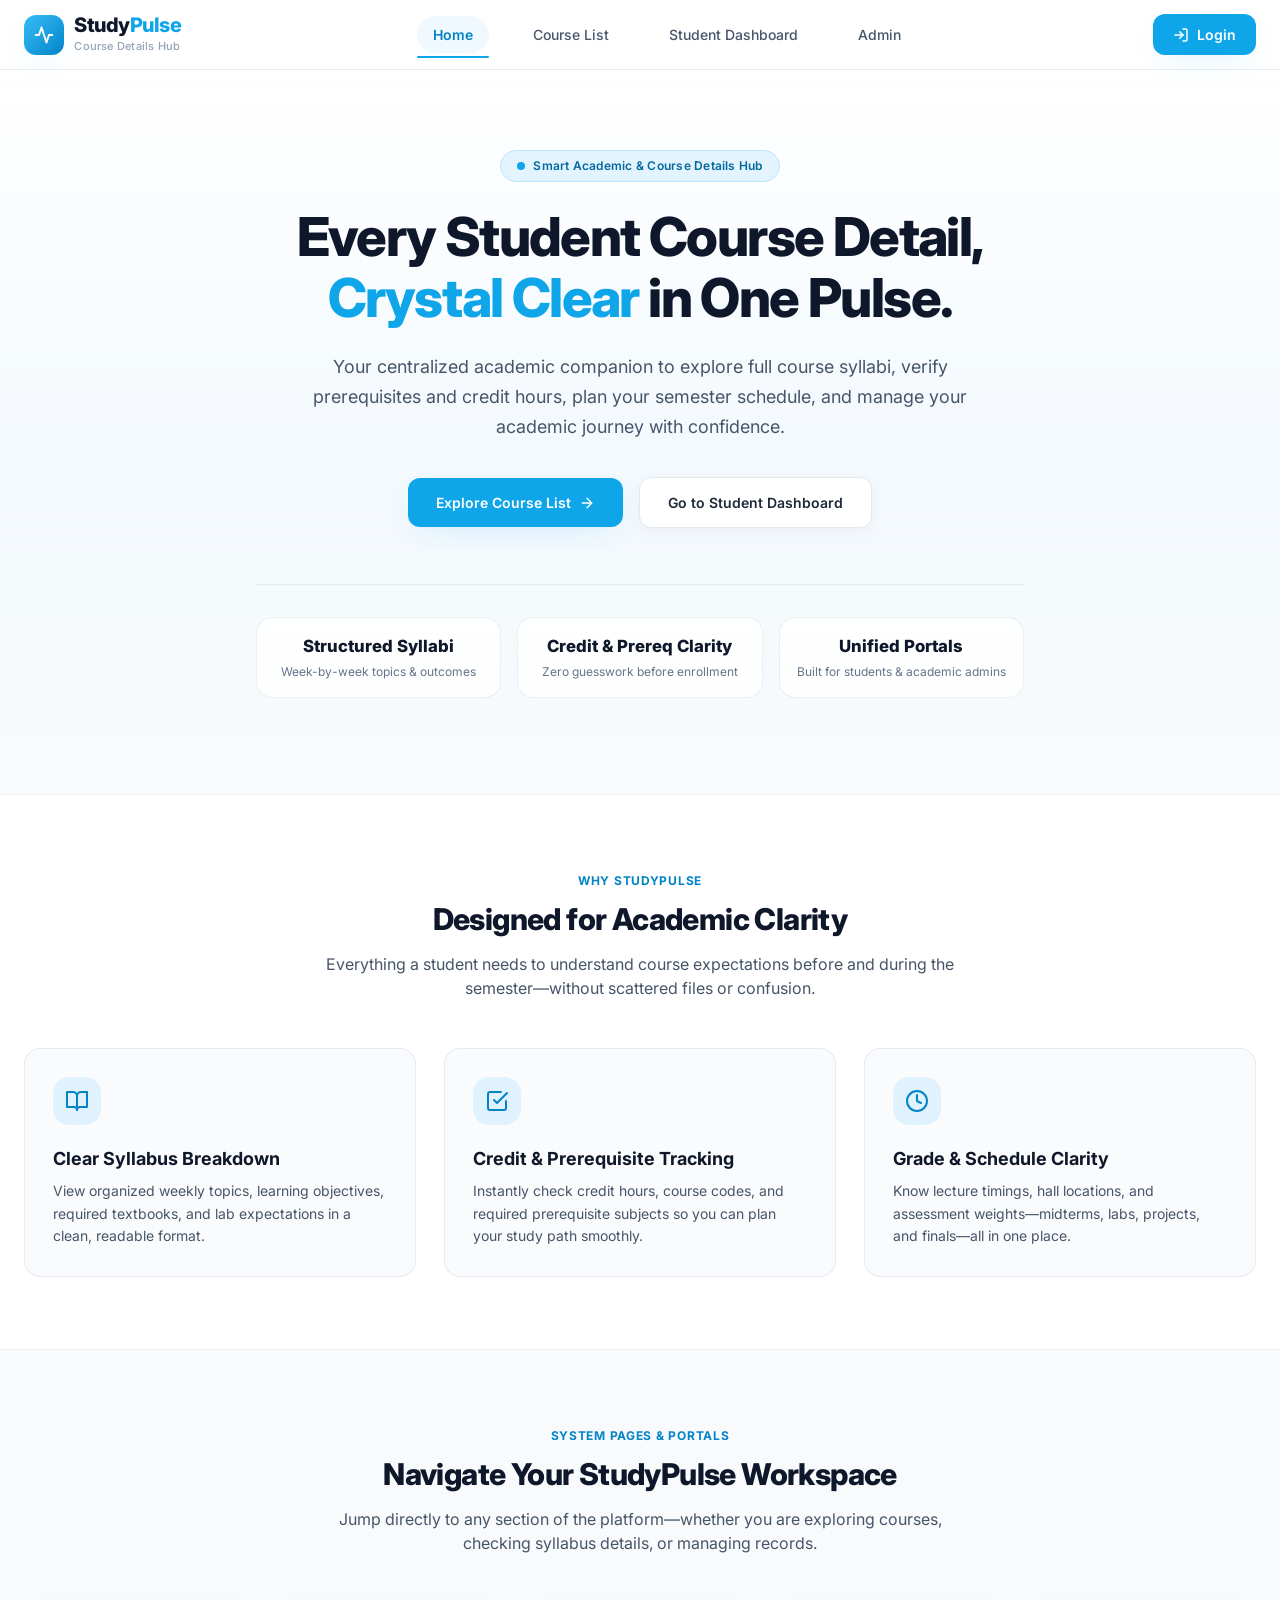
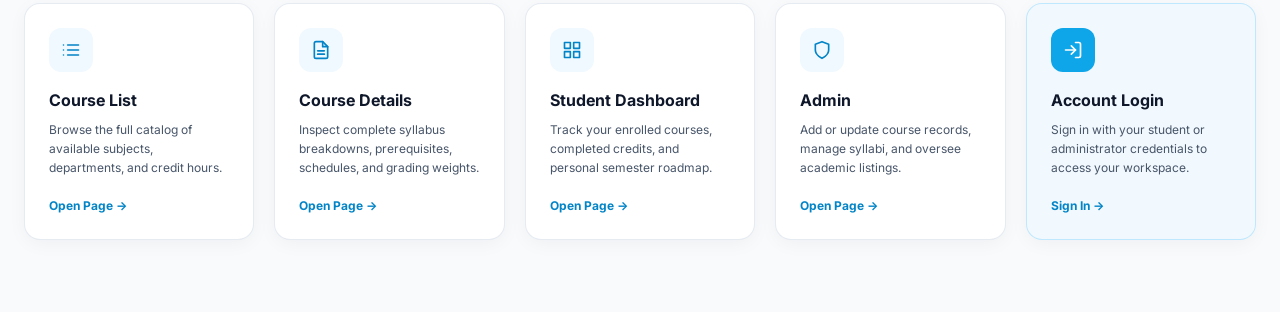
<file: index.html>
<!DOCTYPE html>
<html lang="en">
<head>
  <meta charset="UTF-8" />
  <meta name="viewport" content="width=device-width, initial-scale=1.0" />
  <title>StudyPulse — Smart Student Course Details & Academic Hub</title>
  <link rel="preconnect" href="https://fonts.googleapis.com" />
  <link rel="preconnect" href="https://fonts.gstatic.com" crossorigin />
  <link href="https://fonts.googleapis.com/css2?family=Inter:wght@400;500;600;700;800&display=swap" rel="stylesheet" />
  <link rel="stylesheet" href="style.css" />
</head>
<body>

  <!-- ==================== STICKY NAVIGATION BAR ==================== -->
  <header class="navbar">
    <div class="container nav-container">
      <!-- Pure CSS Mobile Toggle Checkbox -->
      <input type="checkbox" id="menu-toggle" class="menu-toggle" aria-label="Toggle Menu" />

      <!-- Brand Logo -->
      <a href="index.html" class="brand">
        <div class="brand-icon">
          <svg width="20" height="20" viewBox="0 0 24 24" fill="none" stroke="currentColor" stroke-width="2.3" stroke-linecap="round" stroke-linejoin="round">
            <path d="M22 12h-4l-3 9L9 3l-3 9H2" />
          </svg>
        </div>
        <div class="brand-text">
          <span class="brand-name">Study<span class="text-primary">Pulse</span></span>
          <span class="brand-tagline">Course Details Hub</span>
        </div>
      </a>

      <!-- Desktop Navigation Links -->
      <nav aria-label="Primary Navigation" class="nav-links">
        <a href="index.html" class="nav-link active">Home</a>
        <a href="course-list.html" class="nav-link">Course List</a>
        <a href="student-dashboard.html" class="nav-link">Student Dashboard</a>
        <a href="admin.html" class="nav-link">Admin</a>
      </nav>

      <!-- Right CTA + Pure CSS Mobile Label Button -->
      <div class="nav-actions">
        <a href="login.html" class="btn btn-primary btn-nav-login">
          <svg width="16" height="16" viewBox="0 0 24 24" fill="none" stroke="currentColor" stroke-width="2.2" stroke-linecap="round" stroke-linejoin="round">
            <path d="M15 3h4a2 2 0 0 1 2 2v14a2 2 0 0 1-2 2h-4" />
            <polyline points="10 17 15 12 10 7" />
            <line x1="15" y1="12" x2="3" y2="12" />
          </svg>
          Login
        </a>

        <label for="menu-toggle" class="hamburger-btn" aria-label="Open Navigation Menu">
          <svg class="icon-open" width="20" height="20" viewBox="0 0 24 24" fill="none" stroke="currentColor" stroke-width="2.2" stroke-linecap="round" stroke-linejoin="round">
            <line x1="3" y1="6" x2="21" y2="6" />
            <line x1="3" y1="12" x2="21" y2="12" />
            <line x1="3" y1="18" x2="21" y2="18" />
          </svg>
          <svg class="icon-close" width="20" height="20" viewBox="0 0 24 24" fill="none" stroke="currentColor" stroke-width="2.2" stroke-linecap="round" stroke-linejoin="round">
            <line x1="18" y1="6" x2="6" y2="18" />
            <line x1="6" y1="6" x2="18" y2="18" />
          </svg>
        </label>
      </div>

      <!-- Mobile Dropdown Navigation (Controlled via CSS :checked) -->
      <div class="mobile-menu">
        <a href="index.html" class="mobile-link active">Home</a>
        <a href="course-list.html" class="mobile-link">Course List</a>
        <a href="course-details.html" class="mobile-link">Course Details</a>
        <a href="student-dashboard.html" class="mobile-link">Student Dashboard</a>
        <a href="admin.html" class="mobile-link">Admin</a>
        <a href="login.html" class="btn btn-primary mobile-login-btn">Login to Portal</a>
      </div>
    </div>
  </header>

  <!-- ==================== HERO SECTION ==================== -->
  <main id="home">
    <section class="hero">
      <div class="hero-glow hero-glow-right"></div>
      <div class="hero-glow hero-glow-left"></div>

      <div class="container hero-content">
        <div class="badge">
          <span class="pulse-dot"></span>
          Smart Academic &amp; Course Details Hub
        </div>

        <h1 class="hero-title">
          Every Student Course Detail, <span class="text-primary">Crystal Clear</span> in One Pulse.
        </h1>

        <p class="hero-subtitle">
          Your centralized academic companion to explore full course syllabi, verify prerequisites and credit hours, plan your semester schedule, and manage your academic journey with confidence.
        </p>

        <div class="hero-buttons">
          <a href="course-list.html" class="btn btn-primary btn-lg">
            Explore Course List
            <svg width="16" height="16" viewBox="0 0 24 24" fill="none" stroke="currentColor" stroke-width="2.2" stroke-linecap="round" stroke-linejoin="round">
              <line x1="5" y1="12" x2="19" y2="12" />
              <polyline points="12 5 19 12 12 19" />
            </svg>
          </a>
          <a href="student-dashboard.html" class="btn btn-outline btn-lg">
            Go to Student Dashboard
          </a>
        </div>

        <!-- Clean Platform Highlights -->
        <div class="highlights-grid">
          <div class="highlight-card">
            <h3>Structured Syllabi</h3>
            <p>Week-by-week topics &amp; outcomes</p>
          </div>
          <div class="highlight-card">
            <h3 class="text-primary-dark">Credit &amp; Prereq Clarity</h3>
            <p>Zero guesswork before enrollment</p>
          </div>
          <div class="highlight-card">
            <h3>Unified Portals</h3>
            <p>Built for students &amp; academic admins</p>
          </div>
        </div>
      </div>
    </section>

    <!-- ==================== HOW STUDYPULSE HELPS STUDENTS ==================== -->
    <section id="features-section" class="section-white">
      <div class="container">
        <div class="section-header">
          <span class="section-eyebrow">Why StudyPulse</span>
          <h2 class="section-title">Designed for Academic Clarity</h2>
          <p class="section-desc">
            Everything a student needs to understand course expectations before and during the semester—without scattered files or confusion.
          </p>
        </div>

        <div class="features-grid">
          <div class="feature-card">
            <div class="feature-icon">
              <svg width="24" height="24" viewBox="0 0 24 24" fill="none" stroke="currentColor" stroke-width="2" stroke-linecap="round" stroke-linejoin="round">
                <path d="M2 3h6a4 4 0 0 1 4 4v14a3 3 0 0 0-3-3H2z" />
                <path d="M22 3h-6a4 4 0 0 0-4 4v14a3 3 0 0 1 3-3h7z" />
              </svg>
            </div>
            <h3>Clear Syllabus Breakdown</h3>
            <p>
              View organized weekly topics, learning objectives, required textbooks, and lab expectations in a clean, readable format.
            </p>
          </div>

          <div class="feature-card">
            <div class="feature-icon">
              <svg width="24" height="24" viewBox="0 0 24 24" fill="none" stroke="currentColor" stroke-width="2" stroke-linecap="round" stroke-linejoin="round">
                <polyline points="9 11 12 14 22 4" />
                <path d="M21 12v7a2 2 0 0 1-2 2H5a2 2 0 0 1-2-2V5a2 2 0 0 1 2-2h11" />
              </svg>
            </div>
            <h3>Credit &amp; Prerequisite Tracking</h3>
            <p>
              Instantly check credit hours, course codes, and required prerequisite subjects so you can plan your study path smoothly.
            </p>
          </div>

          <div class="feature-card">
            <div class="feature-icon">
              <svg width="24" height="24" viewBox="0 0 24 24" fill="none" stroke="currentColor" stroke-width="2" stroke-linecap="round" stroke-linejoin="round">
                <circle cx="12" cy="12" r="10" />
                <polyline points="12 6 12 12 16 14" />
              </svg>
            </div>
            <h3>Grade &amp; Schedule Clarity</h3>
            <p>
              Know lecture timings, hall locations, and assessment weights—midterms, labs, projects, and finals—all in one place.
            </p>
          </div>
        </div>
      </div>
    </section>

    <!-- ==================== PLATFORM PORTALS / SYSTEM PAGES OVERVIEW ==================== -->
    <section id="portals-section" class="section-light">
      <div class="container">
        <div class="section-header">
          <span class="section-eyebrow">System Pages &amp; Portals</span>
          <h2 class="section-title">Navigate Your StudyPulse Workspace</h2>
          <p class="section-desc">
            Jump directly to any section of the platform—whether you are exploring courses, checking syllabus details, or managing records.
          </p>
        </div>

        <div class="portals-grid">
          <a href="course-list.html" class="portal-card">
            <div>
              <div class="portal-icon">
                <svg width="20" height="20" viewBox="0 0 24 24" fill="none" stroke="currentColor" stroke-width="2" stroke-linecap="round" stroke-linejoin="round">
                  <line x1="8" y1="6" x2="21" y2="6" />
                  <line x1="8" y1="12" x2="21" y2="12" />
                  <line x1="8" y1="18" x2="21" y2="18" />
                  <line x1="3" y1="6" x2="3.01" y2="6" />
                  <line x1="3" y1="12" x2="3.01" y2="12" />
                  <line x1="3" y1="18" x2="3.01" y2="18" />
                </svg>
              </div>
              <h3>Course List</h3>
              <p>Browse the full catalog of available subjects, departments, and credit hours.</p>
            </div>
            <span class="portal-link">Open Page →</span>
          </a>

          <a href="course-details.html" class="portal-card">
            <div>
              <div class="portal-icon">
                <svg width="20" height="20" viewBox="0 0 24 24" fill="none" stroke="currentColor" stroke-width="2" stroke-linecap="round" stroke-linejoin="round">
                  <path d="M14 2H6a2 2 0 0 0-2 2v16a2 2 0 0 0 2 2h12a2 2 0 0 0 2-2V8z" />
                  <polyline points="14 2 14 8 20 8" />
                  <line x1="16" y1="13" x2="8" y2="13" />
                  <line x1="16" y1="17" x2="8" y2="17" />
                </svg>
              </div>
              <h3>Course Details</h3>
              <p>Inspect complete syllabus breakdowns, prerequisites, schedules, and grading weights.</p>
            </div>
            <span class="portal-link">Open Page →</span>
          </a>

          <a href="student-dashboard.html" class="portal-card">
            <div>
              <div class="portal-icon">
                <svg width="20" height="20" viewBox="0 0 24 24" fill="none" stroke="currentColor" stroke-width="2" stroke-linecap="round" stroke-linejoin="round">
                  <rect x="3" y="3" width="7" height="7" />
                  <rect x="14" y="3" width="7" height="7" />
                  <rect x="14" y="14" width="7" height="7" />
                  <rect x="3" y="14" width="7" height="7" />
                </svg>
              </div>
              <h3>Student Dashboard</h3>
              <p>Track your enrolled courses, completed credits, and personal semester roadmap.</p>
            </div>
            <span class="portal-link">Open Page →</span>
          </a>

          <a href="admin.html" class="portal-card">
            <div>
              <div class="portal-icon">
                <svg width="20" height="20" viewBox="0 0 24 24" fill="none" stroke="currentColor" stroke-width="2" stroke-linecap="round" stroke-linejoin="round">
                  <path d="M12 22s8-4 8-10V5l-8-3-8 3v7c0 6 8 10 8 10z" />
                </svg>
              </div>
              <h3>Admin</h3>
              <p>Add or update course records, manage syllabi, and oversee academic listings.</p>
            </div>
            <span class="portal-link">Open Page →</span>
          </a>

          <a href="login.html" class="portal-card portal-card-highlight">
            <div>
              <div class="portal-icon portal-icon-solid">
                <svg width="20" height="20" viewBox="0 0 24 24" fill="none" stroke="currentColor" stroke-width="2" stroke-linecap="round" stroke-linejoin="round">
                  <path d="M15 3h4a2 2 0 0 1 2 2v14a2 2 0 0 1-2 2h-4" />
                  <polyline points="10 17 15 12 10 7" />
                  <line x1="15" y1="12" x2="3" y2="12" />
                </svg>
              </div>
              <h3>Account Login</h3>
              <p>Sign in with your student or administrator credentials to access your workspace.</p>
            </div>
            <span class="portal-link">Sign In →</span>
          </a>
        </div>
      </div>
    </section>
</file>
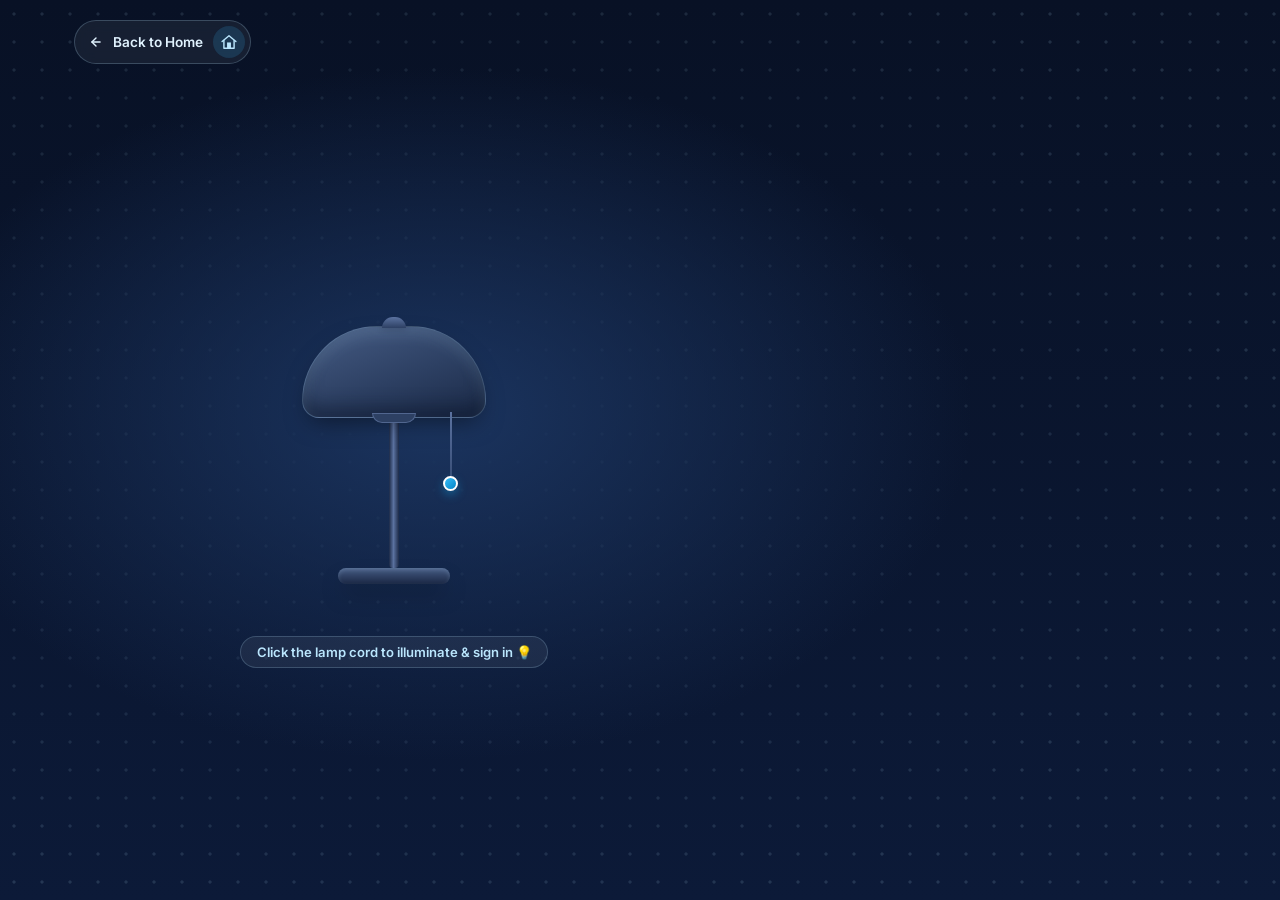
<file: admin.html>
<!DOCTYPE html>
<html lang="en">
    <head>
        <script src="admin-guard.js"></script>
        <meta charset="UTF-8">
        <meta name="viewport" content="width=device-width, initial-scale=1">
        <title>Admin Dashboard</title>
        <link rel="stylesheet" href="hoda.css">
        <link rel="stylesheet" href="style.css">
    </head>
    <body class="admin">

        <!-- Top bar -->
        <header class="navbar">
    <div class="container nav-container">
      <!-- Pure CSS Mobile Toggle Checkbox -->
      <input type="checkbox" id="menu-toggle" class="menu-toggle" aria-label="Toggle Menu" />

      <!-- Brand Logo -->
      <a href="index.html" class="brand">
        <div class="brand-icon">
          <svg width="20" height="20" viewBox="0 0 24 24" fill="none" stroke="currentColor" stroke-width="2.3" stroke-linecap="round" stroke-linejoin="round">
            <path d="M22 12h-4l-3 9L9 3l-3 9H2" />
          </svg>
        </div>
        <div class="brand-text">
          <span class="brand-name">Study<span class="text-primary">Pulse</span></span>
          <span class="brand-tagline">Course Details Hub</span>
        </div>
      </a>

      <!-- Desktop Navigation Links -->
      <nav aria-label="Primary Navigation" class="nav-links">
        <a href="index.html" class="nav-link active">Home</a>
        <a href="course-list.html" class="nav-link">Course List</a>
        <a href="student-dashboard.html" class="nav-link">Student Dashboard</a>
        <a href="admin.html" class="nav-link">Admin</a>
      </nav>

      <!-- Right CTA + Pure CSS Mobile Label Button -->
      <div class="nav-actions">
        <a href="login.html" class="btn btn-primary btn-nav-login">
          <svg width="16" height="16" viewBox="0 0 24 24" fill="none" stroke="currentColor" stroke-width="2.2" stroke-linecap="round" stroke-linejoin="round">
            <path d="M15 3h4a2 2 0 0 1 2 2v14a2 2 0 0 1-2 2h-4" />
            <polyline points="10 17 15 12 10 7" />
            <line x1="15" y1="12" x2="3" y2="12" />
          </svg>
          Login
        </a>

        <label for="menu-toggle" class="hamburger-btn" aria-label="Open Navigation Menu">
          <svg class="icon-open" width="20" height="20" viewBox="0 0 24 24" fill="none" stroke="currentColor" stroke-width="2.2" stroke-linecap="round" stroke-linejoin="round">
            <line x1="3" y1="6" x2="21" y2="6" />
            <line x1="3" y1="12" x2="21" y2="12" />
            <line x1="3" y1="18" x2="21" y2="18" />
          </svg>
          <svg class="icon-close" width="20" height="20" viewBox="0 0 24 24" fill="none" stroke="currentColor" stroke-width="2.2" stroke-linecap="round" stroke-linejoin="round">
            <line x1="18" y1="6" x2="6" y2="18" />
            <line x1="6" y1="6" x2="18" y2="18" />
          </svg>
        </label>
      </div>

      <!-- Mobile Dropdown Navigation (Controlled via CSS :checked) -->
      <div class="mobile-menu">
        <a href="index.html" class="mobile-link active">Home</a>
        <a href="course-list.html" class="mobile-link">Course List</a>
        <a href="course-details.html" class="mobile-link">Course Details</a>
        <a href="student-dashboard.html" class="mobile-link">Student Dashboard</a>
        <a href="admin.html" class="mobile-link">Admin</a>
        <a href="login.html" class="btn btn-primary mobile-login-btn">Login to Portal</a>
      </div>
    </div>
  </header>

        <div class="admin-layout">

            <!-- Side menu -->
            <div class="sidebar">
                <div class="avatar"><svg viewBox="0 0 130 130"><circle cx="65" cy="50" r="22" fill="#1E3A8A"></circle><path d="M20 130c0-30 20-46 45-46s45 16 45 46z" fill="#1E3A8A"></path><path d="M57 86l8 12 8-12z" fill="#FFFFFF"></path><path d="M62 98l3 24 3-24z" fill="#3B6FE0"></path></svg></div>
                <h3>Welcome,<br><span class="user-name">Admin</span>!</h3>
                <a href="#courses" class="active"><svg class="ico" viewBox="0 0 24 24"><path d="M2 4h6a4 4 0 0 1 4 4v13a3 3 0 0 0-3-3H2z"></path><path d="M22 4h-6a4 4 0 0 0-4 4v13a3 3 0 0 1 3-3h7z"></path></svg>Manage Courses</a>
                <a href="#capacities"><svg class="ico" viewBox="0 0 24 24"><line x1="18" y1="20" x2="18" y2="10"></line><line x1="12" y1="20" x2="12" y2="4"></line><line x1="6" y1="20" x2="6" y2="14"></line></svg>Course Capacities</a>
                <a href="#students"><svg class="ico" viewBox="0 0 24 24"><path d="M17 21v-2a4 4 0 0 0-4-4H5a4 4 0 0 0-4 4v2"></path><circle cx="9" cy="7" r="4"></circle><path d="M23 21v-2a4 4 0 0 0-3-3.87"></path><path d="M16 3.13a4 4 0 0 1 0 7.75"></path></svg>Manage Students</a>
                <a href="login.html"><svg class="ico" viewBox="0 0 24 24"><path d="M9 21H5a2 2 0 0 1-2-2V5a2 2 0 0 1 2-2h4"></path><polyline points="16 17 21 12 16 7"></polyline><line x1="21" y1="12" x2="9" y2="12"></line></svg>Logout</a>
            </div>

            <!-- Main part -->
            <div class="content">

                <div class="panel banner">
                    <svg class="wave" viewBox="0 0 400 120" preserveAspectRatio="none"><path d="M0 120C80 110 120 20 220 40S340 90 400 30V120z" fill="#C4D5F8" opacity="0.7"></path><path d="M290 40l12-14M318 26l10-12M334 50l16-4" stroke="#4C7FE8" stroke-width="5" stroke-linecap="round"></path></svg><svg class="books" viewBox="0 0 150 110">
<rect x="22" y="66" width="108" height="30" rx="5" fill="#1E3A8A"></rect><rect x="30" y="72" width="98" height="18" rx="3" fill="#FFFFFF"></rect>
<rect x="14" y="40" width="108" height="30" rx="5" fill="#2F62D8"></rect><rect x="22" y="46" width="98" height="18" rx="3" fill="#FFFFFF"></rect>
<rect x="30" y="14" width="100" height="30" rx="5" fill="#3F7BF2"></rect><rect x="38" y="20" width="90" height="18" rx="3" fill="#FFFFFF"></rect>
</svg>
                    <h1>Admin Dashboard</h1>
                </div>

                <!-- Manage Courses - Add -->
                <div class="panel" id="courses">
                    <h2>Manage Courses - Add</h2>
                    <form action="admin.html" method="get">
                        <table class="info">
                            <tbody><tr>
                                <td class="label">Course Code</td>
                                <td><input type="text" name="code"></td>
                                <td class="label">Course Name</td>
                                <td><input type="text" name="name"></td>
                            </tr>
                            <tr>
                                <td class="label">Credit Hours</td>
                                <td>
                                    <select name="cr">
                                        <option>2</option>
                                        <option>3</option>
                                        <option>4</option>
                                    </select>
                                </td>
                                <td class="label">Instructor</td>
                                <td><input type="text" name="inst"></td>
                            </tr>
                            <tr>
                                <td class="label">Days and Time</td>
                                <td><input type="text" name="time"></td>
                                <td class="label">Room</td>
                                <td><input type="text" name="room"></td>
                            </tr>
                            <tr>
                                <td class="label">Capacity</td>
                                <td><input type="number" name="cap"></td>
                                <td class="label">Prerequisite</td>
                                <td><input type="text" name="pre"></td>
                            </tr>
                            <tr>
                                <td class="plain" colspan="4"><button type="submit">Add Course</button></td>
                            </tr>
                        </tbody></table>
                    </form>
                </div>

                <!-- Manage Courses - Update and Delete -->
                <div class="panel">
                    <h2>Manage Courses - Update and Delete</h2>
                    <table class="list">
                        <tbody><tr>
                            <th>Code</th>
                            <th>Course Name</th>
                            <th>Credits</th>
                            <th>Instructor</th>
                            <th>Days and Time</th>
                            <th>Prerequisite</th>
                            <th>Actions</th>
                        </tr>
                        <tr>
                            <td>CS230</td>
                            <td>Web Programming</td>
                            <td>3</td>
                            <td>Dr. Mona Adel</td>
                            <td>Mon/Wed 10:30 - 12:00</td>
                            <td>None</td>
                            <td>
                                <button type="button" class="edit"><svg class="ico" viewBox="0 0 24 24"><path d="M17 3a2.83 2.83 0 1 1 4 4L7.5 20.5 2 22l1.5-5.5z"></path></svg>Update</button>
                                <button type="button" class="delete"><svg class="ico" viewBox="0 0 24 24"><polyline points="3 6 5 6 21 6"></polyline><path d="M19 6l-1 14a2 2 0 0 1-2 2H8a2 2 0 0 1-2-2L5 6"></path><path d="M10 11v6"></path><path d="M14 11v6"></path><path d="M9 6V4a1 1 0 0 1 1-1h4a1 1 0 0 1 1 1v2"></path></svg>Delete</button>
                            </td>
                        </tr>
                        <tr>
                            <td>CS301</td>
                            <td>Database Systems</td>
                            <td>3</td>
                            <td>Dr. Sameh Fathy</td>
                            <td>Sun/Tue 12:00 - 13:30</td>
                            <td>CS201</td>
                            <td>
                                <button type="button" class="edit"><svg class="ico" viewBox="0 0 24 24"><path d="M17 3a2.83 2.83 0 1 1 4 4L7.5 20.5 2 22l1.5-5.5z"></path></svg>Update</button>
                                <button type="button" class="delete"><svg class="ico" viewBox="0 0 24 24"><polyline points="3 6 5 6 21 6"></polyline><path d="M19 6l-1 14a2 2 0 0 1-2 2H8a2 2 0 0 1-2-2L5 6"></path><path d="M10 11v6"></path><path d="M14 11v6"></path><path d="M9 6V4a1 1 0 0 1 1-1h4a1 1 0 0 1 1 1v2"></path></svg>Delete</button>
                            </td>
                        </tr>
                        <tr>
                            <td>MATH201</td>
                            <td>Discrete Mathematics</td>
                            <td>3</td>
                            <td>Dr. Karim Nabil</td>
                            <td>Mon/Wed 10:30 - 12:00</td>
                            <td>None</td>
                            <td>
                                <button type="button" class="edit"><svg class="ico" viewBox="0 0 24 24"><path d="M17 3a2.83 2.83 0 1 1 4 4L7.5 20.5 2 22l1.5-5.5z"></path></svg>Update</button>
                                <button type="button" class="delete"><svg class="ico" viewBox="0 0 24 24"><polyline points="3 6 5 6 21 6"></polyline><path d="M19 6l-1 14a2 2 0 0 1-2 2H8a2 2 0 0 1-2-2L5 6"></path><path d="M10 11v6"></path><path d="M14 11v6"></path><path d="M9 6V4a1 1 0 0 1 1-1h4a1 1 0 0 1 1 1v2"></path></svg>Delete</button>
                            </td>
                        </tr>
                        <tr>
                            <td>IS210</td>
                            <td>Systems Analysis and Design</td>
                            <td>3</td>
                            <td>Dr. Laila Yassin</td>
                            <td>Thu 09:00 - 12:00</td>
                            <td>None</td>
                            <td>
                                <button type="button" class="edit"><svg class="ico" viewBox="0 0 24 24"><path d="M17 3a2.83 2.83 0 1 1 4 4L7.5 20.5 2 22l1.5-5.5z"></path></svg>Update</button>
                                <button type="button" class="delete"><svg class="ico" viewBox="0 0 24 24"><polyline points="3 6 5 6 21 6"></polyline><path d="M19 6l-1 14a2 2 0 0 1-2 2H8a2 2 0 0 1-2-2L5 6"></path><path d="M10 11v6"></path><path d="M14 11v6"></path><path d="M9 6V4a1 1 0 0 1 1-1h4a1 1 0 0 1 1 1v2"></path></svg>Delete</button>
                            </td>
                        </tr>
                        <tr>
                            <td>ENG101</td>
                            <td>English Writing</td>
                            <td>2</td>
                            <td>Ms. Nadia Fouad</td>
                            <td>Wed 13:00 - 15:00</td>
                            <td>None</td>
                            <td>
                                <button type="button" class="edit"><svg class="ico" viewBox="0 0 24 24"><path d="M17 3a2.83 2.83 0 1 1 4 4L7.5 20.5 2 22l1.5-5.5z"></path></svg>Update</button>
                                <button type="button" class="delete"><svg class="ico" viewBox="0 0 24 24"><polyline points="3 6 5 6 21 6"></polyline><path d="M19 6l-1 14a2 2 0 0 1-2 2H8a2 2 0 0 1-2-2L5 6"></path><path d="M10 11v6"></path><path d="M14 11v6"></path><path d="M9 6V4a1 1 0 0 1 1-1h4a1 1 0 0 1 1 1v2"></path></svg>Delete</button>
                            </td>
                        </tr>
                    </tbody></table>
                </div>

                <!-- Manage Course Capacities -->
                <div class="panel" id="capacities">
                    <h2>Manage Course Capacities</h2>
                    <form action="admin.html" method="get">
                        <table class="list">
                            <tbody><tr>
                                <th>Code</th>
                                <th>Current Capacity</th>
                                <th>Enrolled</th>
                                <th>Waitlist</th>
                                <th>New Capacity</th>
                            </tr>
                            <tr>
                                <td>CS230</td>
                                <td>35</td>
                                <td>20</td>
                                <td>0</td>
                                <td><input type="number" name="c1" value="35"></td>
                            </tr>
                            <tr>
                                <td>CS301</td>
                                <td>30</td>
                                <td>30</td>
                                <td>4</td>
                                <td><input type="number" name="c2" value="30"></td>
                            </tr>
                            <tr>
                                <td>MATH201</td>
                                <td>40</td>
                                <td>30</td>
                                <td>0</td>
                                <td><input type="number" name="c3" value="40"></td>
                            </tr>
                            <tr>
                                <td>IS210</td>
                                <td>40</td>
                                <td>25</td>
                                <td>0</td>
                                <td><input type="number" name="c4" value="40"></td>
                            </tr>
                            <tr>
                                <td>ENG101</td>
                                <td>50</td>
                                <td>20</td>
                                <td>0</td>
                                <td><input type="number" name="c5" value="50"></td>
                            </tr>
                            <tr>
                                <td class="plain" colspan="5">
                                    <button type="submit">Save Capacities</button>
                                </td>
                            </tr>
                        </tbody></table>
                    </form>
                </div>

                <!-- Manage Student Records -->
                <div class="panel" id="students">
                    <h2>Manage Student Records</h2>
                    <table class="list">
                        <tbody><tr>
                            <th>Student ID</th>
                            <th>Name</th>
                            <th>Department</th>
                            <th>Level</th>
                            <th>Email</th>
                            <th>Credits</th>
                            <th>Actions</th>
                        </tr>
                        <tr>
                            <td>20240123</td>
                            <td>Ahmed Hassan</td>
                            <td>Computer Science</td>
                            <td>3</td>
                            <td>ahmed.hassan@university.edu</td>
                            <td>8</td>
                            <td><button type="button" class="edit"><svg class="ico" viewBox="0 0 24 24"><path d="M17 3a2.83 2.83 0 1 1 4 4L7.5 20.5 2 22l1.5-5.5z"></path></svg>Edit</button> <button type="button" class="delete"><svg class="ico" viewBox="0 0 24 24"><polyline points="3 6 5 6 21 6"></polyline><path d="M19 6l-1 14a2 2 0 0 1-2 2H8a2 2 0 0 1-2-2L5 6"></path><path d="M10 11v6"></path><path d="M14 11v6"></path><path d="M9 6V4a1 1 0 0 1 1-1h4a1 1 0 0 1 1 1v2"></path></svg>Delete</button></td>
                        </tr>
                        <tr>
                            <td>20240211</td>
                            <td>Sara Mahmoud</td>
                            <td>Information Systems</td>
                            <td>3</td>
                            <td>sara.mahmoud@university.edu</td>
                            <td>15</td>
                            <td><button type="button" class="edit"><svg class="ico" viewBox="0 0 24 24"><path d="M17 3a2.83 2.83 0 1 1 4 4L7.5 20.5 2 22l1.5-5.5z"></path></svg>Edit</button> <button type="button" class="delete"><svg class="ico" viewBox="0 0 24 24"><polyline points="3 6 5 6 21 6"></polyline><path d="M19 6l-1 14a2 2 0 0 1-2 2H8a2 2 0 0 1-2-2L5 6"></path><path d="M10 11v6"></path><path d="M14 11v6"></path><path d="M9 6V4a1 1 0 0 1 1-1h4a1 1 0 0 1 1 1v2"></path></svg>Delete</button></td>
                        </tr>
                        <tr>
                            <td>20240318</td>
                            <td>Omar Khaled</td>
                            <td>Computer Science</td>
                            <td>2</td>
                            <td>omar.khaled@university.edu</td>
                            <td>12</td>
                            <td><button type="button" class="edit"><svg class="ico" viewBox="0 0 24 24"><path d="M17 3a2.83 2.83 0 1 1 4 4L7.5 20.5 2 22l1.5-5.5z"></path></svg>Edit</button> <button type="button" class="delete"><svg class="ico" viewBox="0 0 24 24"><polyline points="3 6 5 6 21 6"></polyline><path d="M19 6l-1 14a2 2 0 0 1-2 2H8a2 2 0 0 1-2-2L5 6"></path><path d="M10 11v6"></path><path d="M14 11v6"></path><path d="M9 6V4a1 1 0 0 1 1-1h4a1 1 0 0 1 1 1v2"></path></svg>Delete</button></td>
                        </tr>
                        <tr>
                            <td>20240407</td>
                            <td>Mariam Ali</td>
                            <td>Mathematics</td>
                            <td>4</td>
                            <td>mariam.ali@university.edu</td>
                            <td>17</td>
                            <td><button type="button" class="edit"><svg class="ico" viewBox="0 0 24 24"><path d="M17 3a2.83 2.83 0 1 1 4 4L7.5 20.5 2 22l1.5-5.5z"></path></svg>Edit</button> <button type="button" class="delete"><svg class="ico" viewBox="0 0 24 24"><polyline points="3 6 5 6 21 6"></polyline><path d="M19 6l-1 14a2 2 0 0 1-2 2H8a2 2 0 0 1-2-2L5 6"></path><path d="M10 11v6"></path><path d="M14 11v6"></path><path d="M9 6V4a1 1 0 0 1 1-1h4a1 1 0 0 1 1 1v2"></path></svg>Delete</button></td>
                        </tr>
                    </tbody></table>
                </div>

                <!-- Edit Student Record -->
                <div class="panel">
                    <h2>Edit Student Record</h2>
                    <form action="admin.html" method="get">
                        <table class="info">
                            <tbody><tr>
                                <td class="label">Student ID</td>
                                <td><input type="text" value="20240123"></td>
                                <td class="label">Name</td>
                                <td><input type="text" value="Ahmed Hassan"></td>
                            </tr>
                            <tr>
                                <td class="label">Department</td>
                                <td>
                                    <select>
                                        <option>Computer Science</option>
                                        <option>Information Systems</option>
                                        <option>Mathematics</option>
                                    </select>
                                </td>
                                <td class="label">Level</td>
                                <td>
                                    <select>
                                        <option>3</option>
                                        <option>1</option>
                                        <option>2</option>
                                        <option>4</option>
                                    </select>
                                </td>
                            </tr>
                            <tr>
                                <td class="label">Email</td>
                                <td><input type="email" value="ahmed.hassan@university.edu"></td>
                                <td class="label">Max Credit Hours</td>
                                <td><input type="number" value="18"></td>
                            </tr>
                            <tr>
                                <td class="plain" colspan="4"><button type="submit">Save Student</button></td>
                            </tr>
                        </tbody></table>
                    </form>
                </div>

                <!-- Go to the student dashboard -->
                <p class="go"><a href="student-dashboard.html" class="go-btn"><svg class="ico" viewBox="0 0 24 24"><path d="M22 10L12 5 2 10l10 5 10-5z"></path><path d="M6 12v5c3 2 9 2 12 0v-5"></path></svg>Student Dashboard</a></p>

            </div>
        </div>
    <script src="script.js"></script>
    <span class="user"><svg class="ico" ...>...</svg><span class="user-name" data-full>Admin</span></span>
    <script src="session.js"></script>

</body></html>
</file>
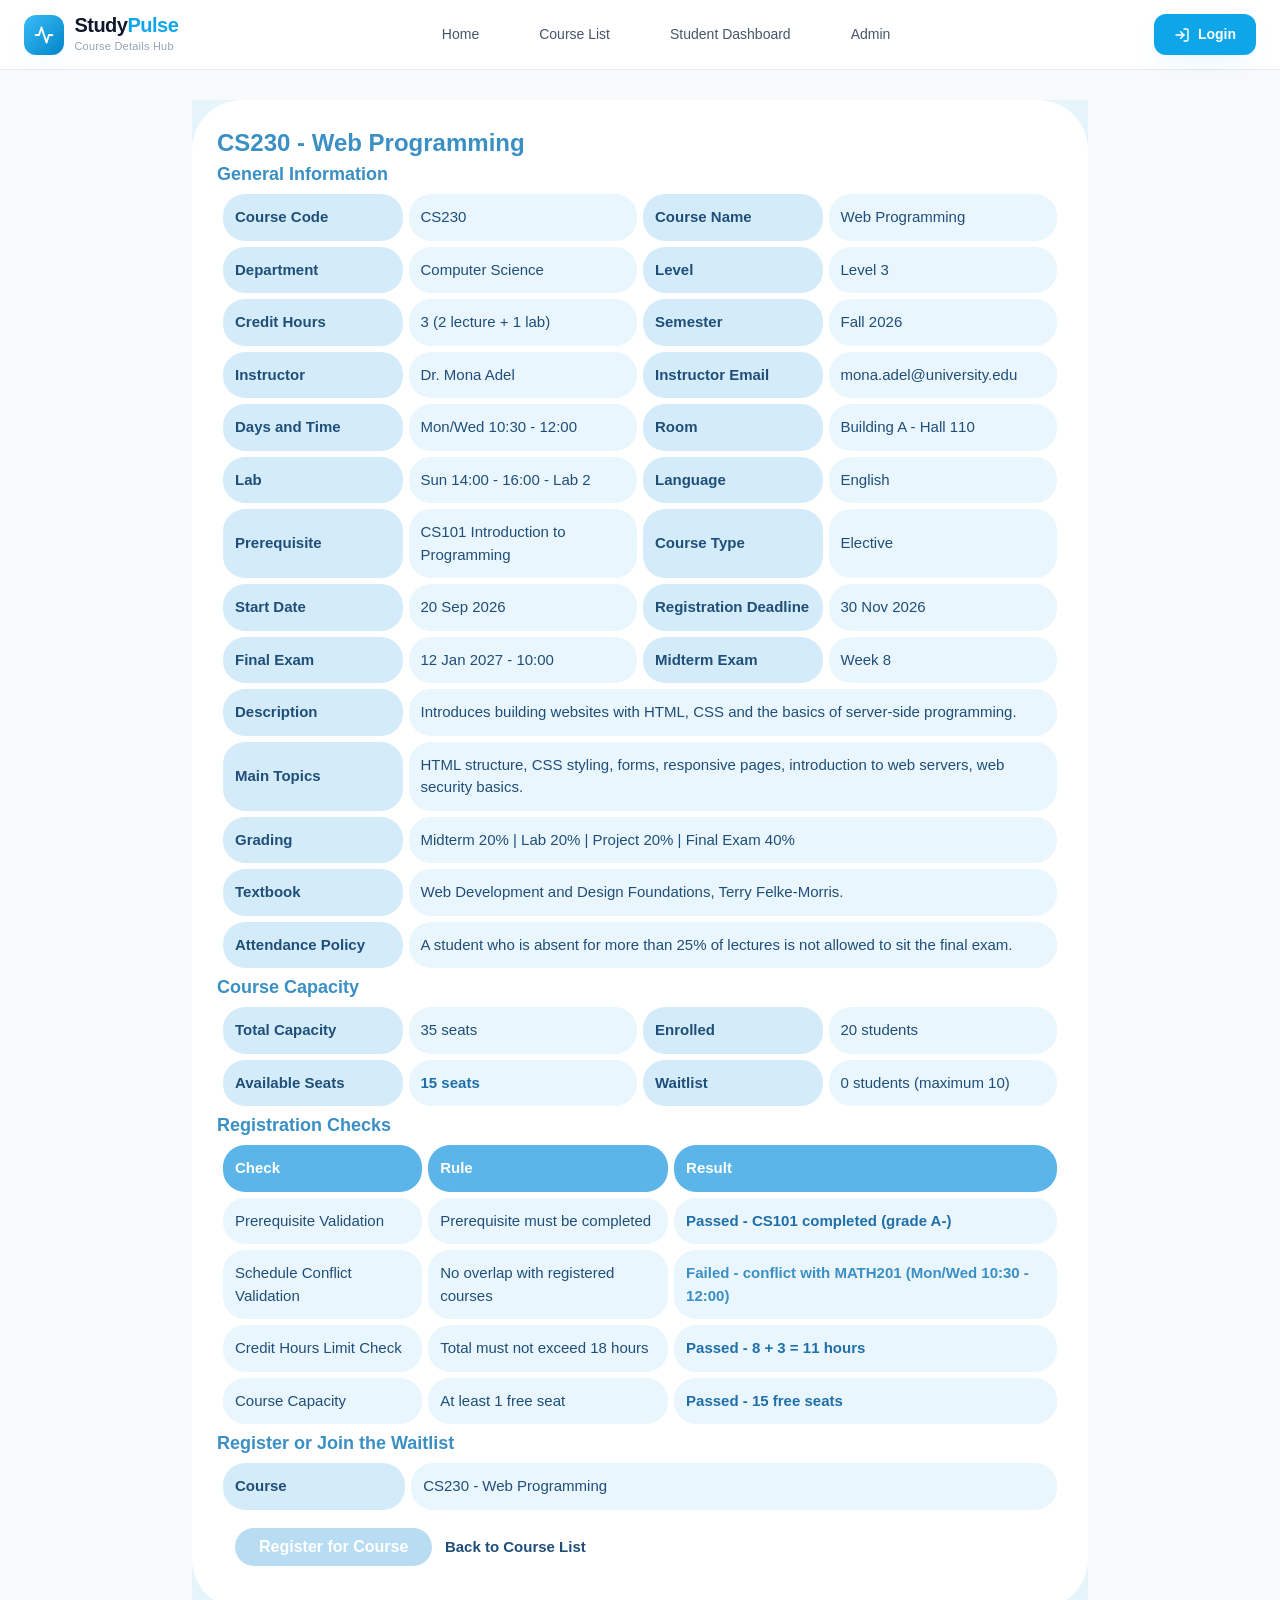
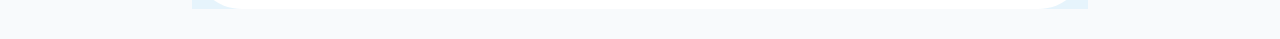
<file: course-details.html>
<!DOCTYPE html>
<html lang="en"><head>
        <meta charset="UTF-8">
        <meta name="viewport" content="width=device-width, initial-scale=1">
        <title>Course Details</title>
        <link rel="stylesheet" href="hoda.css">
        <link rel="stylesheet" href="style.css">

    </head>
    <body>

        <!-- Page card (white box in the middle) -->
        <!-- Top bar (same on every page) -->
         <header class="navbar">
    <div class="container nav-container">
      <!-- Pure CSS Mobile Toggle Checkbox -->
      <input type="checkbox" id="menu-toggle" class="menu-toggle" aria-label="Toggle Menu" />

      <!-- Brand Logo -->
      <a href="index.html" class="brand">
        <div class="brand-icon">
          <svg width="20" height="20" viewBox="0 0 24 24" fill="none" stroke="currentColor" stroke-width="2.3" stroke-linecap="round" stroke-linejoin="round">
            <path d="M22 12h-4l-3 9L9 3l-3 9H2" />
          </svg>
        </div>
        <div class="brand-text">
          <span class="brand-name">Study<span class="text-primary">Pulse</span></span>
          <span class="brand-tagline">Course Details Hub</span>
        </div>
      </a>

      <!-- Desktop Navigation Links -->
      <nav aria-label="Primary Navigation" class="nav-links">
        <a href="index.html" class="nav-link active">Home</a>
        <a href="course-list.html" class="nav-link">Course List</a>
        <a href="student-dashboard.html" class="nav-link">Student Dashboard</a>
        <a href="admin.html" class="nav-link">Admin</a>
      </nav>

      <!-- Right CTA + Pure CSS Mobile Label Button -->
      <div class="nav-actions">
        <a href="login.html" class="btn btn-primary btn-nav-login">
          <svg width="16" height="16" viewBox="0 0 24 24" fill="none" stroke="currentColor" stroke-width="2.2" stroke-linecap="round" stroke-linejoin="round">
            <path d="M15 3h4a2 2 0 0 1 2 2v14a2 2 0 0 1-2 2h-4" />
            <polyline points="10 17 15 12 10 7" />
            <line x1="15" y1="12" x2="3" y2="12" />
          </svg>
          Login
        </a>

        <label for="menu-toggle" class="hamburger-btn" aria-label="Open Navigation Menu">
          <svg class="icon-open" width="20" height="20" viewBox="0 0 24 24" fill="none" stroke="currentColor" stroke-width="2.2" stroke-linecap="round" stroke-linejoin="round">
            <line x1="3" y1="6" x2="21" y2="6" />
            <line x1="3" y1="12" x2="21" y2="12" />
            <line x1="3" y1="18" x2="21" y2="18" />
          </svg>
          <svg class="icon-close" width="20" height="20" viewBox="0 0 24 24" fill="none" stroke="currentColor" stroke-width="2.2" stroke-linecap="round" stroke-linejoin="round">
            <line x1="18" y1="6" x2="6" y2="18" />
            <line x1="6" y1="6" x2="18" y2="18" />
          </svg>
        </label>
      </div>

      <!-- Mobile Dropdown Navigation (Controlled via CSS :checked) -->
      <div class="mobile-menu">
        <a href="index.html" class="mobile-link active">Home</a>
        <a href="course-list.html" class="mobile-link">Course List</a>
        <a href="course-details.html" class="mobile-link">Course Details</a>
        <a href="student-dashboard.html" class="mobile-link">Student Dashboard</a>
        <a href="admin.html" class="mobile-link">Admin</a>
        <a href="login.html" class="btn btn-primary mobile-login-btn">Login to Portal</a>
      </div>
    </div>
  </header>

        <table class="outer">
            <tbody><tr>
                <td class="page">
                    <div class="course" id="CS230">

                        <h2>CS230 - Web Programming</h2>

                        <!-- General Information -->
                        <h3>General Information</h3>
                        <table class="info">
                            <tbody><tr>
                                <td class="label">Course Code</td>
                                <td>CS230</td>
                                <td class="label">Course Name</td>
                                <td>Web Programming</td>
                            </tr>
                            <tr>
                                <td class="label">Department</td>
                                <td>Computer Science</td>
                                <td class="label">Level</td>
                                <td>Level 3</td>
                            </tr>
                            <tr>
                                <td class="label">Credit Hours</td>
                                <td>3 (2 lecture + 1 lab)</td>
                                <td class="label">Semester</td>
                                <td>Fall 2026</td>
                            </tr>
                            <tr>
                                <td class="label">Instructor</td>
                                <td>Dr. Mona Adel</td>
                                <td class="label">Instructor Email</td>
                                <td>mona.adel@university.edu</td>
                            </tr>
                            <tr>
                                <td class="label">Days and Time</td>
                                <td>Mon/Wed 10:30 - 12:00</td>
                                <td class="label">Room</td>
                                <td>Building A - Hall 110</td>
                            </tr>
                            <tr>
                                <td class="label">Lab</td>
                                <td>Sun 14:00 - 16:00 - Lab 2</td>
                                <td class="label">Language</td>
                                <td>English</td>
                            </tr>
                            <tr>
                                <td class="label">Prerequisite</td>
                                <td>CS101 Introduction to Programming</td>
                                <td class="label">Course Type</td>
                                <td>Elective</td>
                            </tr>
                            <tr>
                                <td class="label">Start Date</td>
                                <td>20 Sep 2026</td>
                                <td class="label">Registration Deadline</td>
                                <td>30 Nov 2026</td>
                            </tr>
                            <tr>
                                <td class="label">Final Exam</td>
                                <td>12 Jan 2027 - 10:00</td>
                                <td class="label">Midterm Exam</td>
                                <td>Week 8</td>
                            </tr>
                            <tr>
                                <td class="label">Description</td>
                                <td colspan="3">
                                    Introduces building websites with HTML, CSS and the basics of server-side programming.
                                </td>
                            </tr>
                            <tr>
                                <td class="label">Main Topics</td>
                                <td colspan="3">
                                    HTML structure, CSS styling, forms, responsive pages, introduction to web servers, web security basics.
                                </td>
                            </tr>
                            <tr>
                                <td class="label">Grading</td>
                                <td colspan="3">Midterm 20% | Lab 20% | Project 20% | Final Exam 40%</td>
                            </tr>
                            <tr>
                                <td class="label">Textbook</td>
                                <td colspan="3">
                                    Web Development and Design Foundations, Terry Felke-Morris.
                                </td>
                            </tr>
                            <tr>
                                <td class="label">Attendance Policy</td>
                                <td colspan="3">
                                    A student who is absent for more than 25% of lectures is not allowed to sit the final exam.
                                </td>
                            </tr>
                        </tbody></table>

                        <!-- Course Capacity -->
                        <h3>Course Capacity</h3>
                        <table class="info">
                            <tbody><tr>
                                <td class="label">Total Capacity</td>
                                <td>35 seats</td>
                                <td class="label">Enrolled</td>
                                <td>20 students</td>
                            </tr>
                            <tr>
                                <td class="label">Available Seats</td>
                                <td class="good">15 seats</td>
                                <td class="label">Waitlist</td>
                                <td>0 students (maximum 10)</td>
                            </tr>
                        </tbody></table>

                        <!-- Registration Checks -->
                        <h3>Registration Checks</h3>
                        <table>
                            <tbody><tr>
                                <th>Check</th>
                                <th>Rule</th>
                                <th>Result</th>
                            </tr>
                            <tr>
                                <td>Prerequisite Validation</td>
                                <td>Prerequisite must be completed</td>
                                <td class="good">Passed - CS101 completed (grade A-)</td>
                            </tr>
                            <tr>
                                <td>Schedule Conflict Validation</td>
                                <td>No overlap with registered courses</td>
                                <td class="bad">Failed - conflict with MATH201 (Mon/Wed 10:30 - 12:00)</td>
                            </tr>
                            <tr>
                                <td>Credit Hours Limit Check</td>
                                <td>Total must not exceed 18 hours</td>
                                <td class="good">Passed - 8 + 3 = 11 hours</td>
                            </tr>
                            <tr>
                                <td>Course Capacity</td>
                                <td>At least 1 free seat</td>
                                <td class="good">Passed - 15 free seats</td>
                            </tr>
                        </tbody></table>

                        <!-- Register or Join the Waitlist -->
                        <h3>Register or Join the Waitlist</h3>
                        <form action="my-schedule.html" method="get">
                            <table class="info">
                                <tbody><tr>
                                    <td class="label">Course</td>
                                    <td>CS230 - Web Programming</td>
                                </tr>
                                <tr>
                                    <td class="plain" colspan="2">
                                        <button type="submit" disabled="">Register for Course</button>
                                        &nbsp;
                                        <a href="course-list.html">Back to Course List</a>
                                    </td>
                                </tr>
                            </tbody></table>
                        </form>
                    </div>
                    <div class="course" id="CS301">

                        <h2>CS301 - Database Systems</h2>

                        <!-- General Information -->
                        <h3>General Information</h3>
                        <table class="info">
                            <tbody><tr>
                                <td class="label">Course Code</td>
                                <td>CS301</td>
                                <td class="label">Course Name</td>
                                <td>Database Systems</td>
                            </tr>
                            <tr>
                                <td class="label">Department</td>
                                <td>Computer Science</td>
                                <td class="label">Level</td>
                                <td>Level 3</td>
                            </tr>
                            <tr>
                                <td class="label">Credit Hours</td>
                                <td>3 (2 lecture + 1 lab)</td>
                                <td class="label">Semester</td>
                                <td>Fall 2026</td>
                            </tr>
                            <tr>
                                <td class="label">Instructor</td>
                                <td>Dr. Sameh Fathy</td>
                                <td class="label">Instructor Email</td>
                                <td>sameh.fathy@university.edu</td>
                            </tr>
                            <tr>
                                <td class="label">Days and Time</td>
                                <td>Sun/Tue 12:00 - 13:30</td>
                                <td class="label">Room</td>
                                <td>Building B - Hall 204</td>
                            </tr>
                            <tr>
                                <td class="label">Lab</td>
                                <td>Thu 10:00 - 12:00 - Lab 3</td>
                                <td class="label">Language</td>
                                <td>English</td>
                            </tr>
                            <tr>
                                <td class="label">Prerequisite</td>
                                <td>CS201 Data Structures</td>
                                <td class="label">Course Type</td>
                                <td>Compulsory</td>
                            </tr>
                            <tr>
                                <td class="label">Start Date</td>
                                <td>20 Sep 2026</td>
                                <td class="label">Registration Deadline</td>
                                <td>30 Nov 2026</td>
                            </tr>
                            <tr>
                                <td class="label">Final Exam</td>
                                <td>10 Jan 2027 - 10:00</td>
                                <td class="label">Midterm Exam</td>
                                <td>Week 8</td>
                            </tr>
                            <tr>
                                <td class="label">Description</td>
                                <td colspan="3">
                                    Introduces the design and use of database systems: the relational model, SQL, normalization, transactions, and basic database administration.
                                </td>
                            </tr>
                            <tr>
                                <td class="label">Main Topics</td>
                                <td colspan="3">
                                    ER diagrams, relational model, SQL queries, normalization, indexing, transactions, backup and security.
                                </td>
                            </tr>
                            <tr>
                                <td class="label">Grading</td>
                                <td colspan="3">
                                    Midterm 20% | Lab and Assignments 20% | Project 10% | Final Exam 50%
                                </td>
                            </tr>
                            <tr>
                                <td class="label">Textbook</td>
                                <td colspan="3">Database System Concepts, Silberschatz, Korth, Sudarshan.</td>
                            </tr>
                            <tr>
                                <td class="label">Attendance Policy</td>
                                <td colspan="3">
                                    A student who is absent for more than 25% of lectures is not allowed to sit the final exam.
                                </td>
                            </tr>
                        </tbody></table>

                        <!-- Course Capacity -->
                        <h3>Course Capacity</h3>
                        <table class="info">
                            <tbody><tr>
                                <td class="label">Total Capacity</td>
                                <td>30 seats</td>
                                <td class="label">Enrolled</td>
                                <td>30 students</td>
                            </tr>
                            <tr>
                                <td class="label">Available Seats</td>
                                <td class="bad">0 seats</td>
                                <td class="label">Waitlist</td>
                                <td>4 students (maximum 10)</td>
                            </tr>
                        </tbody></table>

                        <!-- Registration Checks -->
                        <h3>Registration Checks</h3>
                        <table>
                            <tbody><tr>
                                <th>Check</th>
                                <th>Rule</th>
                                <th>Result</th>
                            </tr>
                            <tr>
                                <td>Prerequisite Validation</td>
                                <td>Prerequisite must be completed</td>
                                <td class="good">Passed - CS201 completed (grade B+)</td>
                            </tr>
                            <tr>
                                <td>Schedule Conflict Validation</td>
                                <td>No overlap with registered courses</td>
                                <td class="good">Passed - no conflict with MATH201, IS210, ENG101</td>
                            </tr>
                            <tr>
                                <td>Credit Hours Limit Check</td>
                                <td>Total must not exceed 18 hours</td>
                                <td class="good">Passed - 8 + 3 = 11 hours</td>
                            </tr>
                            <tr>
                                <td>Course Capacity</td>
                                <td>At least 1 free seat</td>
                                <td class="bad">Failed - course is full, waitlist available</td>
                            </tr>
                        </tbody></table>

                        <!-- Register or Join the Waitlist -->
                        <h3>Register or Join the Waitlist</h3>
                        <form action="my-schedule.html" method="get">
                            <table class="info">
                                <tbody><tr>
                                    <td class="label">Course</td>
                                    <td>CS301 - Database Systems</td>
                                </tr>
                                <tr>
                                    <td class="plain" colspan="2">
                                        <button type="submit">Join Waitlist</button>
                                        &nbsp;
                                        <a href="course-list.html">Back to Course List</a>
                                    </td>
                                </tr>
                            </tbody></table>
                        </form>
                    </div>
                    <div class="course" id="CS401">

                        <h2>CS401 - Software Engineering</h2>

                        <!-- General Information -->
                        <h3>General Information</h3>
                        <table class="info">
                            <tbody><tr>
                                <td class="label">Course Code</td>
                                <td>CS401</td>
                                <td class="label">Course Name</td>
                                <td>Software Engineering</td>
                            </tr>
                            <tr>
                                <td class="label">Department</td>
                                <td>Computer Science</td>
                                <td class="label">Level</td>
                                <td>Level 4</td>
                            </tr>
                            <tr>
                                <td class="label">Credit Hours</td>
                                <td>3 (3 lecture)</td>
                                <td class="label">Semester</td>
                                <td>Fall 2026</td>
                            </tr>
                            <tr>
                                <td class="label">Instructor</td>
                                <td>Dr. Hala Samir</td>
                                <td class="label">Instructor Email</td>
                                <td>hala.samir@university.edu</td>
                            </tr>
                            <tr>
                                <td class="label">Days and Time</td>
                                <td>Thu 13:00 - 16:00</td>
                                <td class="label">Room</td>
                                <td>Building B - Hall 301</td>
                            </tr>
                            <tr>
                                <td class="label">Lab</td>
                                <td>None</td>
                                <td class="label">Language</td>
                                <td>English</td>
                            </tr>
                            <tr>
                                <td class="label">Prerequisite</td>
                                <td>CS201 Data Structures</td>
                                <td class="label">Course Type</td>
                                <td>Compulsory</td>
                            </tr>
                            <tr>
                                <td class="label">Start Date</td>
                                <td>20 Sep 2026</td>
                                <td class="label">Registration Deadline</td>
                                <td>30 Nov 2026</td>
                            </tr>
                            <tr>
                                <td class="label">Final Exam</td>
                                <td>14 Jan 2027 - 12:00</td>
                                <td class="label">Midterm Exam</td>
                                <td>Week 9</td>
                            </tr>
                            <tr>
                                <td class="label">Description</td>
                                <td colspan="3">
                                    Covers the software development life cycle, requirements, design, testing, and teamwork on a real project.
                                </td>
                            </tr>
                            <tr>
                                <td class="label">Main Topics</td>
                                <td colspan="3">
                                    Process models, requirements, UML, design patterns, testing, version control, project management.
                                </td>
                            </tr>
                            <tr>
                                <td class="label">Grading</td>
                                <td colspan="3">Midterm 25% | Team Project 25% | Final Exam 50%</td>
                            </tr>
                            <tr>
                                <td class="label">Textbook</td>
                                <td colspan="3">Software Engineering, Ian Sommerville.</td>
                            </tr>
                            <tr>
                                <td class="label">Attendance Policy</td>
                                <td colspan="3">
                                    A student who is absent for more than 25% of lectures is not allowed to sit the final exam.
                                </td>
                            </tr>
                        </tbody></table>

                        <!-- Course Capacity -->
                        <h3>Course Capacity</h3>
                        <table class="info">
                            <tbody><tr>
                                <td class="label">Total Capacity</td>
                                <td>35 seats</td>
                                <td class="label">Enrolled</td>
                                <td>22 students</td>
                            </tr>
                            <tr>
                                <td class="label">Available Seats</td>
                                <td class="good">13 seats</td>
                                <td class="label">Waitlist</td>
                                <td>0 students (maximum 10)</td>
                            </tr>
                        </tbody></table>

                        <!-- Registration Checks -->
                        <h3>Registration Checks</h3>
                        <table>
                            <tbody><tr>
                                <th>Check</th>
                                <th>Rule</th>
                                <th>Result</th>
                            </tr>
                            <tr>
                                <td>Prerequisite Validation</td>
                                <td>Prerequisite must be completed</td>
                                <td class="good">Passed - CS201 completed (grade B+)</td>
                            </tr>
                            <tr>
                                <td>Schedule Conflict Validation</td>
                                <td>No overlap with registered courses</td>
                                <td class="good">Passed - no conflict with MATH201, IS210, ENG101</td>
                            </tr>
                            <tr>
                                <td>Credit Hours Limit Check</td>
                                <td>Total must not exceed 18 hours</td>
                                <td class="good">Passed - 8 + 3 = 11 hours</td>
                            </tr>
                            <tr>
                                <td>Course Capacity</td>
                                <td>At least 1 free seat</td>
                                <td class="good">Passed - 13 free seats</td>
                            </tr>
                        </tbody></table>

                        <!-- Register or Join the Waitlist -->
                        <h3>Register or Join the Waitlist</h3>
                        <form action="my-schedule.html" method="get">
                            <table class="info">
                                <tbody><tr>
                                    <td class="label">Course</td>
                                    <td>CS401 - Software Engineering</td>
                                </tr>
                                <tr>
                                    <td class="plain" colspan="2">
                                        <button type="submit">Register for Course</button>
                                        &nbsp;
                                        <a href="course-list.html">Back to Course List</a>
                                    </td>
                                </tr>
                            </tbody></table>
                        </form>
                    </div>
                    <div class="course" id="MATH201">

                        <h2>MATH201 - Discrete Mathematics</h2>

                        <!-- General Information -->
                        <h3>General Information</h3>
                        <table class="info">
                            <tbody><tr>
                                <td class="label">Course Code</td>
                                <td>MATH201</td>
                                <td class="label">Course Name</td>
                                <td>Discrete Mathematics</td>
                            </tr>
                            <tr>
                                <td class="label">Department</td>
                                <td>Mathematics</td>
                                <td class="label">Level</td>
                                <td>Level 2</td>
                            </tr>
                            <tr>
                                <td class="label">Credit Hours</td>
                                <td>3 (3 lecture)</td>
                                <td class="label">Semester</td>
                                <td>Fall 2026</td>
                            </tr>
                            <tr>
                                <td class="label">Instructor</td>
                                <td>Dr. Karim Nabil</td>
                                <td class="label">Instructor Email</td>
                                <td>karim.nabil@university.edu</td>
                            </tr>
                            <tr>
                                <td class="label">Days and Time</td>
                                <td>Mon/Wed 10:30 - 12:00</td>
                                <td class="label">Room</td>
                                <td>Building A - Hall 105</td>
                            </tr>
                            <tr>
                                <td class="label">Lab</td>
                                <td>None</td>
                                <td class="label">Language</td>
                                <td>English</td>
                            </tr>
                            <tr>
                                <td class="label">Prerequisite</td>
                                <td>MATH101 Calculus I</td>
                                <td class="label">Course Type</td>
                                <td>Compulsory</td>
                            </tr>
                            <tr>
                                <td class="label">Start Date</td>
                                <td>20 Sep 2026</td>
                                <td class="label">Registration Deadline</td>
                                <td>30 Nov 2026</td>
                            </tr>
                            <tr>
                                <td class="label">Final Exam</td>
                                <td>9 Jan 2027 - 09:00</td>
                                <td class="label">Midterm Exam</td>
                                <td>Week 7</td>
                            </tr>
                            <tr>
                                <td class="label">Description</td>
                                <td colspan="3">
                                    Covers logic, sets, relations, functions, counting, graphs and proof techniques used in computer science.
                                </td>
                            </tr>
                            <tr>
                                <td class="label">Main Topics</td>
                                <td colspan="3">
                                    Propositional logic, sets, relations, functions, induction, combinatorics, graph theory.
                                </td>
                            </tr>
                            <tr>
                                <td class="label">Grading</td>
                                <td colspan="3">Midterm 30% | Quizzes 10% | Final Exam 60%</td>
                            </tr>
                            <tr>
                                <td class="label">Textbook</td>
                                <td colspan="3">Discrete Mathematics and Its Applications, Kenneth Rosen.</td>
                            </tr>
                            <tr>
                                <td class="label">Attendance Policy</td>
                                <td colspan="3">
                                    A student who is absent for more than 25% of lectures is not allowed to sit the final exam.
                                </td>
                            </tr>
                        </tbody></table>

                        <!-- Course Capacity -->
                        <h3>Course Capacity</h3>
                        <table class="info">
                            <tbody><tr>
                                <td class="label">Total Capacity</td>
                                <td>40 seats</td>
                                <td class="label">Enrolled</td>
                                <td>30 students</td>
                            </tr>
                            <tr>
                                <td class="label">Available Seats</td>
                                <td class="good">10 seats</td>
                                <td class="label">Waitlist</td>
                                <td>0 students (maximum 10)</td>
                            </tr>
                        </tbody></table>

                        <!-- Registration Checks -->
                        <h3>Registration Checks</h3>
                        <table>
                            <tbody><tr>
                                <th>Check</th>
                                <th>Rule</th>
                                <th>Result</th>
                            </tr>
                            <tr>
                                <td>Prerequisite Validation</td>
                                <td>Prerequisite must be completed</td>
                                <td class="good">Passed - MATH101 completed</td>
                            </tr>
                            <tr>
                                <td>Schedule Conflict Validation</td>
                                <td>No overlap with registered courses</td>
                                <td class="good">No conflict</td>
                            </tr>
                            <tr>
                                <td>Credit Hours Limit Check</td>
                                <td>Total must not exceed 18 hours</td>
                                <td class="good">Included in the 8 registered hours</td>
                            </tr>
                            <tr>
                                <td>Course Capacity</td>
                                <td>At least 1 free seat</td>
                                <td class="good">Passed - 10 free seats</td>
                            </tr>
                        </tbody></table>

                        <!-- Register or Join the Waitlist -->
                        <h3>Register or Join the Waitlist</h3>
                        <form action="my-schedule.html" method="get">
                            <table class="info">
                                <tbody><tr>
                                    <td class="label">Course</td>
                                    <td>MATH201 - Discrete Mathematics</td>
                                </tr>
                                <tr>
                                    <td class="plain" colspan="2">
                                        <a href="my-schedule.html">Go to My Schedule to drop</a>
                                        &nbsp;
                                        <a href="course-list.html">Back to Course List</a>
                                    </td>
                                </tr>
                            </tbody></table>
                        </form>
                    </div>
                    <div class="course" id="IS210">

                        <h2>IS210 - Systems Analysis and Design</h2>

                        <!-- General Information -->
                        <h3>General Information</h3>
                        <table class="info">
                            <tbody><tr>
                                <td class="label">Course Code</td>
                                <td>IS210</td>
                                <td class="label">Course Name</td>
                                <td>Systems Analysis and Design</td>
                            </tr>
                            <tr>
                                <td class="label">Department</td>
                                <td>Information Systems</td>
                                <td class="label">Level</td>
                                <td>Level 2</td>
                            </tr>
                            <tr>
                                <td class="label">Credit Hours</td>
                                <td>3 (3 lecture)</td>
                                <td class="label">Semester</td>
                                <td>Fall 2026</td>
                            </tr>
                            <tr>
                                <td class="label">Instructor</td>
                                <td>Dr. Laila Yassin</td>
                                <td class="label">Instructor Email</td>
                                <td>laila.yassin@university.edu</td>
                            </tr>
                            <tr>
                                <td class="label">Days and Time</td>
                                <td>Thu 09:00 - 12:00</td>
                                <td class="label">Room</td>
                                <td>Building C - Hall 301</td>
                            </tr>
                            <tr>
                                <td class="label">Lab</td>
                                <td>None</td>
                                <td class="label">Language</td>
                                <td>English</td>
                            </tr>
                            <tr>
                                <td class="label">Prerequisite</td>
                                <td>None</td>
                                <td class="label">Course Type</td>
                                <td>Compulsory</td>
                            </tr>
                            <tr>
                                <td class="label">Start Date</td>
                                <td>20 Sep 2026</td>
                                <td class="label">Registration Deadline</td>
                                <td>30 Nov 2026</td>
                            </tr>
                            <tr>
                                <td class="label">Final Exam</td>
                                <td>11 Jan 2027 - 10:00</td>
                                <td class="label">Midterm Exam</td>
                                <td>Week 8</td>
                            </tr>
                            <tr>
                                <td class="label">Description</td>
                                <td colspan="3">
                                    Teaches how to analyze business needs and design information systems using requirements, models and diagrams.
                                </td>
                            </tr>
                            <tr>
                                <td class="label">Main Topics</td>
                                <td colspan="3">
                                    System development life cycle, requirements gathering, use cases, class diagrams, process modeling, system design.
                                </td>
                            </tr>
                            <tr>
                                <td class="label">Grading</td>
                                <td colspan="3">
                                    Midterm 20% | Assignments 20% | Group Project 20% | Final Exam 40%
                                </td>
                            </tr>
                            <tr>
                                <td class="label">Textbook</td>
                                <td colspan="3">Systems Analysis and Design, Kendall and Kendall.</td>
                            </tr>
                            <tr>
                                <td class="label">Attendance Policy</td>
                                <td colspan="3">
                                    A student who is absent for more than 25% of lectures is not allowed to sit the final exam.
                                </td>
                            </tr>
                        </tbody></table>

                        <!-- Course Capacity -->
                        <h3>Course Capacity</h3>
                        <table class="info">
                            <tbody><tr>
                                <td class="label">Total Capacity</td>
                                <td>40 seats</td>
                                <td class="label">Enrolled</td>
                                <td>25 students</td>
                            </tr>
                            <tr>
                                <td class="label">Available Seats</td>
                                <td class="good">15 seats</td>
                                <td class="label">Waitlist</td>
                                <td>0 students (maximum 10)</td>
                            </tr>
                        </tbody></table>

                        <!-- Registration Checks -->
                        <h3>Registration Checks</h3>
                        <table>
                            <tbody><tr>
                                <th>Check</th>
                                <th>Rule</th>
                                <th>Result</th>
                            </tr>
                            <tr>
                                <td>Prerequisite Validation</td>
                                <td>Prerequisite must be completed</td>
                                <td class="good">No prerequisite</td>
                            </tr>
                            <tr>
                                <td>Schedule Conflict Validation</td>
                                <td>No overlap with registered courses</td>
                                <td class="good">No conflict</td>
                            </tr>
                            <tr>
                                <td>Credit Hours Limit Check</td>
                                <td>Total must not exceed 18 hours</td>
                                <td class="good">Included in the 8 registered hours</td>
                            </tr>
                            <tr>
                                <td>Course Capacity</td>
                                <td>At least 1 free seat</td>
                                <td class="good">Passed - 15 free seats</td>
                            </tr>
                        </tbody></table>

                        <!-- Register or Join the Waitlist -->
                        <h3>Register or Join the Waitlist</h3>
                        <form action="my-schedule.html" method="get">
                            <table class="info">
                                <tbody><tr>
                                    <td class="label">Course</td>
                                    <td>IS210 - Systems Analysis and Design</td>
                                </tr>
                                <tr>
                                    <td class="plain" colspan="2">
                                        <a href="my-schedule.html">Go to My Schedule to drop</a>
                                        &nbsp;
                                        <a href="course-list.html">Back to Course List</a>
                                    </td>
                                </tr>
                            </tbody></table>
                        </form>
                    </div>
                    <div class="course" id="ENG101">

                        <h2>ENG101 - English Writing</h2>

                        <!-- General Information -->
                        <h3>General Information</h3>
                        <table class="info">
                            <tbody><tr>
                                <td class="label">Course Code</td>
                                <td>ENG101</td>
                                <td class="label">Course Name</td>
                                <td>English Writing</td>
                            </tr>
                            <tr>
                                <td class="label">Department</td>
                                <td>Languages</td>
                                <td class="label">Level</td>
                                <td>Level 1</td>
                            </tr>
                            <tr>
                                <td class="label">Credit Hours</td>
                                <td>2 (2 lecture)</td>
                                <td class="label">Semester</td>
                                <td>Fall 2026</td>
                            </tr>
                            <tr>
                                <td class="label">Instructor</td>
                                <td>Ms. Nadia Fouad</td>
                                <td class="label">Instructor Email</td>
                                <td>nadia.fouad@university.edu</td>
                            </tr>
                            <tr>
                                <td class="label">Days and Time</td>
                                <td>Wed 13:00 - 15:00</td>
                                <td class="label">Room</td>
                                <td>Building D - Hall 012</td>
                            </tr>
                            <tr>
                                <td class="label">Lab</td>
                                <td>None</td>
                                <td class="label">Language</td>
                                <td>English</td>
                            </tr>
                            <tr>
                                <td class="label">Prerequisite</td>
                                <td>None</td>
                                <td class="label">Course Type</td>
                                <td>University Requirement</td>
                            </tr>
                            <tr>
                                <td class="label">Start Date</td>
                                <td>20 Sep 2026</td>
                                <td class="label">Registration Deadline</td>
                                <td>30 Nov 2026</td>
                            </tr>
                            <tr>
                                <td class="label">Final Exam</td>
                                <td>13 Jan 2027 - 10:00</td>
                                <td class="label">Midterm Exam</td>
                                <td>Week 8</td>
                            </tr>
                            <tr>
                                <td class="label">Description</td>
                                <td colspan="3">
                                    Develops academic and technical writing skills: reports, emails, summaries and presentations.
                                </td>
                            </tr>
                            <tr>
                                <td class="label">Main Topics</td>
                                <td colspan="3">
                                    Paragraph writing, technical reports, emails, summarizing, citation, presentation skills.
                                </td>
                            </tr>
                            <tr>
                                <td class="label">Grading</td>
                                <td colspan="3">Writing Tasks 40% | Midterm 20% | Final Exam 40%</td>
                            </tr>
                            <tr>
                                <td class="label">Textbook</td>
                                <td colspan="3">Writing for Computer Science, Justin Zobel.</td>
                            </tr>
                            <tr>
                                <td class="label">Attendance Policy</td>
                                <td colspan="3">
                                    A student who is absent for more than 25% of lectures is not allowed to sit the final exam.
                                </td>
                            </tr>
                        </tbody></table>

                        <!-- Course Capacity -->
                        <h3>Course Capacity</h3>
                        <table class="info">
                            <tbody><tr>
                                <td class="label">Total Capacity</td>
                                <td>50 seats</td>
                                <td class="label">Enrolled</td>
                                <td>20 students</td>
                            </tr>
                            <tr>
                                <td class="label">Available Seats</td>
                                <td class="good">30 seats</td>
                                <td class="label">Waitlist</td>
                                <td>0 students (maximum 10)</td>
                            </tr>
                        </tbody></table>

                        <!-- Registration Checks -->
                        <h3>Registration Checks</h3>
                        <table>
                            <tbody><tr>
                                <th>Check</th>
                                <th>Rule</th>
                                <th>Result</th>
                            </tr>
                            <tr>
                                <td>Prerequisite Validation</td>
                                <td>Prerequisite must be completed</td>
                                <td class="good">No prerequisite</td>
                            </tr>
                            <tr>
                                <td>Schedule Conflict Validation</td>
                                <td>No overlap with registered courses</td>
                                <td class="good">No conflict</td>
                            </tr>
                            <tr>
                                <td>Credit Hours Limit Check</td>
                                <td>Total must not exceed 18 hours</td>
                                <td class="good">Included in the 8 registered hours</td>
                            </tr>
                            <tr>
                                <td>Course Capacity</td>
                                <td>At least 1 free seat</td>
                                <td class="good">Passed - 30 free seats</td>
                            </tr>
                        </tbody></table>

                        <!-- Register or Join the Waitlist -->
                        <h3>Register or Join the Waitlist</h3>
                        <form action="my-schedule.html" method="get">
                            <table class="info">
                                <tbody><tr>
                                    <td class="label">Course</td>
                                    <td>ENG101 - English Writing</td>
                                </tr>
                                <tr>
                                    <td class="plain" colspan="2">
                                        <a href="my-schedule.html">Go to My Schedule to drop</a>
                                        &nbsp;
                                        <a href="course-list.html">Back to Course List</a>
                                    </td>
                                </tr>
                            </tbody></table>
                        </form>
                    </div>
                    <div class="course" id="CS101">

                        <h2>CS101 - Introduction to Programming</h2>

                        <!-- General Information -->
                        <h3>General Information</h3>
                        <table class="info">
                            <tbody><tr>
                                <td class="label">Course Code</td>
                                <td>CS101</td>
                                <td class="label">Course Name</td>
                                <td>Introduction to Programming</td>
                            </tr>
                            <tr>
                                <td class="label">Department</td>
                                <td>Computer Science</td>
                                <td class="label">Level</td>
                                <td>Level 1</td>
                            </tr>
                            <tr>
                                <td class="label">Credit Hours</td>
                                <td>3 (2 lecture + 1 lab)</td>
                                <td class="label">Semester</td>
                                <td>Fall 2026</td>
                            </tr>
                            <tr>
                                <td class="label">Instructor</td>
                                <td>Dr. Omar Tarek</td>
                                <td class="label">Instructor Email</td>
                                <td>omar.tarek@university.edu</td>
                            </tr>
                            <tr>
                                <td class="label">Days and Time</td>
                                <td>Sun/Tue 09:00 - 10:30</td>
                                <td class="label">Room</td>
                                <td>Building B - Hall 101</td>
                            </tr>
                            <tr>
                                <td class="label">Lab</td>
                                <td>Thu 12:00 - 14:00 - Lab 1</td>
                                <td class="label">Language</td>
                                <td>English</td>
                            </tr>
                            <tr>
                                <td class="label">Prerequisite</td>
                                <td>None</td>
                                <td class="label">Course Type</td>
                                <td>Compulsory</td>
                            </tr>
                            <tr>
                                <td class="label">Start Date</td>
                                <td>20 Sep 2026</td>
                                <td class="label">Registration Deadline</td>
                                <td>30 Nov 2026</td>
                            </tr>
                            <tr>
                                <td class="label">Final Exam</td>
                                <td>8 Jan 2027 - 10:00</td>
                                <td class="label">Midterm Exam</td>
                                <td>Week 8</td>
                            </tr>
                            <tr>
                                <td class="label">Description</td>
                                <td colspan="3">
                                    Introduces programming concepts and problem solving using a simple programming language.
                                </td>
                            </tr>
                            <tr>
                                <td class="label">Main Topics</td>
                                <td colspan="3">
                                    Variables, conditions, loops, functions, arrays, basic problem solving and debugging.
                                </td>
                            </tr>
                            <tr>
                                <td class="label">Grading</td>
                                <td colspan="3">Midterm 20% | Lab 20% | Assignments 10% | Final Exam 50%</td>
                            </tr>
                            <tr>
                                <td class="label">Textbook</td>
                                <td colspan="3">
                                    Starting Out with Programming Logic and Design, Tony Gaddis.
                                </td>
                            </tr>
                            <tr>
                                <td class="label">Attendance Policy</td>
                                <td colspan="3">
                                    A student who is absent for more than 25% of lectures is not allowed to sit the final exam.
                                </td>
                            </tr>
                        </tbody></table>

                        <!-- Course Capacity -->
                        <h3>Course Capacity</h3>
                        <table class="info">
                            <tbody><tr>
                                <td class="label">Total Capacity</td>
                                <td>40 seats</td>
                                <td class="label">Enrolled</td>
                                <td>35 students</td>
                            </tr>
                            <tr>
                                <td class="label">Available Seats</td>
                                <td class="good">5 seats</td>
                                <td class="label">Waitlist</td>
                                <td>0 students (maximum 10)</td>
                            </tr>
                        </tbody></table>

                        <!-- Registration Checks -->
                        <h3>Registration Checks</h3>
                        <table>
                            <tbody><tr>
                                <th>Check</th>
                                <th>Rule</th>
                                <th>Result</th>
                            </tr>
                            <tr>
                                <td>Prerequisite Validation</td>
                                <td>Prerequisite must be completed</td>
                                <td class="good">No prerequisite</td>
                            </tr>
                            <tr>
                                <td>Schedule Conflict Validation</td>
                                <td>No overlap with registered courses</td>
                                <td class="good">Not needed</td>
                            </tr>
                            <tr>
                                <td>Credit Hours Limit Check</td>
                                <td>Total must not exceed 18 hours</td>
                                <td class="good">Not needed</td>
                            </tr>
                            <tr>
                                <td>Course Capacity</td>
                                <td>At least 1 free seat</td>
                                <td class="good">Passed - 5 free seats</td>
                            </tr>
                        </tbody></table>

                        <!-- Register or Join the Waitlist -->
                        <h3>Register or Join the Waitlist</h3>
                        <form action="my-schedule.html" method="get">
                            <table class="info">
                                <tbody><tr>
                                    <td class="label">Course</td>
                                    <td>CS101 - Introduction to Programming</td>
                                </tr>
                                <tr>
                                    <td class="plain" colspan="2">
                                        &nbsp;
                                        <a href="course-list.html">Back to Course List</a>
                                    </td>
                                </tr>
                            </tbody></table>
                        </form>
                    </div>
                </td>
            </tr>
        </tbody></table>
    <script src="script.js"></script>
    

</body></html>
</file>
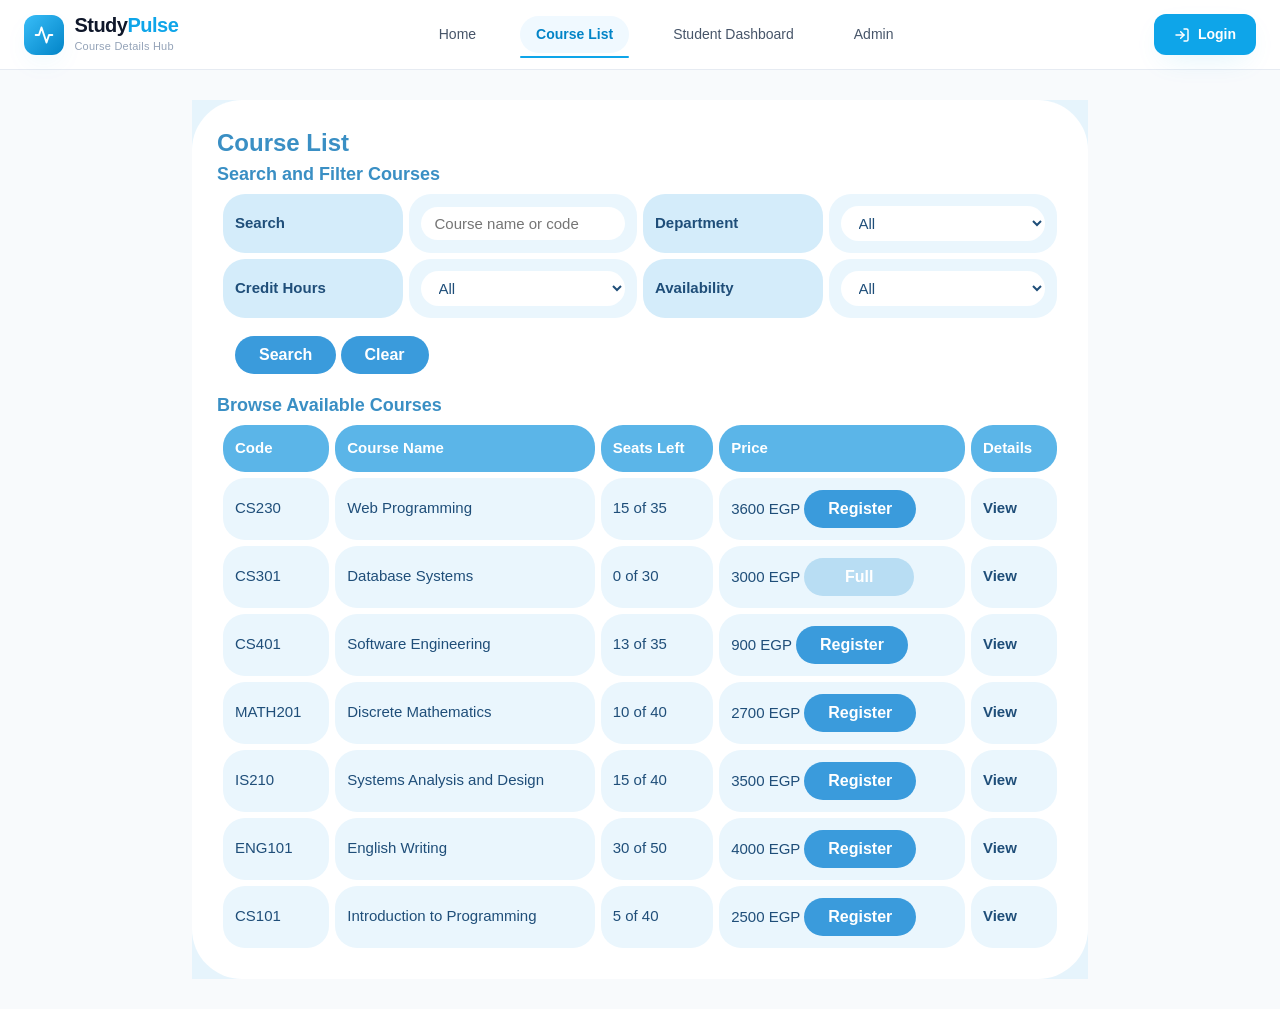
<file: course-list.html>
<!DOCTYPE html>
<html lang="en"><head>
        <meta charset="UTF-8">
        <meta name="viewport" content="width=device-width, initial-scale=1">
        <title>Course List</title>
        <link rel="stylesheet" href="hoda.css">
        <link rel="stylesheet" href="style.css">
        <link rel="stylesheet" href="cart.css">
    </head>
    <body>

        <!-- Page card (white box in the middle) -->
        <!-- Top bar (same on every page) -->
         <header class="navbar">
    <div class="container nav-container">
      <!-- Pure CSS Mobile Toggle Checkbox -->
      <input type="checkbox" id="menu-toggle" class="menu-toggle" aria-label="Toggle Menu" />

      <!-- Brand Logo -->
      <a href="index.html" class="brand">
        <div class="brand-icon">
          <svg width="20" height="20" viewBox="0 0 24 24" fill="none" stroke="currentColor" stroke-width="2.3" stroke-linecap="round" stroke-linejoin="round">
            <path d="M22 12h-4l-3 9L9 3l-3 9H2" />
          </svg>
        </div>
        <div class="brand-text">
          <span class="brand-name">Study<span class="text-primary">Pulse</span></span>
          <span class="brand-tagline">Course Details Hub</span>
        </div>
      </a>

      <!-- Desktop Navigation Links -->
      <nav aria-label="Primary Navigation" class="nav-links">
        <a href="index.html" class="nav-link active">Home</a>
        <a href="course-list.html" class="nav-link">Course List</a>
        <a href="student-dashboard.html" class="nav-link">Student Dashboard</a>
        <a href="admin.html" class="nav-link">Admin</a>
      </nav>

      <!-- Right CTA + Pure CSS Mobile Label Button -->
      <div class="nav-actions">
        <a href="login.html" class="btn btn-primary btn-nav-login">
          <svg width="16" height="16" viewBox="0 0 24 24" fill="none" stroke="currentColor" stroke-width="2.2" stroke-linecap="round" stroke-linejoin="round">
            <path d="M15 3h4a2 2 0 0 1 2 2v14a2 2 0 0 1-2 2h-4" />
            <polyline points="10 17 15 12 10 7" />
            <line x1="15" y1="12" x2="3" y2="12" />
          </svg>
          Login
        </a>

        <label for="menu-toggle" class="hamburger-btn" aria-label="Open Navigation Menu">
          <svg class="icon-open" width="20" height="20" viewBox="0 0 24 24" fill="none" stroke="currentColor" stroke-width="2.2" stroke-linecap="round" stroke-linejoin="round">
            <line x1="3" y1="6" x2="21" y2="6" />
            <line x1="3" y1="12" x2="21" y2="12" />
            <line x1="3" y1="18" x2="21" y2="18" />
          </svg>
          <svg class="icon-close" width="20" height="20" viewBox="0 0 24 24" fill="none" stroke="currentColor" stroke-width="2.2" stroke-linecap="round" stroke-linejoin="round">
            <line x1="18" y1="6" x2="6" y2="18" />
            <line x1="6" y1="6" x2="18" y2="18" />
          </svg>
        </label>
      </div>

      <!-- Mobile Dropdown Navigation (Controlled via CSS :checked) -->
      <div class="mobile-menu">
        <a href="index.html" class="mobile-link active">Home</a>
        <a href="course-list.html" class="mobile-link">Course List</a>
        <a href="course-details.html" class="mobile-link">Course Details</a>
        <a href="student-dashboard.html" class="mobile-link">Student Dashboard</a>
        <a href="admin.html" class="mobile-link">Admin</a>
        <a href="login.html" class="btn btn-primary mobile-login-btn">Login to Portal</a>
      </div>
    </div>
  </header>

        <table class="outer">
            <tbody><tr>
                <td class="page">

                    <h2>Course List</h2>

                    <!-- Search and Filter Courses -->
                    <h3>Search and Filter Courses</h3>
                    <form id="filterForm" action="course-list.html" method="get">
                        <table class="info">
                            <tbody><tr>
                                <td class="label">Search</td>
                                <td><input type="text" name="q" placeholder="Course name or code"></td>
                                <td class="label">Department</td>
                                <td>
                                    <select name="dept">
                                        <option>All</option>
                                        <option>Computer Science</option>
                                        <option>Information Systems</option>
                                        <option>Mathematics</option>
                                        <option>Languages</option>
                                    </select>
                                </td>
                            </tr>
                            <tr>
                                <td class="label">Credit Hours</td>
                                <td>
                                    <select name="cr">
                                        <option>All</option>
                                        <option>2</option>
                                        <option>3</option>
                                    </select>
                                </td>
                                <td class="label">Availability</td>
                                <td>
                                    <select name="av">
                                        <option>All</option>
                                        <option>Available seats</option>
                                        <option>Full</option>
                                    </select>
                                </td>
                            </tr>
                            <tr>
                                <td class="plain" colspan="4">
                                    <button type="submit">Search</button>
                                    <button type="reset">Clear</button>
                                </td>
                            </tr>
                        </tbody></table>
                    </form>

                    <!-- Browse Available Courses -->
                    <h3>Browse Available Courses</h3>
                    <table id="courseTable">
                        <tbody><tr>
                            <th>Code</th>
                            <th>Course Name</th>
                            <th>Seats Left</th>
                            <th>Price</th>
                            <th>Details</th>
                        </tr>
                        <tr data-dept="Computer Science" data-cr="3">
                            <td>CS230</td>
                            <td>Web Programming</td>
                            <td>15 of 35</td>
                            <td>3600 EGP <button type="button">Pay</button></td>
                            <td><a href="course-details.html#CS230">View</a></td>
                        </tr>
                        <tr data-dept="Computer Science" data-cr="3">
                            <td>CS301</td>
                            <td>Database Systems</td>
                            <td>0 of 30</td>
                            <td>3000 EGP <button type="button">Pay</button></td>
                            <td><a href="course-details.html#CS301">View</a></td>
                        </tr>
                        <tr data-dept="Computer Science" data-cr="3">
                            <td>CS401</td>
                            <td>Software Engineering</td>
                            <td>13 of 35</td>
                            <td>900 EGP <button type="button">Pay</button></td>
                            <td><a href="course-details.html#CS401">View</a></td>
                        </tr>
                        <tr data-dept="Mathematics" data-cr="3">
                            <td>MATH201</td>
                            <td>Discrete Mathematics</td>
                            <td>10 of 40</td>
                            <td>2700 EGP <button type="button">Pay</button></td>
                            <td><a href="course-details.html#MATH201">View</a></td>
                        </tr>
                        <tr data-dept="Information Systems" data-cr="3">
                            <td>IS210</td>
                            <td>Systems Analysis and Design</td>
                            <td>15 of 40</td>
                            <td>3500 EGP <button type="button">Pay</button></td>
                            <td><a href="course-details.html#IS210">View</a></td>
                        </tr>
                        <tr data-dept="Languages" data-cr="2">
                            <td>ENG101</td>
                            <td>English Writing</td>
                            <td>30 of 50</td>
                            <td>4000 EGP <button type="button">Pay</button></td>
                            <td><a href="course-details.html#ENG101">View</a></td>
                        </tr>
                        <tr data-dept="Computer Science" data-cr="3">
                            <td>CS101</td>
                            <td>Introduction to Programming</td>
                            <td>5 of 40</td>
                            <td>2500 EGP <button type="button">Pay</button></td>
                            <td><a href="course-details.html#CS101">View</a></td>
                        </tr>
                    </tbody></table>
                </td>
            </tr>
        </tbody></table>
        <script src="script.js"></script>
        <script src="cart.js"></script>
    

</body></html>
</file>
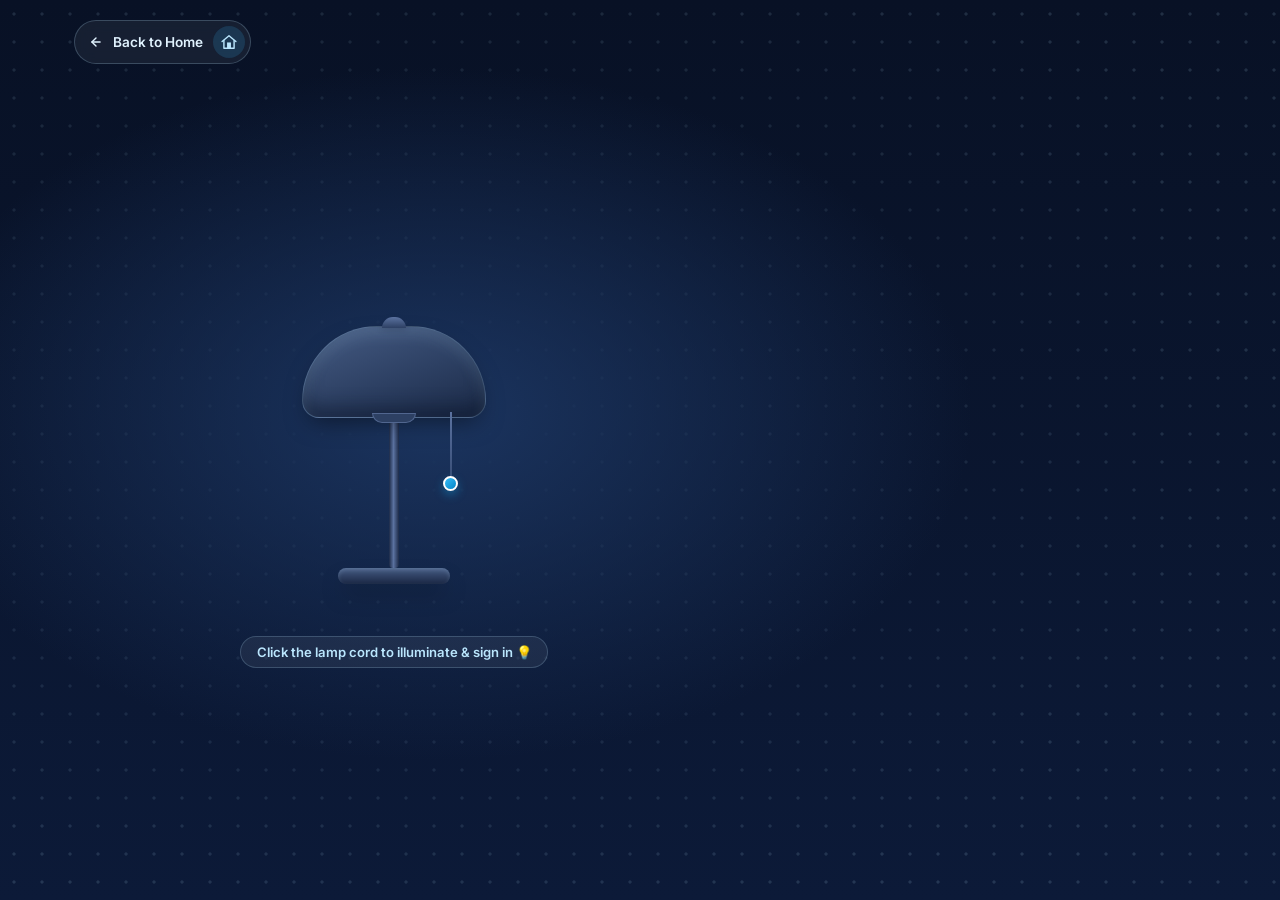
<file: login.html>
<!DOCTYPE html>
<html lang="en">
<head>
  <meta charset="UTF-8" />
  <meta name="viewport" content="width=device-width, initial-scale=1.0" />
  <title>Login — StudyPulse Academic Hub</title>
  <link rel="preconnect" href="https://fonts.googleapis.com" />
  <link rel="preconnect" href="https://fonts.gstatic.com" crossorigin />
  <link href="https://fonts.googleapis.com/css2?family=Inter:wght@400;500;600;700;800&display=swap" rel="stylesheet" />
  <link rel="stylesheet" href="login.css" />
  
</head>
<body>

  <input type="checkbox" id="lamp-switch" class="lamp-checkbox" aria-label="Toggle Study Lamp" />

  <header class="top-bar">
    <!-- السهم اللي جمب الهوم -->
    <a href="index.html" class="back-link">
  <svg class="back-arrow" width="14" height="14" viewBox="0 0 24 24" fill="none" stroke="currentColor" stroke-width="2.4" stroke-linecap="round" stroke-linejoin="round" aria-hidden="true">
    <line x1="19" y1="12" x2="5" y2="12" />
    <polyline points="12 19 5 12 12 5" />
  </svg>
  Back to Home
  <!-- البيت ذات نفسه  -->
  <span class="home-icon" aria-hidden="true">
    <svg viewBox="0 0 24 24" fill="none" stroke="currentColor" stroke-width="1.9" stroke-linecap="round" stroke-linejoin="round">
      <path d="M2.8 11.4 12 3.6l9.2 7.8" />
      <path d="M5.2 9.8v10.6h13.6V9.8" />
      <rect class="room" x="9.4" y="12.6" width="5.2" height="7.8" />
      <rect class="door" x="9.4" y="12.6" width="5.2" height="7.8" />
    </svg>
  </span>
</a>
  </header>

  <main class="stage">
    <div class="lamp-wrapper">
      
      <!-- Clickable Lamp & Pull Cord -->
      <label for="lamp-switch" class="lamp-container" title="Click the cord to turn the lamp on/off">
        <div class="light-cone"></div>
        <!-- الدايرة اللي فوق -->
        <div class="lamp-shade"></div>
        <!-- دراع اللمبة -->
        <div class="lamp-stand"></div>
        <!-- قاعدة اللمبه -->
        <div class="lamp-base"></div>

        <div class="pull-cord">
            <!-- حبل اللمبة -->
          <span class="cord-line"></span>
          <!-- كورة اللمبه اللي منورة -->
          <span class="cord-knob"></span>
        </div>
      </label>

      <p class="lamp-hint">
        <span class="hint-off">Click the lamp cord to illuminate &amp; sign in 💡</span>
        <span class="hint-on">Click the cord again to turn off the light</span>
      </p>
    </div>

    <!-- Login Card (Reveals smoothly when lamp is ON) -->
    <section class="login-card" aria-label="Student & Admin Login Form">
      
      <!-- Hidden Radio Inputs for Pure CSS Role Switcher -->
      <input type="radio" name="user-role" id="role-student" class="role-radio" checked />
      <input type="radio" name="user-role" id="role-admin" class="role-radio" />

      <div class="card-header">
        <span class="portal-pill">StudyPulse Portal</span>
        <h1>Welcome Back</h1>
        <p>Choose your account type and sign in to continue.</p>
      </div>

      <!-- Role Selector Tabs (Student vs Admin) -->
      <div class="role-switcher" role="tablist" aria-label="Account Type">
        <label for="role-student" class="role-tab tab-student">
          <svg width="16" height="16" viewBox="0 0 24 24" fill="none" stroke="currentColor" stroke-width="2.2" stroke-linecap="round" stroke-linejoin="round">
            <path d="M22 10v6M2 10l10-5 10 5-10 5z" />
            <path d="M6 12v5c3 3 9 3 12 0v-5" />
          </svg>
          Student
        </label>

        <label for="role-admin" class="role-tab tab-admin">
          <svg width="16" height="16" viewBox="0 0 24 24" fill="none" stroke="currentColor" stroke-width="2.2" stroke-linecap="round" stroke-linejoin="round">
            <path d="M12 22s8-4 8-10V5l-8-3-8 3v7c0 6 8 10 8 10z" />
          </svg>
          Admin
        </label>
      </div>

      <!-- STUDENT LOGIN FORM -->
      <form action="student-dashboard.html" class="login-form form-student">
        <div class="form-group">
          <label for="student-id">Student ID or Academic Email</label>
          <input
            type="text"
            id="student-id"
            name="student_id"
            placeholder="e.g. 212500366 or student@studypulse.edu"
            required
          />
        </div>

        <div class="form-group">
          <div class="label-row">
            <label for="student-pass">Password</label>
            <a href="#" class="forgot-link">Forgot password?</a>
          </div>
          <input
            type="password"
            id="student-pass"
            name="password"
            placeholder="••••••••"
            required
          />
        </div>

        <button type="submit" class="btn-signin">
          Sign In as Student
          <svg width="16" height="16" viewBox="0 0 24 24" fill="none" stroke="currentColor" stroke-width="2.3" stroke-linecap="round" stroke-linejoin="round">
            <line x1="5" y1="12" x2="19" y2="12" />
            <polyline points="12 5 19 12 12 19" />
          </svg>
        </button>
      </form>

      <!-- ADMIN LOGIN FORM -->
      <form action="admin.html" class="login-form form-admin">
        <div class="form-group">
          <label for="admin-email">Admin Email or Staff ID</label>
          <input
            type="text"
            id="admin-email"
            name="admin_id"
            placeholder="e.g. admin@studypulse.edu"
            required
          />
        </div>

        <div class="form-group">
          <div class="label-row">
            <label for="admin-pass">Admin Password</label>
            <a href="#" class="forgot-link">Need access help?</a>
          </div>
          <input
            type="password"
            id="admin-pass"
            name="admin_password"
            placeholder="••••••••"
            required
          />
        </div>

        <button type="submit" class="btn-signin btn-admin">
          Sign In to Admin Panel
          <svg width="16" height="16" viewBox="0 0 24 24" fill="none" stroke="currentColor" stroke-width="2.3" stroke-linecap="round" stroke-linejoin="round">
            <line x1="5" y1="12" x2="19" y2="12" />
            <polyline points="12 5 19 12 12 19" />
          </svg>
        </button>
      </form>

      <div class="card-footer">
        <span>Exploring courses first?</span>
        <a href="course-list.html">Browse Course List</a>
      </div>
    </section>
  </main>
  <script src="session.js"></script>

</body>
</html>
</file>
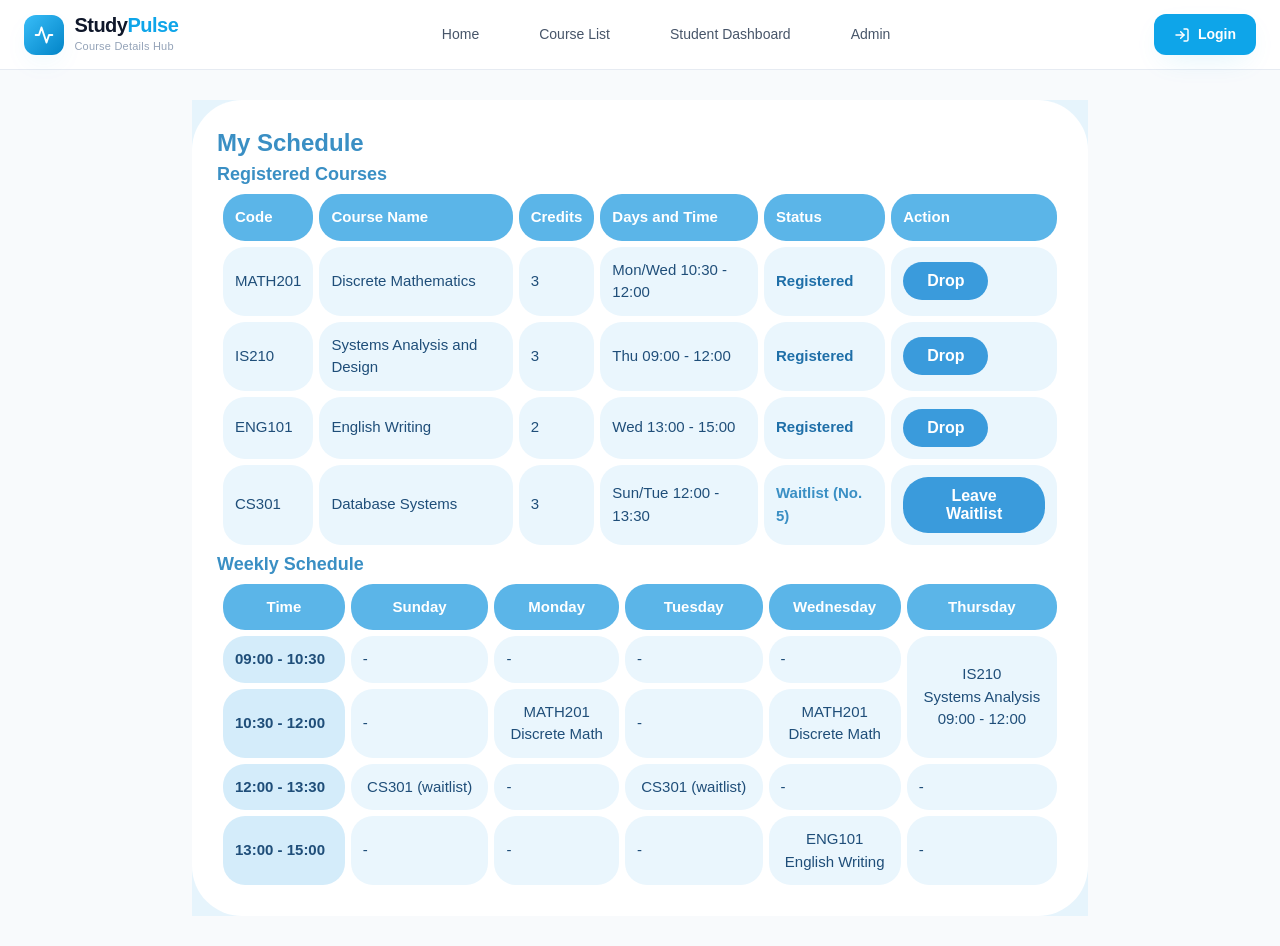
<file: my-schedule.html>
<!DOCTYPE html>
<html lang="en"><head>
        <meta charset="UTF-8">
        <meta name="viewport" content="width=device-width, initial-scale=1">
        <title>My Schedule</title>
        <link rel="stylesheet" href="hoda.css">
        <link rel="stylesheet" href="style.css">
    </head>
    <body>

        <!-- Page card (white box in the middle) -->
        <!-- Top bar (same on every page) -->
         <header class="navbar">
    <div class="container nav-container">
      <!-- Pure CSS Mobile Toggle Checkbox -->
      <input type="checkbox" id="menu-toggle" class="menu-toggle" aria-label="Toggle Menu" />

      <!-- Brand Logo -->
      <a href="index.html" class="brand">
        <div class="brand-icon">
          <svg width="20" height="20" viewBox="0 0 24 24" fill="none" stroke="currentColor" stroke-width="2.3" stroke-linecap="round" stroke-linejoin="round">
            <path d="M22 12h-4l-3 9L9 3l-3 9H2" />
          </svg>
        </div>
        <div class="brand-text">
          <span class="brand-name">Study<span class="text-primary">Pulse</span></span>
          <span class="brand-tagline">Course Details Hub</span>
        </div>
      </a>

      <!-- Desktop Navigation Links -->
      <nav aria-label="Primary Navigation" class="nav-links">
        <a href="index.html" class="nav-link active">Home</a>
        <a href="course-list.html" class="nav-link">Course List</a>
        <a href="student-dashboard.html" class="nav-link">Student Dashboard</a>
        <a href="admin.html" class="nav-link">Admin</a>
      </nav>

      <!-- Right CTA + Pure CSS Mobile Label Button -->
      <div class="nav-actions">
        <a href="login.html" class="btn btn-primary btn-nav-login">
          <svg width="16" height="16" viewBox="0 0 24 24" fill="none" stroke="currentColor" stroke-width="2.2" stroke-linecap="round" stroke-linejoin="round">
            <path d="M15 3h4a2 2 0 0 1 2 2v14a2 2 0 0 1-2 2h-4" />
            <polyline points="10 17 15 12 10 7" />
            <line x1="15" y1="12" x2="3" y2="12" />
          </svg>
          Login
        </a>

        <label for="menu-toggle" class="hamburger-btn" aria-label="Open Navigation Menu">
          <svg class="icon-open" width="20" height="20" viewBox="0 0 24 24" fill="none" stroke="currentColor" stroke-width="2.2" stroke-linecap="round" stroke-linejoin="round">
            <line x1="3" y1="6" x2="21" y2="6" />
            <line x1="3" y1="12" x2="21" y2="12" />
            <line x1="3" y1="18" x2="21" y2="18" />
          </svg>
          <svg class="icon-close" width="20" height="20" viewBox="0 0 24 24" fill="none" stroke="currentColor" stroke-width="2.2" stroke-linecap="round" stroke-linejoin="round">
            <line x1="18" y1="6" x2="6" y2="18" />
            <line x1="6" y1="6" x2="18" y2="18" />
          </svg>
        </label>
      </div>

      <!-- Mobile Dropdown Navigation (Controlled via CSS :checked) -->
      <div class="mobile-menu">
        <a href="index.html" class="mobile-link active">Home</a>
        <a href="course-list.html" class="mobile-link">Course List</a>
        <a href="course-details.html" class="mobile-link">Course Details</a>
        <a href="student-dashboard.html" class="mobile-link">Student Dashboard</a>
        <a href="admin.html" class="mobile-link">Admin</a>
        <a href="login.html" class="btn btn-primary mobile-login-btn">Login to Portal</a>
      </div>
    </div>
  </header>

        <table class="outer">
            <tbody><tr>
                <td class="page">

                    <h2>My Schedule</h2>

                    <!-- Registered Courses -->
                    <h3>Registered Courses</h3>
                    <table>
                        <tbody><tr>
                            <th>Code</th>
                            <th>Course Name</th>
                            <th>Credits</th>
                            <th>Days and Time</th>
                            <th>Status</th>
                            <th>Action</th>
                        </tr>
                        <tr>
                            <td>MATH201</td>
                            <td>Discrete Mathematics</td>
                            <td>3</td>
                            <td>Mon/Wed 10:30 - 12:00</td>
                            <td class="good">Registered</td>
                            <td>
                                <form action="my-schedule.html" method="get">
                                    <button type="submit">Drop</button>
                                </form>
                            </td>
                        </tr>
                        <tr>
                            <td>IS210</td>
                            <td>Systems Analysis and Design</td>
                            <td>3</td>
                            <td>Thu 09:00 - 12:00</td>
                            <td class="good">Registered</td>
                            <td>
                                <form action="my-schedule.html" method="get">
                                    <button type="submit">Drop</button>
                                </form>
                            </td>
                        </tr>
                        <tr>
                            <td>ENG101</td>
                            <td>English Writing</td>
                            <td>2</td>
                            <td>Wed 13:00 - 15:00</td>
                            <td class="good">Registered</td>
                            <td>
                                <form action="my-schedule.html" method="get">
                                    <button type="submit">Drop</button>
                                </form>
                            </td>
                        </tr>
                        <tr>
                            <td>CS301</td>
                            <td>Database Systems</td>
                            <td>3</td>
                            <td>Sun/Tue 12:00 - 13:30</td>
                            <td class="bad">Waitlist (No. 5)</td>
                            <td>
                                <form action="my-schedule.html" method="get">
                                    <button type="submit">Leave Waitlist</button>
                                </form>
                            </td>
                        </tr>
                    </tbody></table>

                    <!-- Weekly Schedule -->
                    <h3>Weekly Schedule</h3>
                    <table class="week">
                        <tbody><tr>
                            <th>Time</th>
                            <th>Sunday</th>
                            <th>Monday</th>
                            <th>Tuesday</th>
                            <th>Wednesday</th>
                            <th>Thursday</th>
                        </tr>
                        <tr>
                            <td class="label">09:00 - 10:30</td>
                            <td>-</td>
                            <td>-</td>
                            <td>-</td>
                            <td>-</td>
                            <td class="center" rowspan="2">IS210<br>Systems Analysis<br>09:00 - 12:00</td>
                        </tr>
                        <tr>
                            <td class="label">10:30 - 12:00</td>
                            <td>-</td>
                            <td class="center">MATH201<br>Discrete Math</td>
                            <td>-</td>
                            <td class="center">MATH201<br>Discrete Math</td>
                        </tr>
                        <tr>
                            <td class="label">12:00 - 13:30</td>
                            <td class="center">CS301 (waitlist)</td>
                            <td>-</td>
                            <td class="center">CS301 (waitlist)</td>
                            <td>-</td>
                            <td>-</td>
                        </tr>
                        <tr>
                            <td class="label">13:00 - 15:00</td>
                            <td>-</td>
                            <td>-</td>
                            <td>-</td>
                            <td class="center">ENG101<br>English Writing</td>
                            <td>-</td>
                        </tr>
                    </tbody></table>
                </td>
            </tr>
        </tbody></table>
    <script src="script.js"></script>
    

</body></html>
</file>
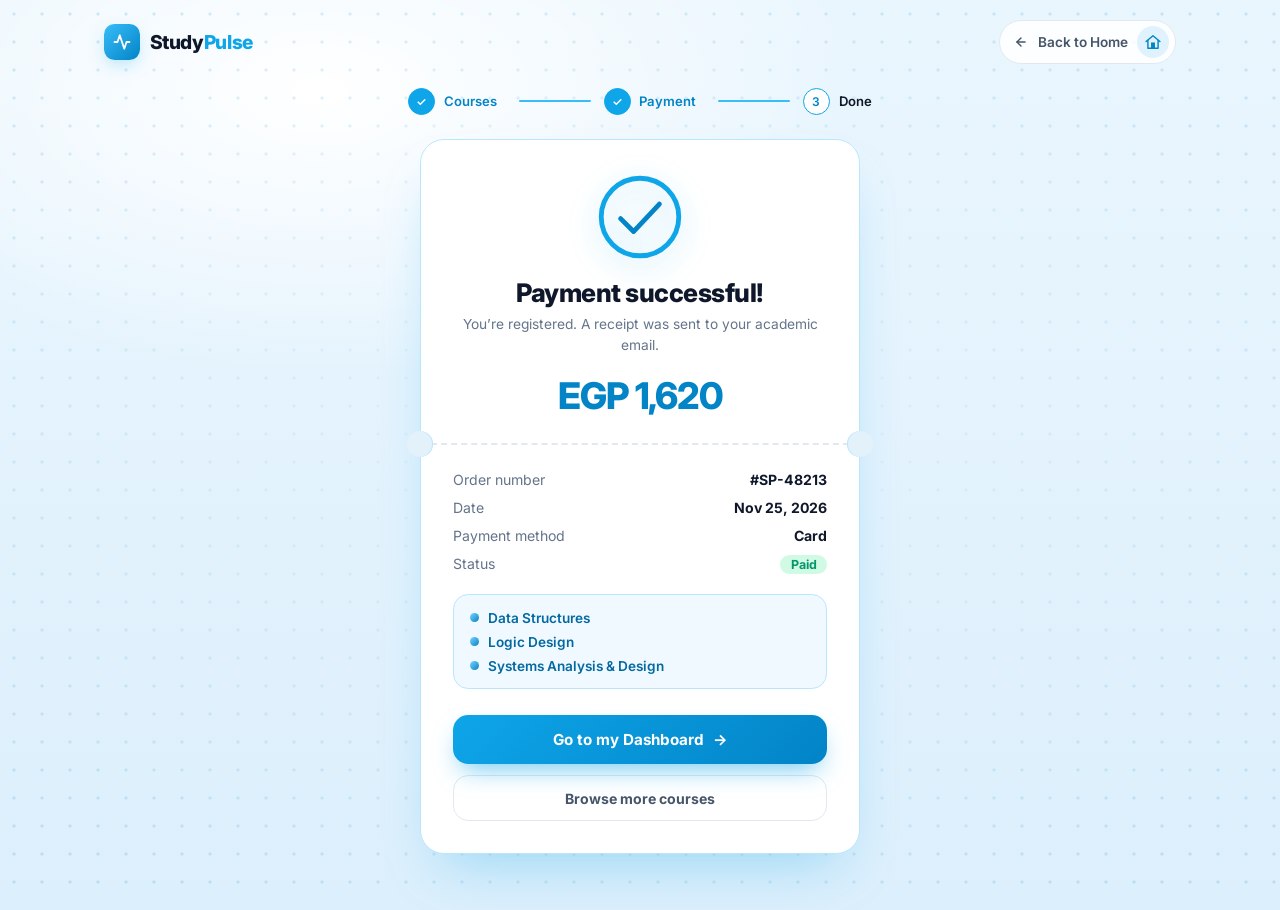
<file: payment-success.html>
<!DOCTYPE html>
<html lang="en">
<head>
  <meta charset="UTF-8" />
  <meta name="viewport" content="width=device-width, initial-scale=1.0" />
  <title>Payment Successful — StudyPulse Academic Hub</title>
  <link rel="preconnect" href="https://fonts.googleapis.com" />
  <link rel="preconnect" href="https://fonts.gstatic.com" crossorigin />
  <link href="https://fonts.googleapis.com/css2?family=Inter:wght@400;500;600;700;800&display=swap" rel="stylesheet" />
  <link rel="stylesheet" href="payment.css" />
  <link rel="stylesheet" href="payment-success.css" />
</head>
<body>

  <header class="top-bar">
    <a href="index.html" class="brand">
      <div class="brand-icon">
        <svg width="18" height="18" viewBox="0 0 24 24" fill="none" stroke="currentColor" stroke-width="2.4" stroke-linecap="round" stroke-linejoin="round"><path d="M22 12h-4l-3 9L9 3l-3 9H2" /></svg>
      </div>
      <span class="brand-name">Study<span class="accent">Pulse</span></span>
    </a>
    <a href="index.html" class="back-link">
      <svg class="back-arrow" width="14" height="14" viewBox="0 0 24 24" fill="none" stroke="currentColor" stroke-width="2.4" stroke-linecap="round" stroke-linejoin="round" aria-hidden="true">
        <line x1="19" y1="12" x2="5" y2="12" />
        <polyline points="12 19 5 12 12 5" />
      </svg>
      Back to Home
      <span class="home-icon" aria-hidden="true">
        <svg viewBox="0 0 24 24" fill="none" stroke="currentColor" stroke-width="1.9" stroke-linecap="round" stroke-linejoin="round">
          <path d="M2.8 11.4 12 3.6l9.2 7.8" />
          <path d="M5.2 9.8v10.6h13.6V9.8" />
          <rect class="room" x="9.4" y="12.6" width="5.2" height="7.8" />
          <rect class="door" x="9.4" y="12.6" width="5.2" height="7.8" />
        </svg>
      </span>
    </a>
  </header>

  <ol class="steps" aria-label="Checkout progress">
    <li class="done"><span>✓</span>Courses</li>
    <li class="done"><span>✓</span>Payment</li>
    <li class="active"><span>3</span>Done</li>
  </ol>

  <main class="success">
    <!-- Pure CSS confetti burst -->
    <div class="confetti" aria-hidden="true">
      <i style="--x:-170px;--y:-40px;--r:260deg;--d:.05s;--c:#38BDF8"></i>
      <i style="--x:-120px;--y:-110px;--r:-200deg;--d:.12s;--c:#FDE68A"></i>
      <i style="--x:-60px;--y:-150px;--r:320deg;--d:.02s;--c:#0EA5E9"></i>
      <i style="--x:-10px;--y:-170px;--r:-280deg;--d:.16s;--c:#BAE6FD"></i>
      <i style="--x:50px;--y:-150px;--r:240deg;--d:.08s;--c:#FCD34D"></i>
      <i style="--x:110px;--y:-110px;--r:-300deg;--d:.03s;--c:#38BDF8"></i>
      <i style="--x:170px;--y:-40px;--r:200deg;--d:.14s;--c:#0284C7"></i>
      <i style="--x:-150px;--y:10px;--r:-240deg;--d:.1s;--c:#BAE6FD"></i>
      <i style="--x:150px;--y:14px;--r:280deg;--d:.06s;--c:#FDE68A"></i>
      <i style="--x:-90px;--y:-70px;--r:180deg;--d:.18s;--c:#7DD3FC"></i>
      <i style="--x:90px;--y:-80px;--r:-180deg;--d:.2s;--c:#0EA5E9"></i>
      <i style="--x:20px;--y:-120px;--r:340deg;--d:.09s;--c:#F59E0B"></i>
    </div>

    <section class="receipt">
      <div class="r-top">
        <svg class="tick" viewBox="0 0 52 52" aria-hidden="true">
          <circle class="tick-c" cx="26" cy="26" r="24" />
          <path class="tick-p" d="M14 27l8 8 16-17" />
        </svg>
        <h1>Payment successful!</h1>
        <p>You’re registered. A receipt was sent to your academic email.</p>
        <div class="amount" id="oAmount">EGP 1,620</div>
      </div>

      <div class="tear"></div>

      <dl class="r-details">
        <div><dt>Order number</dt><dd id="oId">#SP-48213</dd></div>
        <div><dt>Date</dt><dd id="oDate">Nov 25, 2026</dd></div>
        <div><dt>Payment method</dt><dd id="oMethod">Card</dd></div>
        <div><dt>Status</dt><dd class="paid">Paid</dd></div>
      </dl>

      <ul class="r-courses" id="oCourses">
        <li><span class="dot"></span>Data Structures</li>
        <li><span class="dot"></span>Logic Design</li>
        <li><span class="dot"></span>Systems Analysis &amp; Design</li>
      </ul>

      <div class="r-actions">
        <a href="student-dashboard.html" class="btn-pay">Go to my Dashboard <span class="arrow">→</span></a>
        <a href="course-list.html" class="btn-ghost">Browse more courses</a>
      </div>
    </section>
  </main>
  <script src="cart.js"></script>
</body>
</html>
</file>
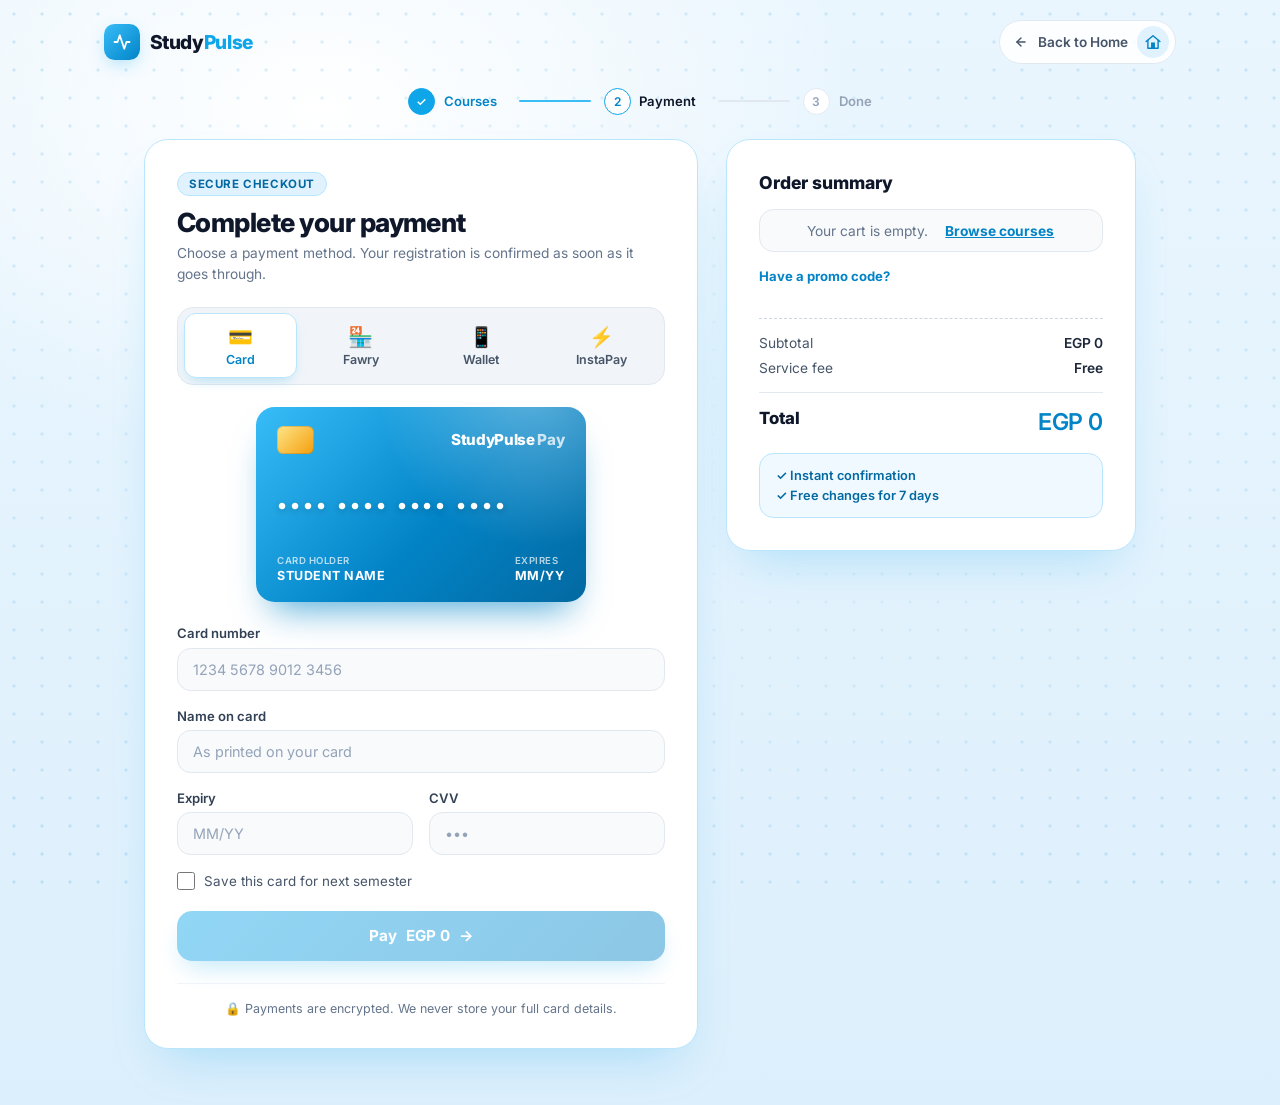
<file: payment.html>
<!DOCTYPE html>
<html lang="en">
<head>
  <meta charset="UTF-8" />
  <meta name="viewport" content="width=device-width, initial-scale=1.0" />
  <title>Payment — StudyPulse Academic Hub</title>
  <link rel="preconnect" href="https://fonts.googleapis.com" />
  <link rel="preconnect" href="https://fonts.gstatic.com" crossorigin />
  <link href="https://fonts.googleapis.com/css2?family=Inter:wght@400;500;600;700;800&display=swap" rel="stylesheet" />
  <link rel="stylesheet" href="payment.css" />
</head>
<body>

  <header class="top-bar">
    <a href="index.html" class="brand">
      <div class="brand-icon">
        <svg width="18" height="18" viewBox="0 0 24 24" fill="none" stroke="currentColor" stroke-width="2.4" stroke-linecap="round" stroke-linejoin="round"><path d="M22 12h-4l-3 9L9 3l-3 9H2" /></svg>
      </div>
      <span class="brand-name">Study<span class="accent">Pulse</span></span>
    </a>
    <a href="index.html" class="back-link">
      <svg class="back-arrow" width="14" height="14" viewBox="0 0 24 24" fill="none" stroke="currentColor" stroke-width="2.4" stroke-linecap="round" stroke-linejoin="round" aria-hidden="true">
        <line x1="19" y1="12" x2="5" y2="12" />
        <polyline points="12 19 5 12 12 5" />
      </svg>
      Back to Home
      <span class="home-icon" aria-hidden="true">
        <svg viewBox="0 0 24 24" fill="none" stroke="currentColor" stroke-width="1.9" stroke-linecap="round" stroke-linejoin="round">
          <path d="M2.8 11.4 12 3.6l9.2 7.8" />
          <path d="M5.2 9.8v10.6h13.6V9.8" />
          <rect class="room" x="9.4" y="12.6" width="5.2" height="7.8" />
          <rect class="door" x="9.4" y="12.6" width="5.2" height="7.8" />
        </svg>
      </span>
    </a>
  </header>

  <!-- Progress steps -->
  <ol class="steps" aria-label="Checkout progress">
    <li class="done"><span>✓</span>Courses</li>
    <li class="active"><span>2</span>Payment</li>
    <li><span>3</span>Done</li>
  </ol>

  <main class="checkout">

    <!-- ============ PAYMENT PANEL ============ -->
    <section class="pay-panel">
      <input type="radio" name="method" id="m-card" class="method-radio" checked />
      <input type="radio" name="method" id="m-fawry" class="method-radio" />
      <input type="radio" name="method" id="m-wallet" class="method-radio" />
      <input type="radio" name="method" id="m-insta" class="method-radio" />

      <div class="panel-head">
        <span class="pill">Secure Checkout</span>
        <h1>Complete your payment</h1>
        <p>Choose a payment method. Your registration is confirmed as soon as it goes through.</p>
      </div>

      <div class="methods" role="tablist" aria-label="Payment method">
        <label for="m-card" class="method t-card"><span class="m-ico">💳</span>Card</label>
        <label for="m-fawry" class="method t-fawry"><span class="m-ico">🏪</span>Fawry</label>
        <label for="m-wallet" class="method t-wallet"><span class="m-ico">📱</span>Wallet</label>
        <label for="m-insta" class="method t-insta"><span class="m-ico">⚡</span>InstaPay</label>
      </div>

      <!-- CARD -->
      <form action="payment-success.html" class="method-panel p-card">
        <div class="flip-scene" aria-hidden="true">
          <div class="flip">
            <div class="face front">
              <div class="card-top">
                <span class="chip"></span>
                <span class="card-brand">StudyPulse<b>Pay</b></span>
              </div>
              <div class="card-num">•••• •••• •••• ••••</div>
              <div class="card-bottom">
                <div><small>Card holder</small>STUDENT NAME</div>
                <div><small>Expires</small>MM/YY</div>
              </div>
            </div>
            <div class="face back">
              <div class="strip"></div>
              <div class="cvv-box"><small>CVV</small><span>•••</span></div>
            </div>
          </div>
        </div>

        <div class="form-group">
          <label for="card-number">Card number</label>
          <input type="text" id="card-number" inputmode="numeric" maxlength="19" placeholder="1234 5678 9012 3456" required />
        </div>
        <div class="form-group">
          <label for="card-name">Name on card</label>
          <input type="text" id="card-name" placeholder="As printed on your card" required />
        </div>
        <div class="row-2">
          <div class="form-group">
            <label for="card-exp">Expiry</label>
            <input type="text" id="card-exp" inputmode="numeric" maxlength="5" placeholder="MM/YY" required />
          </div>
          <div class="form-group">
            <label for="cvv">CVV</label>
            <input type="password" id="cvv" inputmode="numeric" maxlength="4" placeholder="•••" required />
          </div>
        </div>
        <label class="check"><input type="checkbox" /> <span>Save this card for next semester</span></label>
        <button type="submit" class="btn-pay">Pay <span class="pay-amt">EGP 1,620</span> <span class="arrow">→</span></button>
      </form>

      <!-- FAWRY -->
      <div class="method-panel p-fawry">
        <p class="hint">Pay in cash at any Fawry outlet or in the Fawry app.</p>
        <div class="code-box"><small>Your Fawry code</small><strong>7 4 1 0 5 2 9</strong><em>Valid for 48 hours</em></div>
        <ol class="how">
          <li>Open Fawry or visit an outlet</li>
          <li>Choose “Bill Payment”, then “StudyPulse”</li>
          <li>Enter the code above and pay <span class="pay-amt">EGP 1,620</span></li>
        </ol>
        <a href="payment-success.html" class="btn-pay">I’ve paid with Fawry <span class="arrow">→</span></a>
      </div>

      <!-- WALLET -->
      <form action="payment-success.html" class="method-panel p-wallet">
        <p class="hint">Vodafone Cash, Orange Cash, Etisalat Cash, or any mobile wallet.</p>
        <div class="form-group">
          <label for="wallet-phone">Wallet phone number</label>
          <input type="tel" id="wallet-phone" inputmode="numeric" maxlength="11" placeholder="01XXXXXXXXX" required />
        </div>
        <p class="hint small">A payment request will appear in your wallet app. Approve it to finish.</p>
        <button type="submit" class="btn-pay">Send payment request <span class="arrow">→</span></button>
      </form>

      <!-- INSTAPAY -->
      <form action="payment-success.html" class="method-panel p-insta">
        <p class="hint">Pay straight from your bank account using your InstaPay address.</p>
        <div class="form-group">
          <label for="insta-ipa">InstaPay address (IPA)</label>
          <input type="text" id="insta-ipa" placeholder="yourname@instapay" required />
        </div>
        <p class="hint small">Approve the request in your banking app to confirm.</p>
        <button type="submit" class="btn-pay">Request payment <span class="arrow">→</span></button>
      </form>

      <p class="secure-note">🔒 Payments are encrypted. We never store your full card details.</p>
    </section>

    <!-- ============ ORDER SUMMARY ============ -->
    <aside class="summary" aria-label="Order summary">
      <h2>Order summary</h2>
      <ul class="items" id="cartItems"></ul>

      <input type="checkbox" id="promo-toggle" class="promo-check" />
      <label for="promo-toggle" class="promo-link">Have a promo code?</label>
      <div class="promo-box">
        <input type="text" id="promoInput" placeholder="Enter code" aria-label="Promo code" />
        <button type="button" id="promoApply">Apply</button>
      </div>
      <p class="promo-msg" id="promoMsg"></p>

      <dl class="totals" id="totals"></dl>

      <ul class="trust">
        <li>✓ Instant confirmation</li>
        <li>✓ Free changes for 7 days</li>
      </ul>
    </aside>

  </main>
  <script src="cart.js"></script>
</body>
</html>
</file>
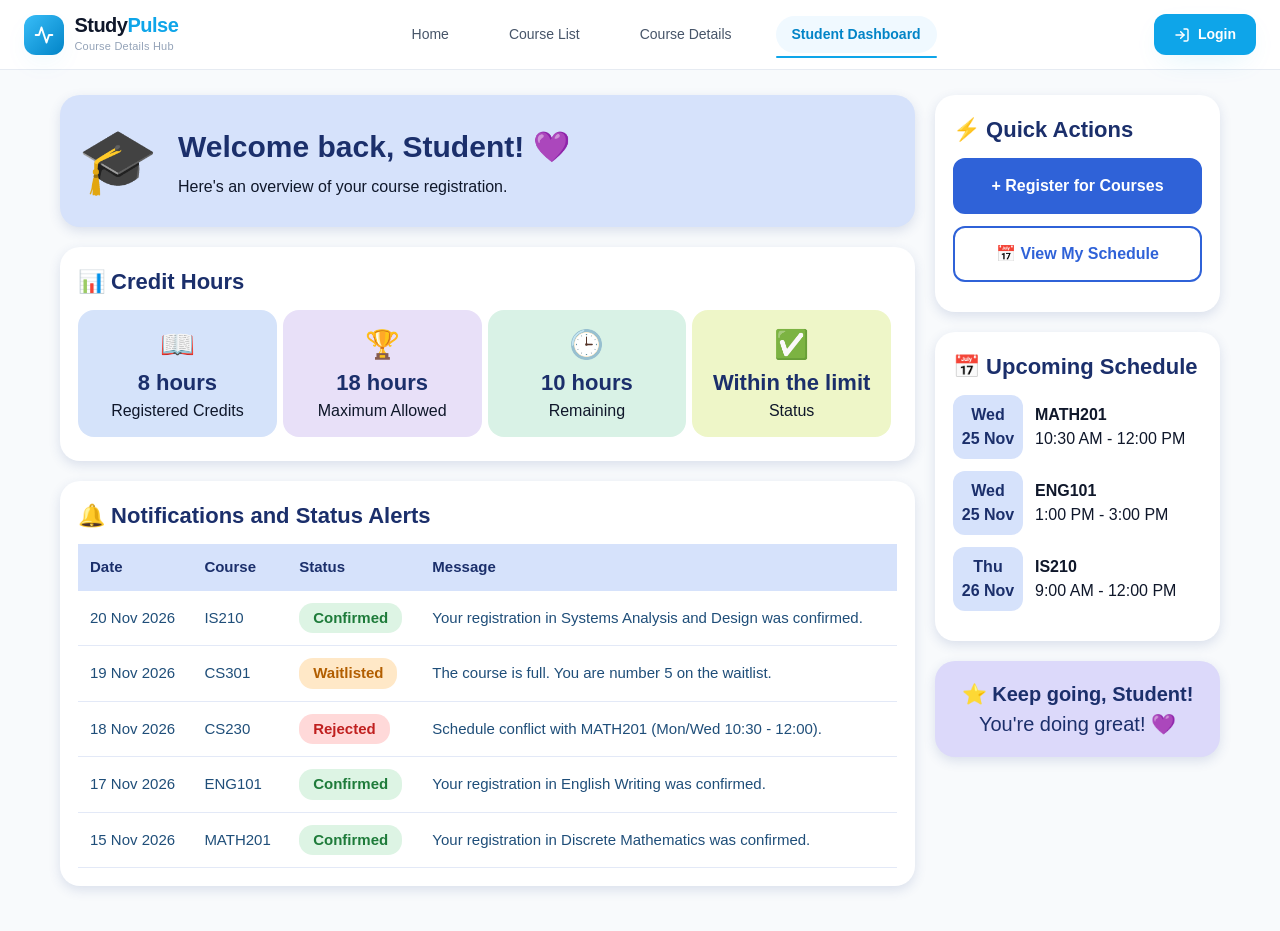
<file: student-dashboard.html>
<!DOCTYPE html>
<html lang="en"><head>
        <meta charset="UTF-8">
        <meta name="viewport" content="width=device-width, initial-scale=1">
        <title>Student Dashboard</title>
        <link rel="stylesheet" href="hoda.css">
        <link rel="stylesheet" href="style.css"> 
    </head>
    <body>

        <!-- Top bar (same on every page) -->
        <header class="navbar">
    <div class="container nav-container">
      <!-- Pure CSS Mobile Toggle Checkbox -->
      <input type="checkbox" id="menu-toggle" class="menu-toggle" aria-label="Toggle Menu" />

      <!-- Brand Logo -->
      <a href="index.html" class="brand">
        <div class="brand-icon">
          <svg width="20" height="20" viewBox="0 0 24 24" fill="none" stroke="currentColor" stroke-width="2.3" stroke-linecap="round" stroke-linejoin="round">
            <path d="M22 12h-4l-3 9L9 3l-3 9H2" />
          </svg>
        </div>
        <div class="brand-text">
          <span class="brand-name">Study<span class="text-primary">Pulse</span></span>
          <span class="brand-tagline">Course Details Hub</span>
        </div>
      </a>

      <!-- Desktop Navigation Links -->
      <nav aria-label="Primary Navigation" class="nav-links">
        <a href="index.html" class="nav-link active">Home</a>
        <a href="course-list.html" class="nav-link">Course List</a>
        <a href="course-details.html" class="nav-link">Course Details</a>
        <a href="student-dashboard.html" class="nav-link">Student Dashboard</a>
        <a href="admin.html" class="nav-link">Admin</a>
      </nav>

      <!-- Right CTA + Pure CSS Mobile Label Button -->
      <div class="nav-actions">
        <a href="login.html" class="btn btn-primary btn-nav-login">
          <svg width="16" height="16" viewBox="0 0 24 24" fill="none" stroke="currentColor" stroke-width="2.2" stroke-linecap="round" stroke-linejoin="round">
            <path d="M15 3h4a2 2 0 0 1 2 2v14a2 2 0 0 1-2 2h-4" />
            <polyline points="10 17 15 12 10 7" />
            <line x1="15" y1="12" x2="3" y2="12" />
          </svg>
          Login
        </a>

        <label for="menu-toggle" class="hamburger-btn" aria-label="Open Navigation Menu">
          <svg class="icon-open" width="20" height="20" viewBox="0 0 24 24" fill="none" stroke="currentColor" stroke-width="2.2" stroke-linecap="round" stroke-linejoin="round">
            <line x1="3" y1="6" x2="21" y2="6" />
            <line x1="3" y1="12" x2="21" y2="12" />
            <line x1="3" y1="18" x2="21" y2="18" />
          </svg>
          <svg class="icon-close" width="20" height="20" viewBox="0 0 24 24" fill="none" stroke="currentColor" stroke-width="2.2" stroke-linecap="round" stroke-linejoin="round">
            <line x1="18" y1="6" x2="6" y2="18" />
            <line x1="6" y1="6" x2="18" y2="18" />
          </svg>
        </label>
      </div>

      <!-- Mobile Dropdown Navigation (Controlled via CSS :checked) -->
      <div class="mobile-menu">
        <a href="index.html" class="mobile-link active">Home</a>
        <a href="course-list.html" class="mobile-link">Course List</a>
        <a href="student-dashboard.html" class="mobile-link">Student Dashboard</a>
        <a href="admin.html" class="mobile-link">Admin</a>
        <a href="login.html" class="btn btn-primary mobile-login-btn">Login to Portal</a>
      </div>
    </div>
  </header>

        <div class="dash">

            <!-- Left side -->
            <div class="main">

                <!-- Welcome -->
                <div class="panel welcome">
                    <span class="big-icon">🎓</span>
                    <div>
                        <h1>Welcome back, <span class="user-name">Student</span>! 💜</h1>
                        <p>Here's an overview of your course registration.</p>
                    </div>
                </div>

                <!-- Credit Hours -->
                <div class="panel">
                    <h2>📊 Credit Hours</h2>
                    <div class="cards">
                        <div class="box blue"><span>📖</span><b>8 hours</b>Registered Credits</div>
                        <div class="box purple"><span>🏆</span><b>18 hours</b>Maximum Allowed</div>
                        <div class="box green"><span>🕒</span><b>10 hours</b>Remaining</div>
                        <div class="box yellow"><span>✅</span><b>Within the limit</b>Status</div>
                    </div>
                </div>

                <!-- Notifications and Status Alerts -->
                <div class="panel">
                    <h2>🔔 Notifications and Status Alerts</h2>
                    <table class="alerts">
                        <tbody><tr>
                            <th>Date</th>
                            <th>Course</th>
                            <th>Status</th>
                            <th>Message</th>
                        </tr>
                        <tr>
                            <td>20 Nov 2026</td>
                            <td>IS210</td>
                            <td><span class="pill ok">Confirmed</span></td>
                            <td>Your registration in Systems Analysis and Design was confirmed.</td>
                        </tr>
                        <tr>
                            <td>19 Nov 2026</td>
                            <td>CS301</td>
                            <td><span class="pill wait">Waitlisted</span></td>
                            <td>The course is full. You are number 5 on the waitlist.</td>
                        </tr>
                        <tr>
                            <td>18 Nov 2026</td>
                            <td>CS230</td>
                            <td><span class="pill no">Rejected</span></td>
                            <td>Schedule conflict with MATH201 (Mon/Wed 10:30 - 12:00).</td>
                        </tr>
                        <tr>
                            <td>17 Nov 2026</td>
                            <td>ENG101</td>
                            <td><span class="pill ok">Confirmed</span></td>
                            <td>Your registration in English Writing was confirmed.</td>
                        </tr>
                        <tr>
                            <td>15 Nov 2026</td>
                            <td>MATH201</td>
                            <td><span class="pill ok">Confirmed</span></td>
                            <td>Your registration in Discrete Mathematics was confirmed.</td>
                        </tr>
                    </tbody></table>
                </div>
            </div>

            <!-- Right side -->
            <div class="side">

                <!-- Quick Actions -->
                <div class="panel">
                    <h2>⚡ Quick Actions</h2>
                    <a class="action main-action" href="course-list.html">+ Register for Courses</a>
                    <a class="action" href="my-schedule.html">📅 View My Schedule</a>
                </div>

                <!-- Upcoming Schedule -->
                <div class="panel">
                    <h2>📅 Upcoming Schedule</h2>
                    <div class="item">
                        <span class="day">Wed<br>25 Nov</span>
                        <span><b>MATH201</b><br>10:30 AM - 12:00 PM</span>
                    </div>
                    <div class="item">
                        <span class="day">Wed<br>25 Nov</span>
                        <span><b>ENG101</b><br>1:00 PM - 3:00 PM</span>
                    </div>
                    <div class="item">
                        <span class="day">Thu<br>26 Nov</span>
                        <span><b>IS210</b><br>9:00 AM - 12:00 PM</span>
                    </div>
                </div>

                <!-- Encouragement -->
                <div class="panel keep">
                    <b>⭐ Keep going, <span class="user-name">Student</span>!</b>
                    <p>You're doing great! 💜</p>
                </div>
            </div>
        </div>

        <script src="script.js"></script>
        <script src="session.js"></script>
    

</body></html>
</file>
<file: style.css>
:root {
  --sky-50: #F0F9FF;
  --sky-100: #E0F2FE;
  --sky-200: #BAE6FD;
  --sky-300: #7DD3FC;
  --sky-400: #38BDF8;
  --sky-500: #0EA5E9;
  --sky-600: #0284C7;
  --sky-700: #0369A1;

  --slate-50: #F8FAFC;
  --slate-100: #F1F5F9;
  --slate-200: #E2E8F0;
  --slate-400: #94A3B8;
  --slate-500: #64748B;
  --slate-600: #475569;
  --slate-700: #334155;
  --slate-800: #1E293B;
  --slate-900: #0F172A;

  --shadow-soft: 0 10px 30px -10px rgba(14, 165, 233, 0.16);
  --shadow-card: 0 4px 20px -2px rgba(15, 23, 42, 0.05);
}

*,
*::before,
*::after {
  box-sizing: border-box;
  margin: 0;
  padding: 0;
}

body {
  font-family: 'Inter', -apple-system, BlinkMacSystemFont, sans-serif;
  background-color: var(--slate-50);
  color: var(--slate-900);
  line-height: 1.5;
  -webkit-font-smoothing: antialiased;
}

a {
  text-decoration: none;
  color: inherit;
}

.container {
  max-width: 1280px;
  margin: 0 auto;
  padding: 0 1.5rem;
}

.text-primary {
  color: var(--sky-500);
}

.btn {
  display: inline-flex;
  align-items: center;
  justify-content: center;
  gap: 0.5rem;
  font-size: 0.875rem;
  font-weight: 600;
  border-radius: 0.75rem;
  padding: 0.625rem 1.25rem;
  transition: all 0.2s ease;
  cursor: pointer;
}

.btn-lg {
  padding: 0.875rem 1.75rem;
}

.btn-primary {
  background-color: var(--sky-500);
  color: #FFFFFF;
  box-shadow: var(--shadow-soft);
}

.btn-primary:hover {
  background-color: var(--sky-600);
  transform: translateY(-2px);
}

.btn-outline {
  background-color: #FFFFFF;
  color: var(--slate-800);
  border: 1px solid var(--slate-200);
  box-shadow: var(--shadow-card);
}

.btn-outline:hover {
  background-color: var(--sky-50);
  color: var(--sky-700);
  border-color: var(--sky-200);
}

.navbar {
  position: sticky;
  top: 0;
  z-index: 40;
  background-color: rgba(255, 255, 255, 0.92);
  backdrop-filter: blur(12px);
  border-bottom: 1px solid rgba(226, 232, 240, 0.85);
}

.nav-container {
  display: flex;
  align-items: center;
  justify-content: space-between;
  flex-wrap: wrap;
  padding-top: 0.875rem;
  padding-bottom: 0.875rem;
}

.brand {
  display: flex;
  align-items: center;
  gap: 0.65rem;
}

.brand-icon {
  width: 2.5rem;
  height: 2.5rem;
  border-radius: 0.75rem;
  background: linear-gradient(135deg, var(--sky-400), var(--sky-600));
  color: #FFFFFF;
  display: flex;
  align-items: center;
  justify-content: center;
  box-shadow: var(--shadow-soft);
  transition: transform 0.2s ease;
}

.brand:hover .brand-icon {
  transform: scale(1.05);
}

.brand-text {
  display: flex;
  flex-direction: column;
}

.brand-name {
  font-size: 1.25rem;
  font-weight: 800;
  letter-spacing: -0.025em;
  line-height: 1;
  color: var(--slate-900);
}

.brand-tagline {
  font-size: 0.6875rem;
  font-weight: 500;
  color: var(--slate-400);
  letter-spacing: 0.02em;
  margin-top: 0.2rem;
}

.nav-links {
  display: flex;
  align-items: center;
  gap: 1.75rem;
}

.nav-link {
  position: relative;
  font-size: 0.875rem;
  font-weight: 500;
  color: var(--slate-600);
  padding: 0.5rem 1rem;
  border-radius: 9999px;
  transition: background-color 0.5s ease-in-out, color 0.5s ease-in-out;
}

.nav-link:hover {
  background-color: var(--sky-100);
  color: var(--sky-600);
}

.nav-link.active {
  background-color: var(--sky-50);
  color: var(--sky-600);
  font-weight: 600;
}

.nav-link::after {
  content: '';
  position: absolute;
  left: 0;
  bottom: -5px;
  width: 0%;
  height: 2px;
  background-color: var(--sky-500);
  border-radius: 9999px;
  transition: width 0.25s ease;
}

.nav-link:hover::after,
.nav-link.active::after {
  width: 100%;
}

.nav-actions {
  display: flex;
  align-items: center;
  gap: 0.75rem;
}

/* Pure CSS Mobile Menu Toggle */
.menu-toggle {
  display: none;
}

.hamburger-btn {
  display: none;
  padding: 0.625rem;
  border-radius: 0.75rem;
  border: 1px solid var(--slate-200);
  color: var(--slate-700);
  cursor: pointer;
  transition: background-color 0.2s ease, color 0.2s ease;
}

.hamburger-btn:hover {
  background-color: var(--sky-50);
  color: var(--sky-600);
}

.icon-close {
  display: none;
}

.mobile-menu {
  display: none;
  width: 100%;
  flex-direction: column;
  gap: 0.375rem;
  padding-top: 1rem;
  margin-top: 0.875rem;
  border-top: 1px solid var(--slate-100);
}

.mobile-link {
  display: block;
  padding: 0.625rem 0.875rem;
  border-radius: 0.75rem;
  font-size: 0.875rem;
  font-weight: 500;
  color: var(--slate-700);
  transition: background-color 0.2s ease;
}

.mobile-link:hover {
  background-color: var(--slate-50);
}

.mobile-link.active {
  background-color: var(--sky-50);
  color: var(--sky-600);
  font-weight: 600;
}

.mobile-login-btn {
  width: 100%;
  margin-top: 0.5rem;
}

/*  HERO SECTION  */
.hero {
  position: relative;
  overflow: hidden;
  background: linear-gradient(180deg, #FFFFFF 0%, rgba(240, 249, 255, 0.6) 55%, var(--slate-50) 100%);
  padding: 5rem 0 6rem;
  border-bottom: 1px solid rgba(226, 232, 240, 0.7);
}

.hero-content {
  position: relative;
  max-width: 960px;
  text-align: center;
}

.badge {
  display: inline-flex;
  align-items: center;
  gap: 0.5rem;
  padding: 0.375rem 1rem;
  border-radius: 9999px;
  background-color: rgba(224, 242, 254, 0.85);
  border: 1px solid var(--sky-200);
  color: var(--sky-700);
  font-size: 0.75rem;
  font-weight: 600;
  letter-spacing: 0.02em;
  margin-bottom: 1.5rem;
}

.pulse-dot {
  width: 0.5rem;
  height: 0.5rem;
  border-radius: 9999px;
  background-color: var(--sky-500);
  animation: pulseAnim 1.8s infinite;
}

@keyframes pulseAnim {
  0%, 100% {
    opacity: 1;
    transform: scale(1);
  }
  50% {
    opacity: 0.45;
    transform: scale(1.35);
  }
}

.hero-title {
  font-size: 3.35rem;
  font-weight: 800;
  letter-spacing: -0.03em;
  line-height: 1.14;
  color: var(--slate-900);
  max-width: 820px;
  margin: 0 auto;
}

.hero-subtitle {
  font-size: 1.125rem;
  color: var(--slate-600);
  max-width: 660px;
  margin: 1.5rem auto 0;
  line-height: 1.65;
}

.hero-buttons {
  display: flex;
  flex-wrap: wrap;
  align-items: center;
  justify-content: center;
  gap: 1rem;
  margin-top: 2.25rem;
  transition: all 0.5s ease;
}
.hero-buttons:hover
{
  transform:scaleY(-5px);
}

.highlights-grid {
  display: grid;
  grid-template-columns: repeat(3, 1fr);
  gap: 1rem;
  max-width: 768px;
  margin: 3.5rem auto 0;
  padding-top: 2rem;
  border-top: 1px solid rgba(226, 232, 240, 0.85);
}

.highlight-card {
  background-color: rgba(255, 255, 255, 0.85);
  border: 1px solid rgba(226, 232, 240, 0.7);
  border-radius: 1rem;
  padding: 1rem;
}

.highlight-card h3 {
  font-size: 1.05rem;
  font-weight: 800;
  color: var(--slate-900);
}

.highlight-card p {
  font-size: 0.75rem;
  color: var(--slate-500);
  margin-top: 0.25rem;
}

/*  SECTIONS  */
.section-white {
  background-color: #FFFFFF;
  padding: 4.5rem 0;
  border-bottom: 1px solid rgba(226, 232, 240, 0.75);
}

.section-light {
  padding: 4.5rem 0;
}

.section-header {
  text-align: center;
  max-width: 650px;
  margin: 0 auto 3rem;
}

.section-eyebrow {
  display: inline-block;
  font-size: 0.75rem;
  font-weight: 700;
  text-transform: uppercase;
  letter-spacing: 0.06em;
  color: var(--sky-600);
}

.section-title {
  font-size: 1.875rem;
  font-weight: 800;
  color: var(--slate-900);
  margin-top: 0.375rem;
  letter-spacing: -0.02em;
}

.section-desc {
  font-size: 1rem;
  color: var(--slate-600);
  margin-top: 0.625rem;
}

/*  FEATURES GRID  */
.features-grid {
  display: grid;
  grid-template-columns: repeat(3, 1fr);
  gap: 1.75rem;
}

.feature-card {
  background-color: rgba(248, 250, 252, 0.75);
  border: 1px solid rgba(226, 232, 240, 0.85);
  border-radius: 1rem;
  padding: 1.75rem;
  transition: border-color 0.2s ease;
}

.feature-card:hover {
  border-color: var(--sky-200);
}

.feature-icon {
  width: 3rem;
  height: 3rem;
  border-radius: 1rem;
  background-color: var(--sky-100);
  color: var(--sky-600);
  display: flex;
  align-items: center;
  justify-content: center;
  margin-bottom: 1.25rem;
}

.feature-card h3 {
  font-size: 1.125rem;
  font-weight: 700;
  color: var(--slate-900);
}

.feature-card p {
  font-size: 0.875rem;
  color: var(--slate-600);
  margin-top: 0.5rem;
  line-height: 1.6;
}

/*  PORTALS GRID  */
.portals-grid {
  display: grid;
  grid-template-columns: repeat(5, 1fr);
  gap: 1.25rem;
}

.portal-card {
  position: relative;
  overflow: hidden;
  display: flex;
  flex-direction: column;
  justify-content: space-between;
  background-color: #FFFFFF;
  border: 1px solid rgba(226, 232, 240, 0.85);
  border-radius: 1rem;
  padding: 1.5rem;
  box-shadow: var(--shadow-card);
  transition: transform 0.7s ease, box-shadow 0.7s ease, border-color 0.6s ease;
}

/* خط أزرق بيظهر فوق الكارت وقت الـ hover */
.portal-card::before {
  content: '';
  position: absolute;
  top: 0;
  left: 0;
  width: 100%;
  height: 4px;
  background: linear-gradient(90deg, var(--sky-400), var(--sky-600));
  transform: scaleX(0);
  transform-origin: left;
  transition: transform 0.7s ease;
}

.portal-card:hover {
  border-color: var(--sky-300);
  box-shadow: 0 20px 40px -12px rgba(14, 165, 233, 0.28);
  transform: translateY(-6px);
}

.portal-card:hover::before {
  transform: scaleX(1);
}

.portal-card-highlight {
  background-color: rgba(240, 249, 255, 0.75);
  border-color: rgba(186, 230, 253, 0.9);
}

.portal-card-highlight:hover {
  border-color: var(--sky-400);
}

.portal-icon {
  width: 2.75rem;
  height: 2.75rem;
  border-radius: 0.75rem;
  background-color: var(--sky-50);
  color: var(--sky-600);
  display: flex;
  align-items: center;
  justify-content: center;
  margin-bottom: 1rem;
  transition: all 0.3s ease;
}

.portal-card:hover .portal-icon {
  background-color: var(--sky-500);
  color: #FFFFFF;
  transform: scale(1.1) rotate(-6deg);
}

.portal-icon-solid {
  background-color: var(--sky-500);
  color: #FFFFFF;
}

.portal-card:hover .portal-icon-solid {
  background-color: var(--sky-600);
}

.portal-card h3 {
  font-size: 1rem;
  font-weight: 700;
  color: var(--slate-900);
  transition: color 0.2s ease;
}

.portal-card:hover h3 {
  color: var(--sky-600);
}

.portal-card p {
  font-size: 0.75rem;
  color: var(--slate-600);
  margin-top: 0.5rem;
  line-height: 1.6;
}

.portal-link {
  display: inline-block;
  margin-top: 1.25rem;
  font-size: 0.75rem;
  font-weight: 700;
  color: var(--sky-600);
  transition: transform 0.3s ease, color 0.3s ease;
}

.portal-card:hover .portal-link {
  transform: translateX(6px);
  color: var(--sky-700);
}

.footer {
  background-color: #FFFFFF;
  border-top: 1px solid rgba(226, 232, 240, 0.85);
  padding: 2.5rem 0;
}

.footer-inner {
  display: flex;
  align-items: center;
  justify-content: space-between;
  flex-wrap: wrap;
  gap: 1.5rem;
}

.footer-brand {
  display: flex;
  align-items: center;
  gap: 0.625rem;
}

.footer-icon {
  width: 2rem;
  height: 2rem;
  border-radius: 0.5rem;
  background-color: var(--sky-500);
  color: #FFFFFF;
  display: flex;
  align-items: center;
  justify-content: center;
}

.footer-title {
  font-size: 1rem;
  font-weight: 800;
  color: var(--slate-900);
}

.footer-copy {
  font-size: 0.75rem;
  color: var(--slate-400);
  margin-left: 0.5rem;
}

.footer-links {
  display: flex;
  flex-wrap: wrap;
  align-items: center;
  justify-content: center;
  gap: 1.25rem;
  font-size: 0.75rem;
  font-weight: 500;
  color: var(--slate-600);
}

.footer-links a:hover {
  color: var(--sky-600);
}

.footer-login {
  color: var(--sky-600);
  font-weight: 600;
}

/*  RESPONSIVE BREAKPOINTS  */
@media (max-width: 1024px) {
  .nav-links {
    display: none;
  }

  .hamburger-btn {
    display: inline-flex;
    align-items: center;
    justify-content: center;
  }

  .menu-toggle:checked ~ .mobile-menu {
    display: flex;
  }

  .menu-toggle:checked ~ .nav-actions .icon-open {
    display: none;
  }

  .menu-toggle:checked ~ .nav-actions .icon-close {
    display: block;
  }

  .portals-grid {
    grid-template-columns: repeat(2, 1fr);
  }

  .cta-inner {
    flex-direction: column;
    align-items: flex-start;
  }
}

@media (max-width: 768px) {
  .hero {
    padding: 3.5rem 0 4.5rem;
  }

  .hero-title {
    font-size: 2.35rem;
  }

  .highlights-grid,
  .features-grid {
    grid-template-columns: 1fr;
  }

  .cta-banner {
    padding: 2rem 1.5rem;
  }

  .footer-inner {
    flex-direction: column;
    text-align: center;
  }
}

@media (max-width: 640px) {
  .btn-nav-login {
    display: none;
  }

  .portals-grid {
    grid-template-columns: 1fr;
  }
}
</file>
<file: hoda.css>
/* ---------- 1. Page ---------- */

body {
    margin: 0;
    background-color: #E8EFFD;
    color: #1F4E79;
    font-family: Arial, Helvetica, sans-serif;
    font-size: 16px;
}


/* ---------- 2. Headings ---------- */

h2 {
    color: #3A8FC4;
    font-size: 24px;
    font-weight: bold;
}

h3 {
    color: #3A8FC4;
    font-size: 18px;
    font-weight: bold;
}


/* ---------- 3. Links ---------- */

a {
    color: #1F6FA8;
    font-weight: bold;
}


/* ---------- 4. Tables (layout) ---------- */

/* Default table: full width, small gap between cells */
table {
    width: 100%;
    border-collapse: separate;
    border-spacing: 6px;
    background-color: #FFFFFF;
    font-size: 15px;
}

/* Table with label cells (details, forms): fixed column widths */
table.info {
    table-layout: fixed;
}

/* Weekly schedule table: week days are centered */
table.week th {
    text-align: center;
}


/* ---------- 5. Table cells ---------- */

/* Heading cells */
th {
    padding: 12px;
    background-color: #5BB5E8;
    color: #FFFFFF;
    font-size: 15px;
    font-weight: bold;
    text-align: left;
    border-radius: 22px;
}

/* Normal cells */
td {
    padding: 12px;
    background-color: #EAF6FD;
    color: #1F4E79;
    text-align: left;
    border-radius: 22px;
}

/* Label cell (the left column in details and forms) */
td.label {
    background-color: #D4ECFA;
    font-weight: bold;
}

table.info td.label {
    width: 22%;
}

/* White cell (used for buttons under forms) */
td.plain {
    background-color: #FFFFFF;
}

/* Centered cell (courses inside the weekly schedule) */
td.center {
    text-align: center;
}


/* ---------- 6. Page card (white box with round corners) ---------- */

/* Outer table: centered, 70% wide, same color as the page background
   so only the rounded corners of the white card are visible */
table.outer {
    width: 70%;
    margin: 30px auto;
    border-spacing: 0;
    background-color: #E6F4FC;
}

td.page {
    padding: 25px;
    background-color: #FFFFFF;
    vertical-align: top;
    border-radius: 50px;
}


/* ---------- 8. Form fields ---------- */

input,
select,
textarea {
    padding: 8px 14px;
    background-color: #FFFFFF;
    color: #1F4E79;
    font-family: Arial, Helvetica, sans-serif;
    font-size: 15px;
    border: none;
    border-radius: 20px;
}

/* Fields inside the info tables fill their cell, so they stay inside it */
table.info input,
table.info select {
    width: 100%;
    box-sizing: border-box;
}


/* ---------- 9. Buttons ---------- */

button {
    padding: 10px 24px;
    background-color: #3A9BDC;
    color: #FFFFFF;
    font-family: Arial, Helvetica, sans-serif;
    font-size: 16px;
    font-weight: bold;
    border: none;
    border-radius: 25px;
    cursor: pointer;
}

/* Disabled button (for example when registration is blocked) */
button:disabled {
    background-color: #B8DDF3;
    color: #FFFFFF;
    cursor: default;
}


/* ---------- 10. Status text ---------- */

.good {
    color: #1F6FA8;
    font-weight: bold;
}

.bad {
    color: #3A8FC4;
    font-weight: bold;
}


/* ---------- 11. Course details page: show one course at a time ---------- */
/* Every course box is hidden. The "View" link in the course list opens
   course-details.html#CODE, and the box with that id becomes visible. */

div.course {
    display: none;
}

div.course:target {
    display: block;
}

/* If the page is opened without a course code, show the first course */
body:not(:has(div.course:target)) div.course:first-of-type {
    display: block;
}


/* ---------- 12. Top bar (the same on every page) ---------- */

.topbar {
    display: flex;
    flex-wrap: wrap;
    align-items: center;
    justify-content: space-between;
    padding: 14px 30px;
    background-color: #2F4B8F;
    color: #FFFFFF;
}

.topbar .brand {
    font-size: 20px;
    font-weight: bold;
}

.topbar .menu a {
    display: inline-block;
    padding: 10px 18px;
    color: #FFFFFF;
    text-decoration: none;
    border-radius: 14px;
}

.topbar .menu a.active {
    background-color: #3B72E3;
}

.topbar .user {
    font-weight: bold;
}


/* ---------- 13. Dashboard page ---------- */

.dash {
    display: flex;
    flex-wrap: wrap;
    max-width: 1200px;
    margin: 25px auto;
    padding: 0 20px;
}

.dash .main {
    flex: 3;
    min-width: 300px;
    margin-right: 20px;
}

.dash .side {
    flex: 1;
    min-width: 260px;
}

.panel {
    overflow-x: auto;
    padding: 18px;
    margin-bottom: 20px;
    background-color: #FFFFFF;
    border-radius: 20px;
    box-shadow: 0 4px 12px rgba(47, 75, 143, 0.15);
}

.panel h2 {
    margin: 0 0 12px 0;
    color: #1B2F6B;
    font-size: 22px;
}

.welcome {
    display: flex;
    align-items: center;
    background-color: #D6E2FB;
}

.welcome .big-icon {
    margin-right: 20px;
    font-size: 64px;
}

.welcome h1 {
    margin: 0;
    color: #1B2F6B;
    font-size: 30px;
}

.welcome p {
    margin: 6px 0 0 0;
}

/* Four credit hour boxes */
.cards {
    display: flex;
    flex-wrap: wrap;
}

.box {
    flex: 1;
    min-width: 130px;
    margin: 0 6px 6px 0;
    padding: 14px 8px;
    text-align: center;
    border-radius: 16px;
}

.box span {
    font-size: 28px;
}

.box b {
    display: block;
    color: #1B2F6B;
    font-size: 22px;
}

.box.blue { background-color: #D5E3FA; }
.box.purple { background-color: #E8E0F8; }
.box.green { background-color: #D9F2E6; }
.box.yellow { background-color: #EEF6C8; }

/* Notifications table */
table.alerts {
    border-spacing: 0;
}

table.alerts th {
    background-color: #D6E2FB;
    color: #1B2F6B;
    border-radius: 0;
}

table.alerts td {
    background-color: #FFFFFF;
    border-bottom: 1px solid #E3E9F7;
    border-radius: 0;
}

.pill {
    display: inline-block;
    padding: 4px 14px;
    font-weight: bold;
    border-radius: 14px;
}

.pill.ok { background-color: #DDF4E4; color: #1E7B3A; }
.pill.wait { background-color: #FFE8C7; color: #B25E00; }
.pill.no { background-color: #FFD9D9; color: #C0201F; }

/* Quick actions */
.action {
    display: block;
    margin-bottom: 12px;
    padding: 14px;
    text-align: center;
    text-decoration: none;
    color: #2F62D8;
    background-color: #FFFFFF;
    border: 2px solid #2F62D8;
    border-radius: 12px;
}

.action.main-action {
    color: #FFFFFF;
    background-color: #2F62D8;
}

/* Upcoming schedule */
.item {
    display: flex;
    align-items: center;
    margin-bottom: 12px;
}

.item .day {
    min-width: 70px;
    margin-right: 12px;
    padding: 8px;
    text-align: center;
    font-weight: bold;
    color: #1B2F6B;
    background-color: #D6E2FB;
    border-radius: 12px;
}

.keep {
    text-align: center;
    font-size: 20px;
    color: #1B2F6B;
    background-color: #DCD9FA;
}


/* ---------- 14. Admin page (only used by admin-dashboard.html) ---------- */

body.admin {
    background: linear-gradient(160deg, #E9EFFE 0%, #D6E2FB 100%);
    background-attachment: fixed;
    color: #14286B;
}

/* icons */
.ico {
    width: 20px;
    height: 20px;
    vertical-align: middle;
    fill: none;
    stroke: currentColor;
    stroke-width: 2;
    stroke-linecap: round;
    stroke-linejoin: round;
}

/* Top bar */
body.admin .topbar {
    padding: 16px 40px;
    background: linear-gradient(90deg, #223C84, #2B4A9C);
    box-shadow: 0 4px 14px rgba(20, 40, 107, 0.35);
}

body.admin .topbar .brand {
    font-family: Georgia, "Times New Roman", serif;
    font-size: 24px;
}

body.admin .topbar .brand .ico {
    width: 38px;
    height: 38px;
    margin-right: 12px;
}

body.admin .topbar .menu a {
    margin: 0 4px;
    padding: 12px 20px;
    font-size: 15px;
    font-weight: normal;
    border-radius: 12px;
}

body.admin .topbar .menu a .ico,
.sidebar a .ico {
    margin-right: 10px;
}

body.admin .topbar .menu a.active {
    background: linear-gradient(180deg, #4C86F5, #2F6BE8);
    box-shadow: 0 4px 10px rgba(47, 107, 232, 0.5);
}

body.admin .topbar .user .ico {
    width: 34px;
    height: 34px;
    padding: 4px;
    margin-right: 8px;
    box-sizing: border-box;
    background-color: #FFFFFF;
    color: #2B4A9C;
    border-radius: 50%;
}

/* Page card: side menu + content */
.admin-layout {
    display: flex;
    flex-wrap: wrap;
    max-width: 1400px;
    margin: 0 auto;
    padding: 0;
    background: linear-gradient(160deg, #EAF0FE, #D9E4FC);
    border-radius: 0 0 40px 40px;
    box-shadow: 0 10px 30px rgba(20, 40, 107, 0.15);
}

/* Side menu */
.sidebar {
    flex: 0 0 250px;
    padding: 36px 16px 40px 16px;
    text-align: center;
    background: linear-gradient(180deg, #E3EBFE, #DCE6FC);
    border-radius: 0 0 0 40px;
}

.sidebar .avatar {
    width: 130px;
    height: 130px;
    margin: 0 auto 14px auto;
    background: linear-gradient(180deg, #D5E1FB, #C3D4F8);
    border-radius: 50%;
    box-shadow: 0 6px 16px rgba(47, 98, 216, 0.2);
    overflow: hidden;
}

.sidebar .avatar svg {
    width: 130px;
    height: 130px;
}

.sidebar h3 {
    margin: 0 0 18px 0;
    padding-bottom: 20px;
    font-family: Georgia, "Times New Roman", serif;
    font-size: 24px;
    line-height: 1.3;
    color: #14286B;
    border-bottom: 2px solid #BFD0F7;
}

.sidebar a {
    display: block;
    margin-bottom: 14px;
    padding: 15px 16px;
    text-align: left;
    text-decoration: none;
    font-weight: normal;
    font-size: 16px;
    color: #14286B;
    border-radius: 14px;
}

.sidebar a .ico {
    width: 26px;
    height: 26px;
    color: #2F4FAE;
}

.sidebar a.active {
    color: #FFFFFF;
    background: linear-gradient(180deg, #3F7BF2, #2559D8);
    box-shadow: 0 6px 14px rgba(37, 89, 216, 0.45);
}

.sidebar a.active .ico {
    color: #FFFFFF;
}

.content {
    flex: 1;
    min-width: 300px;
    padding: 28px 30px 10px 30px;
}

/* White boxes */
body.admin .panel {
    position: relative;
    padding: 22px;
    margin-bottom: 26px;
    background: linear-gradient(180deg, #F7F9FF, #EDF2FE);
    border: 1px solid #D2DFFB;
    border-radius: 24px;
    box-shadow: 0 8px 20px rgba(47, 98, 216, 0.12);
}

body.admin .panel h2 {
    margin: 0 0 16px 0;
    font-family: Georgia, "Times New Roman", serif;
    font-size: 26px;
    color: #14286B;
}

/* Title box */
body.admin .panel.banner {
    display: flex;
    align-items: center;
    min-height: 120px;
    padding: 18px 30px;
    overflow: hidden;
    background: linear-gradient(100deg, #D4E1FC, #DDE7FD);
}

.banner .books {
    flex: 0 0 auto;
    width: 150px;
    height: 110px;
    margin-right: 26px;
}

.banner h1 {
    position: relative;
    margin: 0;
    font-family: Georgia, "Times New Roman", serif;
    font-size: 46px;
    color: #14286B;
}

.banner .wave {
    position: absolute;
    right: 0;
    bottom: 0;
    width: 55%;
    height: 100%;
}

/* Data tables */
body.admin .panel table {
    background-color: transparent;
}

body.admin table.list {
    border-collapse: separate;
    border-spacing: 0;
    overflow: hidden;
    background-color: #FFFFFF;
    border: 1px solid #C9D8F6;
    border-radius: 20px;
}

body.admin table.list th {
    padding: 16px 14px;
    font-family: Georgia, "Times New Roman", serif;
    font-size: 17px;
    color: #14286B;
    background: linear-gradient(180deg, #D3E0FC, #C5D6F9);
    border-radius: 0;
    border-right: 1px solid #E3EBFD;
}

body.admin table.list td {
    padding: 14px;
    background-color: #FFFFFF;
    color: #14286B;
    border-radius: 0;
    border-right: 1px solid #E3EBFD;
    border-top: 1px solid #E3EBFD;
}

body.admin table.list tr:nth-child(odd) td {
    background-color: #F5F8FE;
}

body.admin table.list th:last-child,
body.admin table.list td:last-child {
    border-right: none;
}

body.admin table.list td.plain {
    background-color: #FFFFFF;
    border-right: none;
}

/* Form tables */
body.admin table.info {
    border-spacing: 10px;
}

body.admin table.info td {
    padding: 10px;
    background-color: transparent;
    border-radius: 0;
}

body.admin table.info td.label {
    padding: 14px 18px;
    background: linear-gradient(180deg, #DDE7FD, #D0DEFB);
    color: #14286B;
    font-weight: bold;
    border-radius: 14px;
}

body.admin input,
body.admin select {
    padding: 11px 16px;
    background-color: #FFFFFF;
    border: 1px solid #C2D3F7;
    border-radius: 16px;
    box-shadow: inset 0 1px 3px rgba(47, 98, 216, 0.1);
}

body.admin input:focus,
body.admin select:focus {
    outline: 2px solid #4C86F5;
}

body.admin table.list input {
    width: 100px;
}

/* Buttons */
body.admin button {
    padding: 13px 30px;
    font-size: 16px;
    background: linear-gradient(180deg, #3F7BF2, #2559D8);
    box-shadow: 0 6px 14px rgba(37, 89, 216, 0.4);
    border-radius: 18px;
}

body.admin button .ico {
    width: 18px;
    height: 18px;
    margin-right: 8px;
    margin-top: -3px;
}

body.admin button.edit,
body.admin button.delete {
    padding: 10px 20px;
    font-size: 15px;
    font-weight: normal;
    border-radius: 16px;
    box-shadow: 0 3px 8px rgba(47, 98, 216, 0.18);
}

body.admin button.edit {
    color: #14286B;
    background: linear-gradient(180deg, #E8F0FE, #D6E3FC);
    border: 1px solid #BCD0F7;
}

body.admin button.delete {
    color: #D32F3F;
    background: linear-gradient(180deg, #FFE6EA, #FFD2D9);
    border: 1px solid #FBBBC4;
}

/* Update / Delete side by side */
body.admin table.list td:last-child {
    white-space: nowrap;
}

body.admin table.list button + button {
    margin-left: 8px;
}

body.admin table.list th,
body.admin table.list td {
    padding-left: 12px;
    padding-right: 12px;
}

/* Button that goes to the student dashboard */
p.go {
    margin: 0 0 26px 0;
    text-align: center;
}

a.go-btn {
    display: inline-block;
    padding: 14px 34px;
    font-size: 16px;
    color: #FFFFFF;
    text-decoration: none;
    background: linear-gradient(180deg, #3F7BF2, #2559D8);
    box-shadow: 0 6px 14px rgba(37, 89, 216, 0.4);
    border-radius: 18px;
}

a.go-btn .ico {
    width: 20px;
    height: 20px;
    margin-right: 10px;
    margin-top: -3px;
}
</file>
<file: cart.css>
/* cart.css — extra styles for course-list.html (load after hoda.css and style.css) */
button.add-btn { min-width: 110px; transition: background-color .2s, color .2s, transform .2s; }
button.add-btn:not(:disabled):hover { transform: translateY(-2px); }
button.add-btn.added { background-color: #DDF4E4; color: #1E7B3A; }

body.has-cart { padding-bottom: 5.5rem; }

.checkout-bar {
  position: fixed; left: 0; right: 0; bottom: 0; z-index: 50;
  display: flex; align-items: center; justify-content: center; gap: 1.2rem; flex-wrap: wrap;
  padding: .9rem 1.5rem; font-size: .95rem; font-weight: 600; color: #334155;
  background: rgba(255, 255, 255, .92); -webkit-backdrop-filter: blur(10px); backdrop-filter: blur(10px);
  border-top: 1px solid #BAE6FD; box-shadow: 0 -10px 30px -12px rgba(14, 165, 233, .35);
  animation: barUp .4s cubic-bezier(.22, 1, .36, 1);
}
.checkout-bar[hidden] { display: none; }
@keyframes barUp { from { transform: translateY(100%); } }

.btn-checkout {
  position: relative; overflow: hidden; display: inline-flex; align-items: center; gap: .55rem;
  padding: .8rem 1.5rem; border-radius: .95rem; text-decoration: none; color: #fff; font-weight: 700;
  background: linear-gradient(135deg, #0EA5E9, #0284C7);
  box-shadow: 0 12px 26px -8px rgba(14, 165, 233, .6);
  transition: transform .2s, box-shadow .2s;
}
.btn-checkout::after {
  content: ''; position: absolute; top: 0; bottom: 0; width: 45%; left: -60%;
  background: linear-gradient(100deg, transparent, rgba(255, 255, 255, .45), transparent);
  transform: skewX(-20deg); transition: left .65s ease;
}
.btn-checkout:hover { transform: translateY(-2px); box-shadow: 0 16px 30px -8px rgba(14, 165, 233, .7); color: #fff; }
.btn-checkout:hover::after { left: 120%; }
.btn-checkout .arrow { transition: transform .25s cubic-bezier(.34, 1.56, .64, 1); }
.btn-checkout:hover .arrow { transform: translateX(5px); }
</file>
<file: login.css>
@property --dot {
  syntax: '<color>';
  inherits: false;
  initial-value: rgba(186, 230, 253, 0.14);
}

:root {
  --sky-50: #F0F9FF;
  --sky-100: #E0F2FE;
  --sky-200: #BAE6FD;
  --sky-300: #7DD3FC;
  --sky-400: #38BDF8;
  --sky-500: #0EA5E9;
  --sky-600: #0284C7;
  --sky-700: #0369A1;

  --slate-50: #F8FAFC;
  --slate-100: #F1F5F9;
  --slate-200: #E2E8F0;
  --slate-300: #CBD5E1;
  --slate-400: #94A3B8;
  --slate-500: #64748B;
  --slate-600: #475569;
  --slate-700: #334155;
  --slate-800: #1E293B;
  --slate-900: #0F172A;

  --night-900: #081125;
  --night-800: #0c1a38;

  /* lamp position (used by the background gradients) */
  --lx: 34%;
  --ly: 46%;
}

*,
*::before,
*::after {
  box-sizing: border-box;
  margin: 0;
  padding: 0;
}

/* الهلفية واللمبة مقفوله */
body {
  font-family: 'Inter', -apple-system, BlinkMacSystemFont, sans-serif;
  min-height: 100vh;
  color: var(--slate-900);
  display: flex;
  flex-direction: column;
  overflow-x: hidden;
  background:
    radial-gradient(ellipse 60% 55% at var(--lx) var(--ly), rgba(29, 56, 101, 0.9) 0%, rgba(29, 56, 101, 0) 70%),
    linear-gradient(180deg, var(--night-900) 0%, var(--night-800) 100%);
}

body::before,
body::after {
  content: '';
  position: fixed;
  inset: 0;
  pointer-events: none;
  z-index: 0;
}

/* Daylight layer, fades in when the lamp is ON */
body::before {
  background:
    radial-gradient(ellipse 55% 60% at var(--lx) var(--ly), #FFFFFF 0%, rgba(255, 255, 255, 0) 70%),
    radial-gradient(ellipse 100% 90% at var(--lx) var(--ly), #F4FAFF 0%, #E3F3FE 60%, #CFE9FB 100%);
  opacity: 0;
  transition: opacity 0.7s ease;
}

body:has(.lamp-checkbox:checked)::before {
  opacity: 1;
}

/* Graph-paper dots, clear around the lamp */
body::after {
  --dot: rgba(186, 230, 253, 0.14);
  background-image: radial-gradient(circle, var(--dot) 1.4px, transparent 1.8px);
  background-size: 28px 28px;
  -webkit-mask-image: radial-gradient(ellipse 65% 60% at var(--lx) var(--ly), transparent 0%, #000 100%);
  mask-image: radial-gradient(ellipse 65% 60% at var(--lx) var(--ly), transparent 0%, #000 100%);
  transition: --dot 0.6s ease;
}

body:has(.lamp-checkbox:checked)::after {
  --dot: rgba(2, 132, 199, 0.17);
}

/* Hidden Checkboxes & Radios for Pure CSS State */
.lamp-checkbox,
.role-radio {
  position: absolute;
  opacity: 0;
  pointer-events: none;
}

.top-bar {
  width: 100%;
  max-width: 1180px;
  margin: 0 auto;
  padding: 1.25rem 1.5rem;
  display: flex;
  align-items: center;
  justify-content: space-between;
  position: relative;
  z-index: 10;
}

.brand {
  display: flex;
  align-items: center;
  gap: 0.6rem;
  text-decoration: none;
}

.brand-icon {
  width: 2.25rem;
  height: 2.25rem;
  border-radius: 0.65rem;
  background: linear-gradient(135deg, var(--sky-400), var(--sky-600));
  color: #FFFFFF;
  display: flex;
  align-items: center;
  justify-content: center;
  box-shadow: 0 6px 18px -4px rgba(14, 165, 233, 0.35);
}

.brand-name {
  font-size: 1.2rem;
  font-weight: 800;
  color: #F1F5F9;
  letter-spacing: -0.02em;
  transition: color 0.5s ease;
}

.brand-name .accent {
  color: var(--sky-300);
  transition: color 0.5s ease;
}

.lamp-checkbox:checked ~ .top-bar .brand-name {
  color: var(--slate-900);
}

.lamp-checkbox:checked ~ .top-bar .brand-name .accent {
  color: var(--sky-500);
}

/*  Back to Home  */
.back-link {
  --pill-bg: rgba(255, 255, 255, 0.06);
  --pill-border: rgba(186, 230, 253, 0.22);
  --pill-text: var(--sky-100);
  --icon-bg: rgba(56, 189, 248, 0.16);
  --icon-fg: var(--sky-200);

  display: inline-flex;
  align-items: center;
  gap: 0.6rem;
  padding: 0.3rem 0.35rem 0.3rem 0.9rem;
  text-decoration: none;
  font-size: 0.85rem;
  font-weight: 600;
  border-radius: 999px;
  color: var(--pill-text);
  background-color: var(--pill-bg);
  border: 1px solid var(--pill-border);
  -webkit-backdrop-filter: blur(8px);
  backdrop-filter: blur(8px);
  transition: color 0.4s ease, background-color 0.4s ease, border-color 0.3s ease,
              box-shadow 0.3s ease, transform 0.3s ease;
}

.lamp-checkbox:checked ~ .top-bar .back-link {
  --pill-bg: rgba(255, 255, 255, 0.88);
  --pill-border: var(--slate-200);
  --pill-text: var(--slate-600);
  --icon-bg: var(--sky-100);
  --icon-fg: var(--sky-600);
}

.back-link:hover,
.back-link:focus-visible {
  --pill-text: #FFFFFF;
  border-color: var(--sky-400);
  box-shadow: 0 10px 24px -10px rgba(14, 165, 233, 0.6);
  transform: translateY(-1px);
  outline: none;
}

.lamp-checkbox:checked ~ .top-bar .back-link:hover,
.lamp-checkbox:checked ~ .top-bar .back-link:focus-visible {
  --pill-text: var(--sky-700);
  background-color: #FFFFFF;
}

.back-arrow {
  transition: transform 0.35s cubic-bezier(0.34, 1.56, 0.64, 1);
}

.back-link:hover .back-arrow,
.back-link:focus-visible .back-arrow {
  transform: translateX(-4px);
}

.home-icon {
  width: 2rem;
  height: 2rem;
  border-radius: 50%;
  display: grid;
  place-items: center;
  background: var(--icon-bg);
  color: var(--icon-fg);
  transition: background 0.35s ease, color 0.35s ease, transform 0.45s cubic-bezier(0.34, 1.56, 0.64, 1);
}

.home-icon svg {
  width: 18px;
  height: 18px;
  overflow: visible;
}

.home-icon .door {
  fill: currentColor;
  stroke: none;
  transform-box: fill-box;
  transform-origin: left center;
  transition: transform 0.5s cubic-bezier(0.3, 1.25, 0.4, 1);
}

.home-icon .room {
  fill: #FDE68A;
  stroke: none;
  opacity: 0;
  filter: drop-shadow(0 0 2px #FDE68A);
  transition: opacity 0.3s ease 0.1s;
}

.back-link:hover .home-icon,
.back-link:focus-visible .home-icon {
  background: linear-gradient(135deg, var(--sky-400), var(--sky-600));
  color: #FFFFFF;
  transform: scale(1.08);
}

.back-link:hover .door,
.back-link:focus-visible .door {
  transform: scaleX(0.14) skewY(-14deg);
}

.back-link:hover .room,
.back-link:focus-visible .room {
  opacity: 1;
}

.stage {
  flex: 1;
  width: 100%;
  max-width: 1020px;
  margin: 0 auto;
  padding: 1.5rem;
  display: flex;
  align-items: center;
  justify-content: center;
  gap: 4.5rem;
  position: relative;
  z-index: 1;
}

.lamp-wrapper {
  display: flex;
  flex-direction: column;
  align-items: center;
  user-select: none;
  z-index: 5;
  position: relative;
}

.lamp-wrapper::before {
  content: '';
  position: absolute;
  top: 250px;
  left: 50%;
  width: 380px;
  height: 44px;
  transform: translateX(-50%);
  background: radial-gradient(ellipse at center, rgba(125, 211, 252, 0.6) 0%, rgba(125, 211, 252, 0) 70%);
  filter: blur(6px);
  opacity: 0;
  pointer-events: none;
  transition: opacity 0.6s ease;
}

.lamp-container {
  position: relative;
  width: 240px;
  height: 300px;
  display: flex;
  flex-direction: column;
  align-items: center;
  cursor: pointer;
  transition: transform 0.3s ease;
}

.lamp-container:hover {
  transform: translateY(-3px);
}

/* Top cap */
.lamp-shade::before {
  content: '';
  position: absolute;
  top: -10px;
  left: 50%;
  transform: translateX(-50%);
  width: 24px;
  height: 11px;
  border-radius: 999px 999px 4px 4px;
  background: linear-gradient(180deg, #5b72a0 0%, #2d4063 100%);
  box-shadow: 0 2px 6px rgba(15, 23, 42, 0.15);
  transition: all 0.45s ease;
}

/* Bulb rim under the shade */
.lamp-shade::after {
  content: '';
  position: absolute;
  bottom: -6px;
  left: 50%;
  transform: translateX(-50%);
  width: 44px;
  height: 10px;
  border-radius: 0 0 20px 20px;
  background: #2d4063;
  border: 1px solid #51668f;
  transition: all 0.45s ease;
}

/* Dome shade (dark metal while OFF) */
.lamp-shade {
  width: 184px;
  height: 92px;
  margin-top: 10px;
  background: linear-gradient(160deg, #465c84 0%, #2d4063 55%, #1b2a47 100%);
  border-radius: 96px 96px 22px 22px;
  position: relative;
  z-index: 4;
  border: 1px solid rgba(186, 230, 253, 0.18);
  box-shadow:
    inset 0 8px 14px rgba(186, 230, 253, 0.14),
    inset 0 -10px 18px rgba(8, 17, 37, 0.45),
    0 10px 24px -8px rgba(0, 0, 0, 0.5);
  transition: all 0.45s ease;
}

.lamp-stand {
  width: 10px;
  height: 150px;
  background: linear-gradient(90deg, #1c2a47 0%, #5b72a0 45%, #1c2a47 100%);
  border-radius: 4px;
  position: relative;
  z-index: 3;
  transition: background 0.45s ease;
}

.lamp-base {
  width: 112px;
  height: 16px;
  background: linear-gradient(180deg, #465c84 0%, #1a2744 100%);
  border-radius: 999px;
  position: relative;
  z-index: 3;
  box-shadow:
    inset 0 2px 4px rgba(186, 230, 253, 0.18),
    0 12px 22px -6px rgba(0, 0, 0, 0.55);
  transition: all 0.45s ease;
}

/* Pull cord */
.pull-cord {
  position: absolute;
  top: 96px;
  right: 56px;
  display: flex;
  flex-direction: column;
  align-items: center;
  z-index: 4;
  transition: transform 0.25s cubic-bezier(0.34, 1.56, 0.64, 1);
}

.lamp-container:hover .pull-cord {
  transform: translateY(6px);
}

.lamp-container:active .pull-cord {
  transform: translateY(16px);
}

.cord-line {
  width: 2px;
  height: 64px;
  background: linear-gradient(180deg, #5b72a0, #3b5079);
  transition: height 0.25s ease, background 0.35s ease;
}

.cord-knob {
  width: 15px;
  height: 15px;
  border-radius: 50%;
  background: linear-gradient(135deg, #38BDF8, #0284C7);
  border: 2px solid #FFFFFF;
  box-shadow: 0 4px 10px rgba(14, 165, 233, 0.4);
  transition: transform 0.25s ease, background 0.35s ease;
}

/* The knob pulses until the lamp is on */
@keyframes knobPulse {
  0% {
    box-shadow: 0 0 0 0 rgba(56, 189, 248, 0.65), 0 4px 10px rgba(14, 165, 233, 0.4);
  }
  70%,
  100% {
    box-shadow: 0 0 0 16px rgba(56, 189, 248, 0), 0 4px 10px rgba(14, 165, 233, 0.4);
  }
}

.lamp-checkbox:not(:checked) ~ .stage .cord-knob {
  animation: knobPulse 2.4s ease-out infinite;
}

.light-cone {
  position: absolute;
  top: 72px;
  width: 340px;
  height: 290px;
  background: radial-gradient(
    ellipse at top,
    rgba(56, 189, 248, 0.38) 0%,
    rgba(186, 230, 253, 0.18) 45%,
    rgba(240, 249, 255, 0) 75%
  );
  clip-path: polygon(26% 0%, 74% 0%, 100% 100%, 0% 100%);
  opacity: 0;
  transform: scaleY(0.85);
  transform-origin: top center;
  pointer-events: none;
  z-index: 2;
  transition: opacity 0.5s ease, transform 0.5s ease;
}

.lamp-hint {
  margin-top: 1.25rem;
  font-size: 0.82rem;
  font-weight: 600;
  color: var(--sky-200);
  background-color: rgba(255, 255, 255, 0.06);
  padding: 0.45rem 0.95rem;
  border-radius: 999px;
  border: 1px solid rgba(186, 230, 253, 0.2);
  text-align: center;
  transition: all 0.3s ease;
}

.hint-on {
  display: none;
}

/* Keyboard access: Tab to the lamp, press Space */
.lamp-checkbox:focus-visible ~ .stage .lamp-container {
  outline: 2px solid var(--sky-300);
  outline-offset: 8px;
  border-radius: 1.25rem;
}

/*  LOGIN CARD  */
.login-card {
  width: 100%;
  max-width: 420px;
  background-color: #FFFFFF;
  border: 1px solid var(--sky-200);
  border-radius: 1.5rem;
  padding: 2.15rem;
  box-shadow: 0 20px 45px -15px rgba(14, 165, 233, 0.18);
  opacity: 0;
  visibility: hidden;
  transform: translateY(22px) scale(0.96);
  pointer-events: none;
  transition:
    opacity 0.5s ease,
    transform 0.5s cubic-bezier(0.22, 1, 0.36, 1),
    visibility 0.5s ease;
}

.card-header {
  margin-bottom: 1.35rem;
}

.portal-pill {
  display: inline-block;
  font-size: 0.72rem;
  font-weight: 700;
  text-transform: uppercase;
  letter-spacing: 0.05em;
  color: var(--sky-700);
  background-color: var(--sky-100);
  border: 1px solid var(--sky-200);
  padding: 0.25rem 0.7rem;
  border-radius: 999px;
  margin-bottom: 0.65rem;
}

.card-header h1 {
  font-size: 1.6rem;
  font-weight: 800;
  color: var(--slate-900);
  letter-spacing: -0.02em;
}

.card-header p {
  font-size: 0.85rem;
  color: var(--slate-500);
  margin-top: 0.3rem;
  line-height: 1.5;
}

/*  ROLE SWITCHER (STUDENT VS ADMIN)  */
.role-switcher {
  display: grid;
  grid-template-columns: 1fr 1fr;
  gap: 0.5rem;
  padding: 0.35rem;
  background-color: var(--slate-100);
  border: 1px solid var(--slate-200);
  border-radius: 0.9rem;
  margin-bottom: 1.4rem;
}

.role-tab {
  display: inline-flex;
  align-items: center;
  justify-content: center;
  gap: 0.45rem;
  padding: 0.6rem 0.75rem;
  border-radius: 0.65rem;
  font-size: 0.84rem;
  font-weight: 600;
  color: var(--slate-600);
  cursor: pointer;
  user-select: none;
  transition: all 0.25s ease;
}

.role-tab:hover {
  color: var(--slate-900);
}

#role-student:checked ~ .role-switcher .tab-student {
  background-color: #FFFFFF;
  color: var(--sky-600);
  box-shadow: 0 3px 10px -2px rgba(14, 165, 233, 0.2);
  border: 1px solid var(--sky-200);
}

#role-admin:checked ~ .role-switcher .tab-admin {
  background-color: var(--slate-900);
  color: #FFFFFF;
  box-shadow: 0 3px 10px -2px rgba(15, 23, 42, 0.25);
}

.form-student,
.form-admin {
  display: none;
}

#role-student:checked ~ .form-student {
  display: flex;
}

#role-admin:checked ~ .form-admin {
  display: flex;
}

/*  FORM ELEMENTS  */
.login-form {
  flex-direction: column;
  gap: 1.1rem;
  animation: fadeSlideIn 0.3s ease;
}

@keyframes fadeSlideIn {
  from {
    opacity: 0;
    transform: translateY(6px);
  }
  to {
    opacity: 1;
    transform: translateY(0);
  }
}

.form-group {
  display: flex;
  flex-direction: column;
  gap: 0.4rem;
}

.label-row {
  display: flex;
  align-items: center;
  justify-content: space-between;
}

.form-group label {
  font-size: 0.82rem;
  font-weight: 600;
  color: var(--slate-700);
  transition: color 0.25s ease;
}

.form-group:hover label {
  color: var(--sky-700);
}

.forgot-link {
  font-size: 0.76rem;
  font-weight: 600;
  color: var(--sky-600);
  text-decoration: none;
}

.forgot-link:hover {
  text-decoration: underline;
}

.form-group input {
  width: 100%;
  padding: 0.75rem 0.95rem;
  font-family: inherit;
  font-size: 0.88rem;
  color: var(--slate-900);
  background-color: var(--slate-50);
  border: 1.5px solid var(--slate-200);
  border-radius: 0.85rem;
  outline: none;
  transition: border-color 0.25s ease, background-color 0.25s ease,
              box-shadow 0.25s ease, transform 0.25s ease;
}

.form-group input::placeholder {
  color: var(--slate-400);
}

/* Hover on the input fields */
.form-group input:hover:not(:focus) {
  background-color: #FFFFFF;
  border-color: var(--sky-300);
  box-shadow: 0 8px 20px -10px rgba(14, 165, 233, 0.45);
  transform: translateY(-2px);
}

.form-group input:hover:not(:focus)::placeholder {
  color: var(--slate-500);
}

.form-group input:focus {
  background-color: #FFFFFF;
  border-color: var(--sky-500);
  box-shadow: 0 0 0 4px rgba(14, 165, 233, 0.14);
  transform: translateY(-2px);
}

.btn-signin {
  margin-top: 0.35rem;
  width: 100%;
  padding: 0.85rem 1.25rem;
  border: none;
  border-radius: 0.85rem;
  background: linear-gradient(135deg, var(--sky-500), var(--sky-600));
  color: #FFFFFF;
  font-family: inherit;
  font-size: 0.9rem;
  font-weight: 700;
  display: inline-flex;
  align-items: center;
  justify-content: center;
  gap: 0.5rem;
  cursor: pointer;
  box-shadow: 0 10px 24px -8px rgba(14, 165, 233, 0.55);
  transition: transform 0.2s ease, box-shadow 0.2s ease, background 0.2s ease;
}

.btn-signin:hover {
  transform: translateY(-2px);
  box-shadow: 0 14px 28px -8px rgba(14, 165, 233, 0.65);
}

.btn-admin {
  background: linear-gradient(135deg, var(--slate-800), var(--slate-900));
  box-shadow: 0 10px 24px -8px rgba(15, 23, 42, 0.45);
}

.btn-admin:hover {
  box-shadow: 0 14px 28px -8px rgba(15, 23, 42, 0.55);
}

.card-footer {
  margin-top: 1.4rem;
  padding-top: 1.1rem;
  border-top: 1px solid var(--slate-100);
  text-align: center;
  font-size: 0.82rem;
  color: var(--slate-500);
}

.card-footer a {
  color: var(--sky-600);
  font-weight: 700;
  text-decoration: none;
  margin-left: 0.25rem;
}

.card-footer a:hover {
  text-decoration: underline;
}

/*  LAMP ON STATE (:checked)  */
.lamp-checkbox:checked ~ .stage .lamp-shade {
  background: linear-gradient(180deg, #FFFFFF 0%, var(--sky-100) 100%);
  box-shadow:
    0 0 35px rgba(56, 189, 248, 0.65),
    0 12px 40px rgba(14, 165, 233, 0.35),
    inset 0 -8px 16px rgba(186, 230, 253, 0.85);
}

.lamp-checkbox:checked ~ .stage .lamp-shade::before {
  background: linear-gradient(180deg, var(--sky-300), var(--sky-500));
}

.lamp-checkbox:checked ~ .stage .lamp-shade::after {
  background: #FFFFFF;
  border-color: var(--sky-200);
  box-shadow: 0 8px 20px 2px rgba(56, 189, 248, 0.75);
}

.lamp-checkbox:checked ~ .stage .lamp-stand {
  background: linear-gradient(90deg, var(--sky-300), #FFFFFF, var(--sky-300));
}

.lamp-checkbox:checked ~ .stage .lamp-base {
  background: linear-gradient(180deg, #FFFFFF 0%, var(--sky-200) 100%);
  box-shadow: 0 8px 22px -4px rgba(14, 165, 233, 0.35);
}

.lamp-checkbox:checked ~ .stage .cord-line {
  height: 72px;
  background: var(--sky-500);
}

.lamp-checkbox:checked ~ .stage .cord-knob {
  background-color: var(--sky-600);
  transform: scale(1.1);
}

.lamp-checkbox:checked ~ .stage .light-cone {
  opacity: 1;
  transform: scaleY(1);
}

.lamp-checkbox:checked ~ .stage .lamp-wrapper::before {
  opacity: 1;
}

.lamp-checkbox:checked ~ .stage .hint-off {
  display: none;
}

.lamp-checkbox:checked ~ .stage .hint-on {
  display: inline;
  color: var(--sky-700);
}

.lamp-checkbox:checked ~ .stage .lamp-hint {
  background-color: var(--sky-50);
  border-color: var(--sky-200);
  color: var(--sky-700);
}

/* Reveal the login card */
.lamp-checkbox:checked ~ .stage .login-card {
  opacity: 1;
  visibility: visible;
  transform: translateY(0) scale(1);
  pointer-events: auto;
}

/*  RESPONSIVE  */
@media (max-width: 820px) {
  :root {
    --lx: 50%;
    --ly: 26%;
  }

  .stage {
    flex-direction: column;
    gap: 2rem;
    padding-top: 0.5rem;
    padding-bottom: 3rem;
  }

  .lamp-container {
    height: 245px;
  }

  .lamp-stand {
    height: 115px;
  }

  .pull-cord {
    top: 84px;
  }

  .lamp-wrapper::before {
    top: 215px;
  }
}
</file>
<file: payment.css>
/* ==================== VARIABLES & RESET ==================== */
:root {
  --sky-50: #F0F9FF; --sky-100: #E0F2FE; --sky-200: #BAE6FD; --sky-300: #7DD3FC;
  --sky-400: #38BDF8; --sky-500: #0EA5E9; --sky-600: #0284C7; --sky-700: #0369A1;
  --slate-50: #F8FAFC; --slate-100: #F1F5F9; --slate-200: #E2E8F0; --slate-300: #CBD5E1;
  --slate-400: #94A3B8; --slate-500: #64748B; --slate-600: #475569; --slate-700: #334155;
  --slate-800: #1E293B; --slate-900: #0F172A;
}

*, *::before, *::after { box-sizing: border-box; margin: 0; padding: 0; }

body {
  font-family: 'Inter', -apple-system, BlinkMacSystemFont, sans-serif;
  min-height: 100vh;
  color: var(--slate-900);
  background:
    radial-gradient(ellipse 60% 45% at 25% 10%, #FFFFFF 0%, rgba(255,255,255,0) 70%),
    linear-gradient(180deg, #EAF6FE 0%, #DCEFFC 100%);
  overflow-x: hidden;
}

/* graph-paper dots, fading toward the middle */
body::before {
  content: '';
  position: fixed;
  inset: 0;
  z-index: 0;
  pointer-events: none;
  background-image: radial-gradient(circle, rgba(2,132,199,.16) 1.4px, transparent 1.8px);
  background-size: 28px 28px;
  -webkit-mask-image: radial-gradient(ellipse 70% 60% at 50% 50%, transparent 0%, #000 100%);
  mask-image: radial-gradient(ellipse 70% 60% at 50% 50%, transparent 0%, #000 100%);
}

.method-radio { position: absolute; opacity: 0; pointer-events: none; }

/* ==================== TOP BAR ==================== */
.top-bar {
  position: relative; z-index: 10;
  max-width: 1120px; margin: 0 auto; padding: 1.25rem 1.5rem;
  display: flex; align-items: center; justify-content: space-between;
}
.brand { display: flex; align-items: center; gap: .6rem; text-decoration: none; }
.brand-icon {
  width: 2.25rem; height: 2.25rem; border-radius: .65rem; color: #fff;
  background: linear-gradient(135deg, var(--sky-400), var(--sky-600));
  display: flex; align-items: center; justify-content: center;
  box-shadow: 0 6px 18px -4px rgba(14,165,233,.35);
}
.brand-name { font-size: 1.2rem; font-weight: 800; color: var(--slate-900); letter-spacing: -.02em; }
.brand-name .accent { color: var(--sky-500); }

.back-link {
  text-decoration: none; font-size: .85rem; font-weight: 600; color: var(--slate-600);
  padding: .5rem .95rem; border-radius: 999px;
  background: rgba(255,255,255,.85); border: 1px solid var(--slate-200);
  transition: color .2s, border-color .2s, transform .25s cubic-bezier(.34,1.56,.64,1), box-shadow .2s;
}
.back-link:hover {
  color: var(--sky-700); border-color: var(--sky-300);
  transform: translateX(-4px); box-shadow: 0 8px 20px -10px rgba(14,165,233,.5);
}

/* ==================== STEPS ==================== */
.steps {
  position: relative; z-index: 1;
  list-style: none; display: flex; justify-content: center; align-items: center;
  gap: 0; margin: .25rem auto 1.5rem; padding: 0 1rem;
  font-size: .82rem; font-weight: 600; color: var(--slate-400);
}
.steps li { display: flex; align-items: center; gap: .55rem; }
.steps li:not(:last-child)::after {
  content: ''; width: clamp(28px, 7vw, 72px); height: 2px; margin: 0 .8rem;
  background: var(--slate-200); border-radius: 2px;
}
.steps li.done:not(:last-child)::after { background: var(--sky-400); }
.steps span {
  width: 1.7rem; height: 1.7rem; border-radius: 50%;
  display: grid; place-items: center; font-size: .75rem;
  background: #fff; border: 1.5px solid var(--slate-200);
}
.steps .done { color: var(--sky-600); }
.steps .done span { background: var(--sky-500); border-color: var(--sky-500); color: #fff; }
.steps .active { color: var(--slate-900); }
.steps .active span {
  background: #fff; border-color: var(--sky-500); color: var(--sky-600);
  animation: ring 2.2s ease-out infinite;
}
@keyframes ring {
  0% { box-shadow: 0 0 0 0 rgba(14,165,233,.5); }
  70%, 100% { box-shadow: 0 0 0 10px rgba(14,165,233,0); }
}

/* ==================== LAYOUT ==================== */
.checkout {
  position: relative; z-index: 1;
  max-width: 1040px; margin: 0 auto; padding: 0 1.5rem 3.5rem;
  display: grid; grid-template-columns: 1.35fr 1fr; gap: 1.75rem; align-items: start;
}

.pay-panel, .summary {
  background: #fff; border: 1px solid var(--sky-200); border-radius: 1.5rem;
  padding: 2rem; box-shadow: 0 24px 50px -20px rgba(14,165,233,.28);
  animation: rise .6s cubic-bezier(.22,1,.36,1) both;
}
.summary { position: sticky; top: 1.25rem; animation-delay: .12s; }
@keyframes rise { from { opacity: 0; transform: translateY(22px); } to { opacity: 1; transform: none; } }

/* ==================== PAYMENT PANEL ==================== */
.pill {
  display: inline-block; font-size: .72rem; font-weight: 700; text-transform: uppercase;
  letter-spacing: .05em; color: var(--sky-700); background: var(--sky-100);
  border: 1px solid var(--sky-200); padding: .25rem .7rem; border-radius: 999px; margin-bottom: .65rem;
}
.panel-head h1 { font-size: 1.65rem; font-weight: 800; letter-spacing: -.02em; }
.panel-head p { font-size: .86rem; color: var(--slate-500); margin-top: .3rem; line-height: 1.5; }

.methods {
  display: grid; grid-template-columns: repeat(4, 1fr); gap: .45rem;
  padding: .35rem; margin: 1.4rem 0; background: var(--slate-100);
  border: 1px solid var(--slate-200); border-radius: 1rem;
}
.method {
  display: flex; flex-direction: column; align-items: center; gap: .2rem;
  padding: .65rem .3rem; border-radius: .75rem; cursor: pointer; user-select: none;
  font-size: .78rem; font-weight: 600; color: var(--slate-600);
  border: 1px solid transparent; transition: all .25s ease;
}
.m-ico { font-size: 1.25rem; transition: transform .3s cubic-bezier(.34,1.56,.64,1); }
.method:hover { color: var(--slate-900); }
.method:hover .m-ico { transform: translateY(-3px) scale(1.12); }

#m-card:checked ~ .methods .t-card,
#m-fawry:checked ~ .methods .t-fawry,
#m-wallet:checked ~ .methods .t-wallet,
#m-insta:checked ~ .methods .t-insta {
  background: #fff; color: var(--sky-600); border-color: var(--sky-200);
  box-shadow: 0 6px 14px -6px rgba(14,165,233,.35);
}
#m-card:focus-visible ~ .methods .t-card,
#m-fawry:focus-visible ~ .methods .t-fawry,
#m-wallet:focus-visible ~ .methods .t-wallet,
#m-insta:focus-visible ~ .methods .t-insta { outline: 2px solid var(--sky-400); outline-offset: 2px; }

.method-panel { display: none; flex-direction: column; gap: 1.05rem; animation: fade .35s ease; }
#m-card:checked ~ .p-card,
#m-fawry:checked ~ .p-fawry,
#m-wallet:checked ~ .p-wallet,
#m-insta:checked ~ .p-insta { display: flex; }
@keyframes fade { from { opacity: 0; transform: translateY(8px); } to { opacity: 1; transform: none; } }

/* ---------- Credit card preview (flips when CVV is focused) ---------- */
.flip-scene { perspective: 900px; margin-bottom: .4rem; }
.flip {
  position: relative; width: 100%; max-width: 330px; height: 195px; margin: 0 auto;
  transform-style: preserve-3d;
  transition: transform .8s cubic-bezier(.2,.8,.2,1);
}
.flip-scene:hover .flip { transform: rotateY(-9deg) rotateX(5deg); }
.p-card:has(#cvv:focus) .flip { transform: rotateY(180deg); }

.face {
  position: absolute; inset: 0; border-radius: 1.15rem; overflow: hidden;
  -webkit-backface-visibility: hidden; backface-visibility: hidden;
  color: #fff; padding: 1.2rem 1.35rem;
  background:
    radial-gradient(circle at 85% -10%, rgba(255,255,255,.35) 0%, transparent 45%),
    linear-gradient(135deg, var(--sky-400) 0%, var(--sky-600) 55%, var(--sky-700) 100%);
  box-shadow: 0 22px 36px -16px rgba(2,132,199,.7);
}
.front { display: flex; flex-direction: column; justify-content: space-between; }
.front::after { /* moving shine */
  content: ''; position: absolute; top: -20%; bottom: -20%; width: 40%; left: -60%;
  background: linear-gradient(100deg, transparent, rgba(255,255,255,.35), transparent);
  transform: skewX(-18deg); animation: shine 5s ease-in-out infinite;
}
@keyframes shine { 0%, 55% { left: -60%; } 100% { left: 130%; } }

.card-top { display: flex; justify-content: space-between; align-items: center; }
.chip { width: 2.3rem; height: 1.7rem; border-radius: .4rem; background: linear-gradient(135deg, #FDE68A, #F59E0B); box-shadow: inset 0 0 0 1px rgba(0,0,0,.12); }
.card-brand { font-weight: 800; letter-spacing: -.02em; font-size: .95rem; }
.card-brand b { font-weight: 800; opacity: .75; margin-left: .15rem; }
.card-num { font-size: 1.3rem; font-weight: 600; letter-spacing: .14em; text-shadow: 0 2px 6px rgba(0,0,0,.2); }
.card-bottom { display: flex; justify-content: space-between; font-size: .78rem; font-weight: 700; letter-spacing: .04em; }
.card-bottom small { display: block; font-size: .6rem; font-weight: 600; opacity: .7; text-transform: uppercase; margin-bottom: .1rem; }

.back { transform: rotateY(180deg); padding: 1.3rem 0; }
.strip { height: 2.6rem; background: var(--slate-900); margin-bottom: 1.2rem; }
.cvv-box { margin: 0 1.35rem; padding: .5rem .75rem; background: #fff; color: var(--slate-900); border-radius: .4rem; text-align: right; font-weight: 700; letter-spacing: .2em; }
.cvv-box small { float: left; font-size: .6rem; color: var(--slate-500); letter-spacing: .08em; padding-top: .25rem; }

/* ---------- Fields ---------- */
.form-group { display: flex; flex-direction: column; gap: .4rem; }
.row-2 { display: grid; grid-template-columns: 1fr 1fr; gap: 1rem; }
.form-group label { font-size: .82rem; font-weight: 600; color: var(--slate-700); transition: color .25s; }
.form-group:hover label { color: var(--sky-700); }
.form-group input {
  width: 100%; padding: .75rem .95rem; font: inherit; font-size: .9rem; color: var(--slate-900);
  background: var(--slate-50); border: 1.5px solid var(--slate-200); border-radius: .85rem; outline: none;
  transition: border-color .25s, background-color .25s, box-shadow .25s, transform .25s;
}
.form-group input::placeholder { color: var(--slate-400); }
.form-group input:hover:not(:focus) {
  background: #fff; border-color: var(--sky-300);
  box-shadow: 0 8px 20px -10px rgba(14,165,233,.45); transform: translateY(-2px);
}
.form-group input:focus {
  background: #fff; border-color: var(--sky-500);
  box-shadow: 0 0 0 4px rgba(14,165,233,.14); transform: translateY(-2px);
}

.check { display: flex; align-items: center; gap: .6rem; font-size: .84rem; color: var(--slate-600); cursor: pointer; }
.check input { width: 1.1rem; height: 1.1rem; accent-color: var(--sky-500); }

.hint { font-size: .86rem; color: var(--slate-500); line-height: 1.55; }
.hint.small { font-size: .78rem; }

.code-box {
  text-align: center; padding: 1.2rem; border-radius: 1rem;
  background: var(--sky-50); border: 2px dashed var(--sky-300);
}
.code-box small { display: block; font-size: .72rem; font-weight: 700; text-transform: uppercase; letter-spacing: .06em; color: var(--sky-700); }
.code-box strong { display: block; font-size: 2rem; letter-spacing: .12em; margin: .3rem 0; color: var(--slate-900); }
.code-box em { font-size: .78rem; color: var(--slate-500); font-style: normal; }
.how { padding-left: 1.2rem; font-size: .85rem; color: var(--slate-600); line-height: 1.8; }

/* ---------- Pay button ---------- */
.btn-pay {
  position: relative; overflow: hidden; margin-top: .3rem; width: 100%;
  padding: .95rem 1.25rem; border: 0; border-radius: .95rem; cursor: pointer; text-decoration: none;
  display: inline-flex; align-items: center; justify-content: center; gap: .55rem;
  font: inherit; font-size: .95rem; font-weight: 700; color: #fff;
  background: linear-gradient(135deg, var(--sky-500), var(--sky-600));
  box-shadow: 0 12px 26px -8px rgba(14,165,233,.6);
  transition: transform .2s, box-shadow .2s;
}
.btn-pay::after {
  content: ''; position: absolute; top: 0; bottom: 0; width: 45%; left: -60%;
  background: linear-gradient(100deg, transparent, rgba(255,255,255,.45), transparent);
  transform: skewX(-20deg); transition: left .65s ease;
}
.btn-pay:hover { transform: translateY(-2px); box-shadow: 0 16px 30px -8px rgba(14,165,233,.7); }
.btn-pay:hover::after { left: 120%; }
.btn-pay:active { transform: translateY(0) scale(.98); }
.btn-pay .arrow { transition: transform .25s cubic-bezier(.34,1.56,.64,1); }
.btn-pay:hover .arrow { transform: translateX(5px); }

.secure-note { margin-top: 1.4rem; padding-top: 1.1rem; border-top: 1px solid var(--slate-100); text-align: center; font-size: .78rem; color: var(--slate-500); }

/* ==================== ORDER SUMMARY ==================== */
.summary h2 { font-size: 1.1rem; font-weight: 800; margin-bottom: 1rem; }
.items { list-style: none; display: flex; flex-direction: column; gap: .7rem; }
.items li {
  display: flex; align-items: center; gap: .75rem; padding: .8rem .9rem;
  background: var(--slate-50); border: 1px solid var(--slate-200); border-radius: .9rem;
  transition: transform .25s, border-color .25s, box-shadow .25s;
}
.items li:hover { transform: translateX(4px); border-color: var(--sky-300); box-shadow: 0 8px 18px -10px rgba(14,165,233,.5); }
.items .dot { width: .6rem; height: .6rem; border-radius: 50%; flex: none; background: linear-gradient(135deg, var(--sky-300), var(--sky-600)); }
.items div { flex: 1; min-width: 0; }
.items strong { display: block; font-size: .86rem; }
.items small { font-size: .74rem; color: var(--slate-500); }
.items b { font-size: .84rem; white-space: nowrap; }

/* promo code: pure CSS reveal */
.promo-check { position: absolute; opacity: 0; pointer-events: none; }
.promo-link { display: inline-block; margin: 1rem 0 .2rem; font-size: .82rem; font-weight: 700; color: var(--sky-600); cursor: pointer; }
.promo-link:hover { text-decoration: underline; }
.promo-box { display: none; gap: .5rem; margin: .5rem 0; }
.promo-check:checked ~ .promo-box { display: flex; animation: fade .3s ease; }
.promo-box input { flex: 1; padding: .6rem .8rem; border: 1.5px solid var(--slate-200); border-radius: .75rem; font: inherit; font-size: .85rem; outline: none; }
.promo-box input:focus { border-color: var(--sky-500); box-shadow: 0 0 0 3px rgba(14,165,233,.14); }
.promo-box button { padding: 0 1rem; border: 0; border-radius: .75rem; background: var(--slate-900); color: #fff; font: inherit; font-size: .82rem; font-weight: 700; cursor: pointer; }

.totals { margin-top: 1.1rem; padding-top: 1rem; border-top: 1px dashed var(--slate-300); display: flex; flex-direction: column; gap: .6rem; }
.totals div { display: flex; justify-content: space-between; font-size: .86rem; color: var(--slate-600); }
.totals dd { font-weight: 600; color: var(--slate-800); }
.totals .disc dt, .totals .disc dd { color: #059669; }
.totals .grand { margin-top: .4rem; padding-top: .9rem; border-top: 1px solid var(--slate-200); font-size: 1.05rem; font-weight: 800; color: var(--slate-900); }
.totals .grand dd { font-size: 1.45rem; color: var(--sky-600); letter-spacing: -.02em; }

.trust { list-style: none; margin-top: 1.1rem; padding: .85rem 1rem; display: flex; flex-direction: column; gap: .35rem; background: var(--sky-50); border: 1px solid var(--sky-200); border-radius: .9rem; font-size: .8rem; font-weight: 600; color: var(--sky-700); }

/* ==================== RESPONSIVE + MOTION ==================== */
@media (max-width: 860px) {
  .checkout { grid-template-columns: 1fr; }
  .summary { position: static; order: -1; }
  .pay-panel, .summary { padding: 1.5rem; }
  .steps li:not(.active) { font-size: 0; gap: 0; }
  .steps li span { font-size: .75rem; }
}
@media (max-width: 460px) {
  .methods { grid-template-columns: repeat(2, 1fr); }
  .row-2 { grid-template-columns: 1fr; }
}
@media (prefers-reduced-motion: reduce) {
  *, *::before, *::after { animation-duration: .01ms !important; animation-iteration-count: 1 !important; transition-duration: .01ms !important; }
}

/* ==================== BACK TO HOME (arrow nudges back, door swings open) ==================== */
.back-link {
  display: inline-flex; align-items: center; gap: .6rem;
  padding: .3rem .35rem .3rem .9rem; border-radius: 999px;
  --icon-bg: var(--sky-100); --icon-fg: var(--sky-600);
}
.back-link:hover { color: var(--sky-700); background: #fff; border-color: var(--sky-400);
  transform: translateY(-1px); box-shadow: 0 10px 24px -10px rgba(14,165,233,.6); }
.back-arrow { transition: transform .35s cubic-bezier(.34,1.56,.64,1); }
.back-link:hover .back-arrow { transform: translateX(-4px); }
.home-icon { width: 2rem; height: 2rem; border-radius: 50%; display: grid; place-items: center;
  background: var(--icon-bg); color: var(--icon-fg);
  transition: background .35s, color .35s, transform .45s cubic-bezier(.34,1.56,.64,1); }
.home-icon svg { width: 18px; height: 18px; overflow: visible; }
.home-icon .door { fill: currentColor; stroke: none; transform-box: fill-box; transform-origin: left center;
  transition: transform .5s cubic-bezier(.3,1.25,.4,1); }
.home-icon .room { fill: #FDE68A; stroke: none; opacity: 0; filter: drop-shadow(0 0 2px #FDE68A); transition: opacity .3s ease .1s; }
.back-link:hover .home-icon { background: linear-gradient(135deg, var(--sky-400), var(--sky-600)); color: #fff; transform: scale(1.08); }
.back-link:hover .door { transform: scaleX(.14) skewY(-14deg); }
.back-link:hover .room { opacity: 1; }

/* ==================== CART (dynamic summary) ==================== */
.items .rm { flex: none; width: 1.7rem; height: 1.7rem; border: 0; border-radius: 50%; cursor: pointer;
  background: var(--slate-100); color: var(--slate-500); font-size: 1.1rem; line-height: 1;
  transition: background .2s, color .2s, transform .2s; }
.items .rm:hover { background: #FFD9D9; color: #C0201F; transform: rotate(90deg); }
.items li.empty { justify-content: center; color: var(--slate-500); font-size: .86rem; }
.items li.empty a { color: var(--sky-600); font-weight: 700; margin-left: .3rem; }
.promo-msg { font-size: .78rem; font-weight: 600; min-height: 1em; }
.promo-msg.ok { color: #059669; }
.promo-msg.bad { color: #C0201F; }
body.cart-empty .btn-pay { opacity: .45; pointer-events: none; }
</file>
<file: payment-success.css>
/* Extra styles for payment-success.html (load after payment.css) */
.success { position: relative; z-index: 1; max-width: 480px; margin: 0 auto; padding: 0 1.25rem 3.5rem; }

.receipt {
  position: relative; background: #fff; border: 1px solid var(--sky-200); border-radius: 1.5rem;
  padding: 2.2rem 2rem 2rem; box-shadow: 0 28px 55px -22px rgba(14,165,233,.35);
  animation: rise .7s cubic-bezier(.22,1,.36,1) both;
}
.r-top { text-align: center; }
.r-top h1 { font-size: 1.6rem; font-weight: 800; letter-spacing: -.02em; margin-top: .9rem; }
.r-top p { font-size: .86rem; color: var(--slate-500); line-height: 1.55; margin-top: .35rem; }
.amount { margin-top: 1rem; font-size: 2.3rem; font-weight: 800; letter-spacing: -.03em; color: var(--sky-600); }

/* animated check mark */
.tick { width: 84px; height: 84px; fill: none; stroke-width: 3; stroke-linecap: round; stroke-linejoin: round; }
.tick-c { stroke: var(--sky-500); stroke-dasharray: 151; stroke-dashoffset: 151; animation: draw .7s ease-out .2s forwards; }
.tick-p { stroke: var(--sky-600); stroke-dasharray: 40; stroke-dashoffset: 40; animation: draw .45s ease-out .8s forwards; }
@keyframes draw { to { stroke-dashoffset: 0; } }
.tick { animation: pop .5s cubic-bezier(.34,1.56,.64,1) .1s both; filter: drop-shadow(0 8px 14px rgba(14,165,233,.35)); }
@keyframes pop { from { transform: scale(.5); opacity: 0; } to { transform: none; opacity: 1; } }

/* ticket tear line with side notches */
.tear { position: relative; margin: 1.6rem -2rem; border-top: 2px dashed var(--slate-200); }
.tear::before, .tear::after {
  content: ''; position: absolute; top: -14px; width: 26px; height: 26px; border-radius: 50%; background: #E3F1FB;
}
.tear::before { left: -14px; box-shadow: inset -1px 0 0 var(--sky-200); }
.tear::after { right: -14px; box-shadow: inset 1px 0 0 var(--sky-200); }

.r-details { display: flex; flex-direction: column; gap: .7rem; }
.r-details div { display: flex; justify-content: space-between; font-size: .88rem; }
.r-details dt { color: var(--slate-500); }
.r-details dd { font-weight: 700; }
.r-details .paid { color: #059669; background: #D1FAE5; padding: .1rem .65rem; border-radius: 999px; font-size: .78rem; }

.r-courses { list-style: none; margin: 1.3rem 0; padding: .9rem 1rem; background: var(--sky-50); border: 1px solid var(--sky-200); border-radius: .95rem; display: flex; flex-direction: column; gap: .5rem; font-size: .85rem; font-weight: 600; color: var(--sky-700); }
.r-courses li { display: flex; align-items: center; gap: .6rem; }
.r-courses .dot { width: .55rem; height: .55rem; border-radius: 50%; background: linear-gradient(135deg, var(--sky-300), var(--sky-600)); }

.r-actions { display: flex; flex-direction: column; gap: .7rem; }
.btn-ghost { text-align: center; text-decoration: none; padding: .85rem; border-radius: .95rem; font-size: .88rem; font-weight: 700; color: var(--slate-600); border: 1.5px solid var(--slate-200); transition: all .2s; }
.btn-ghost:hover { color: var(--sky-700); border-color: var(--sky-300); background: var(--sky-50); }

/* confetti burst */
.confetti { position: absolute; left: 50%; top: 4.6rem; width: 0; height: 0; z-index: 3; pointer-events: none; }
.confetti i { position: absolute; width: 8px; height: 14px; border-radius: 2px; background: var(--c); opacity: 0; animation: burst 1.6s cubic-bezier(.15,.8,.3,1) var(--d) both; animation-delay: calc(.9s + var(--d)); }
@keyframes burst {
  0% { opacity: 1; transform: translate(0,0) scale(.4) rotate(0); }
  70% { opacity: 1; }
  100% { opacity: 0; transform: translate(var(--x), calc(var(--y) + 120px)) scale(1) rotate(var(--r)); }
}
</file>
